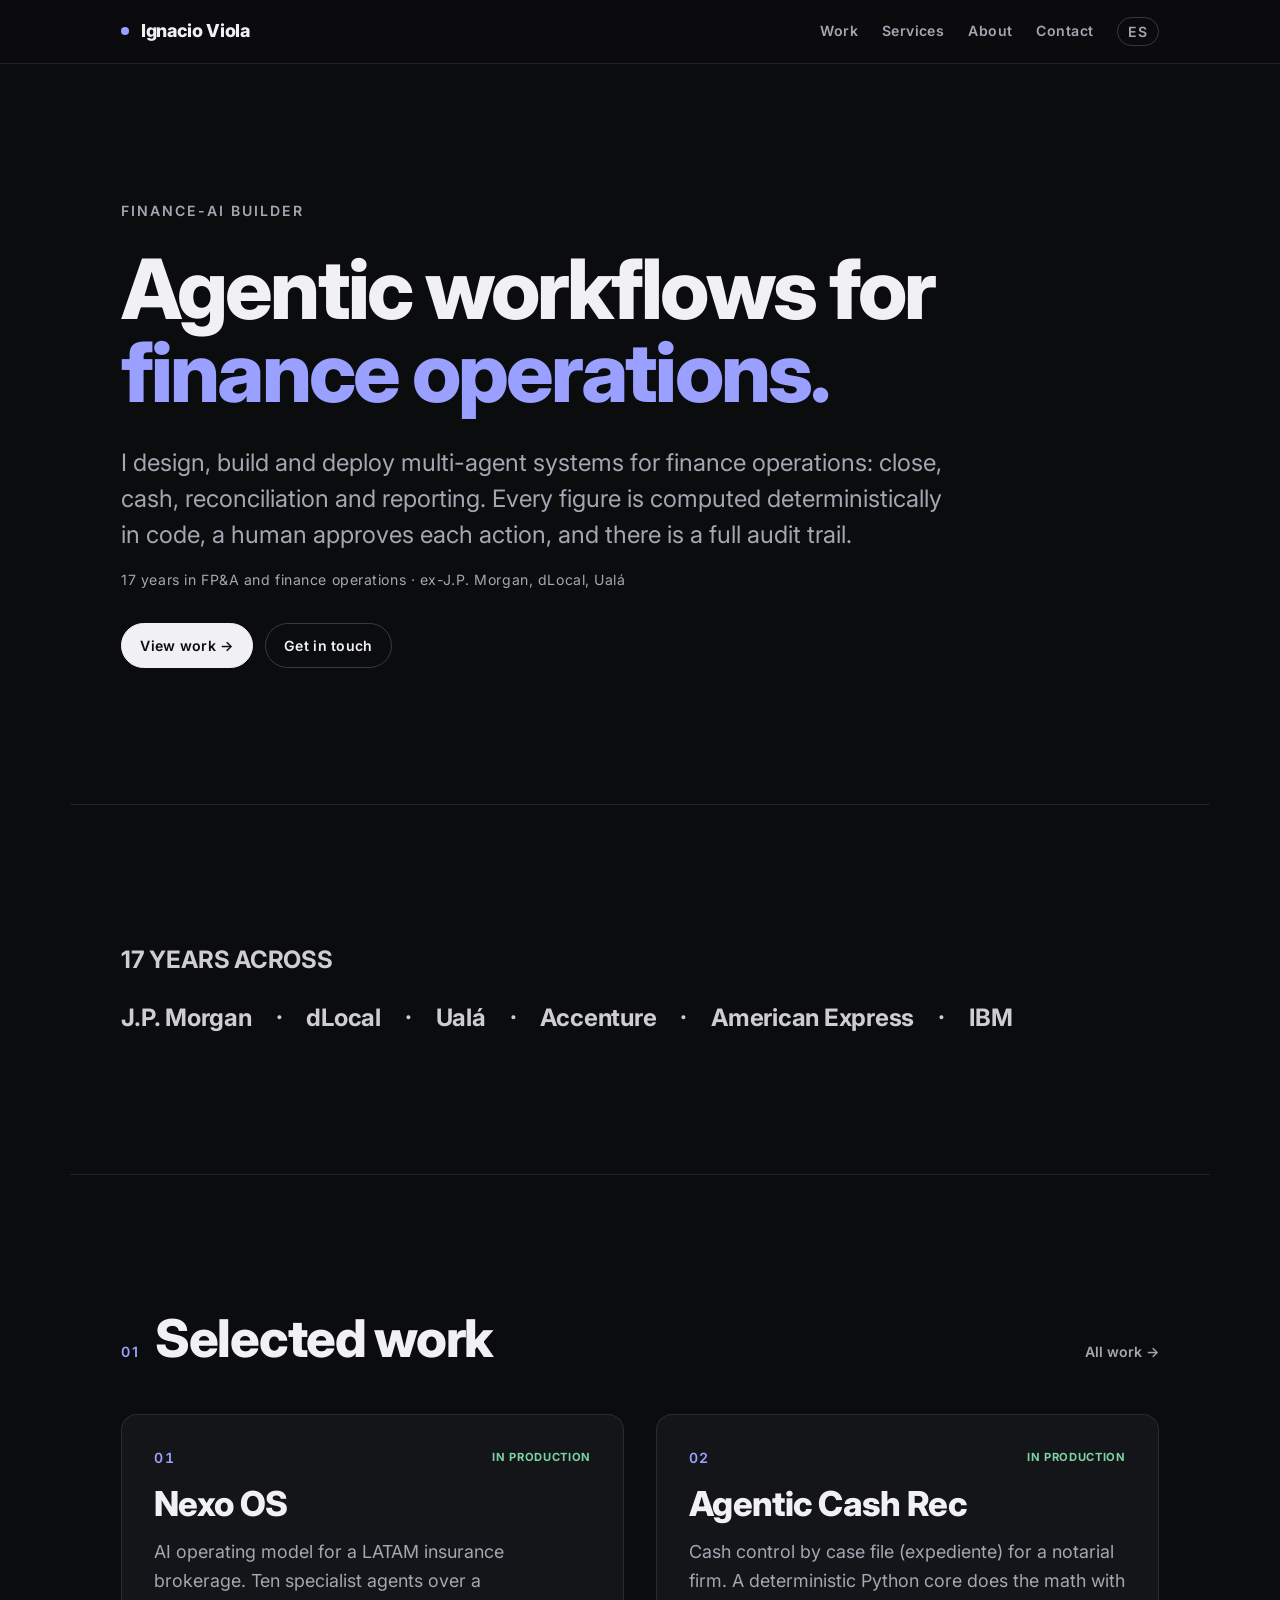
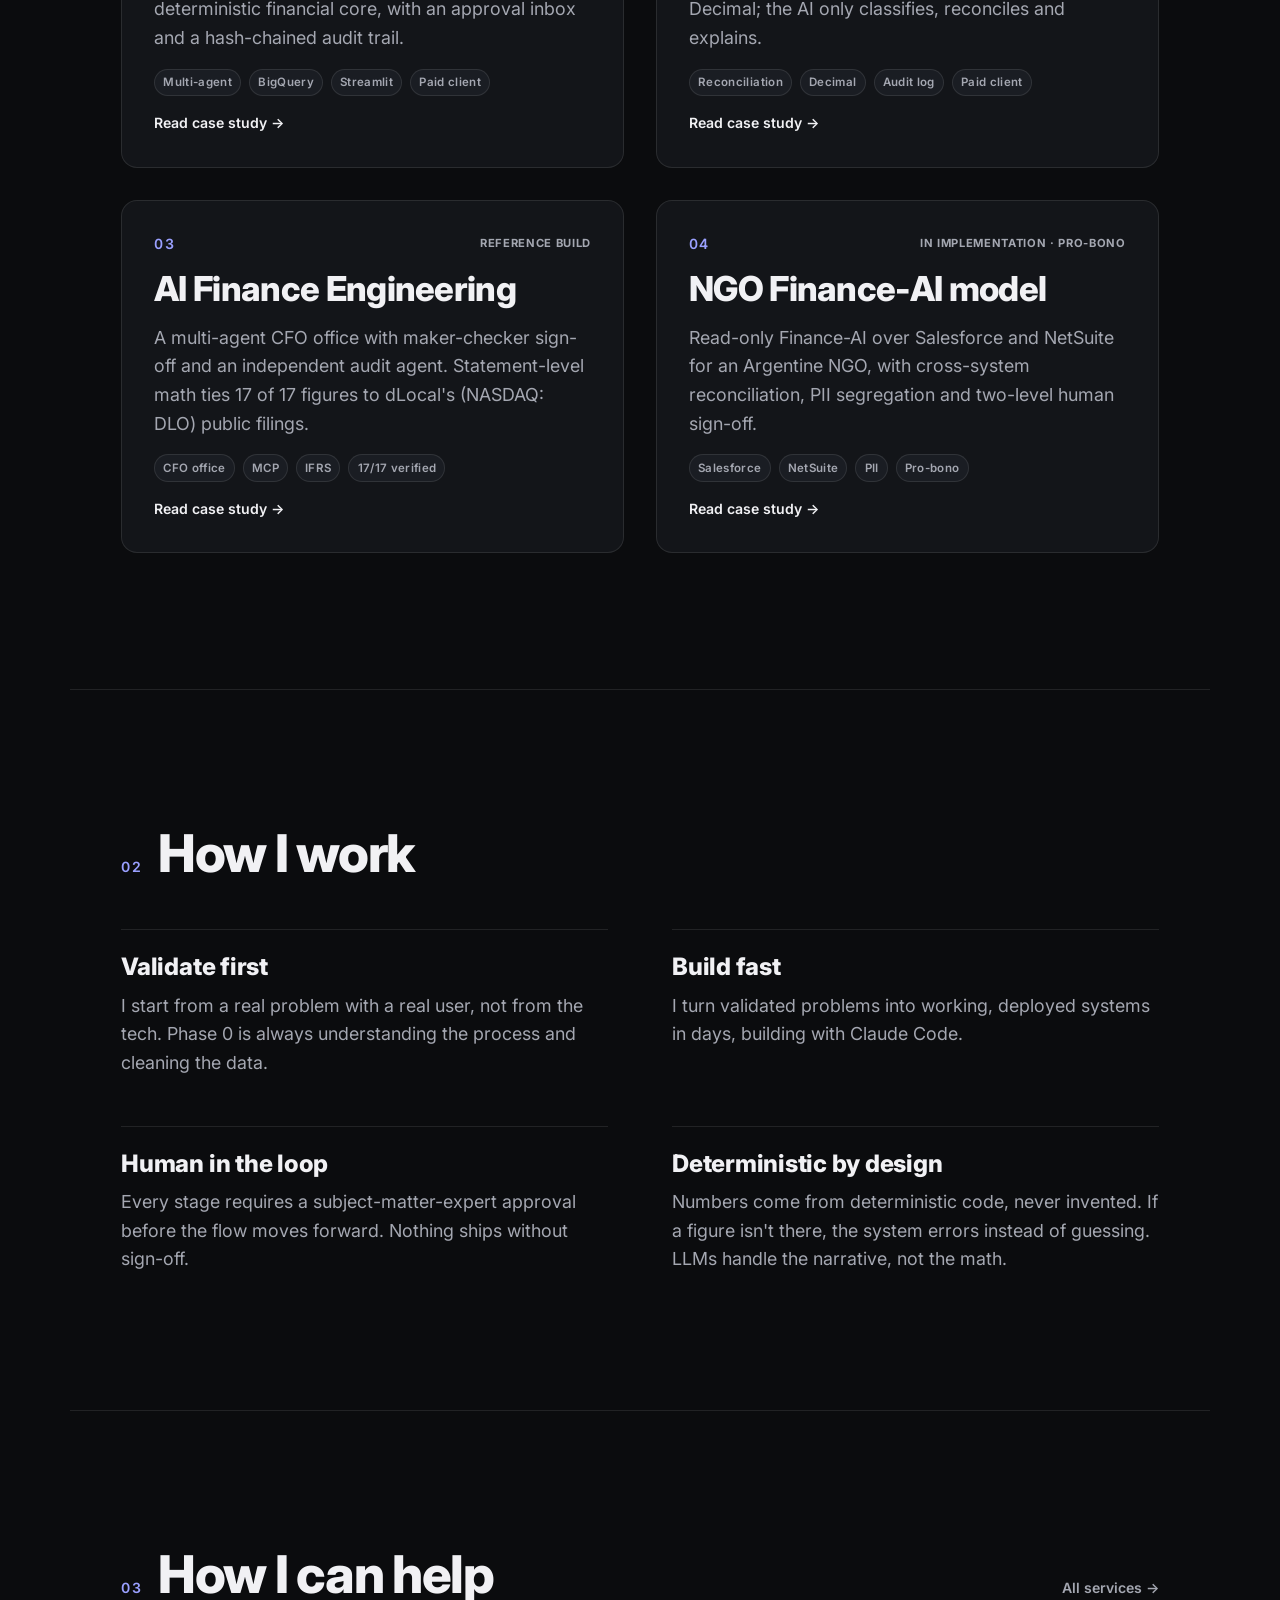
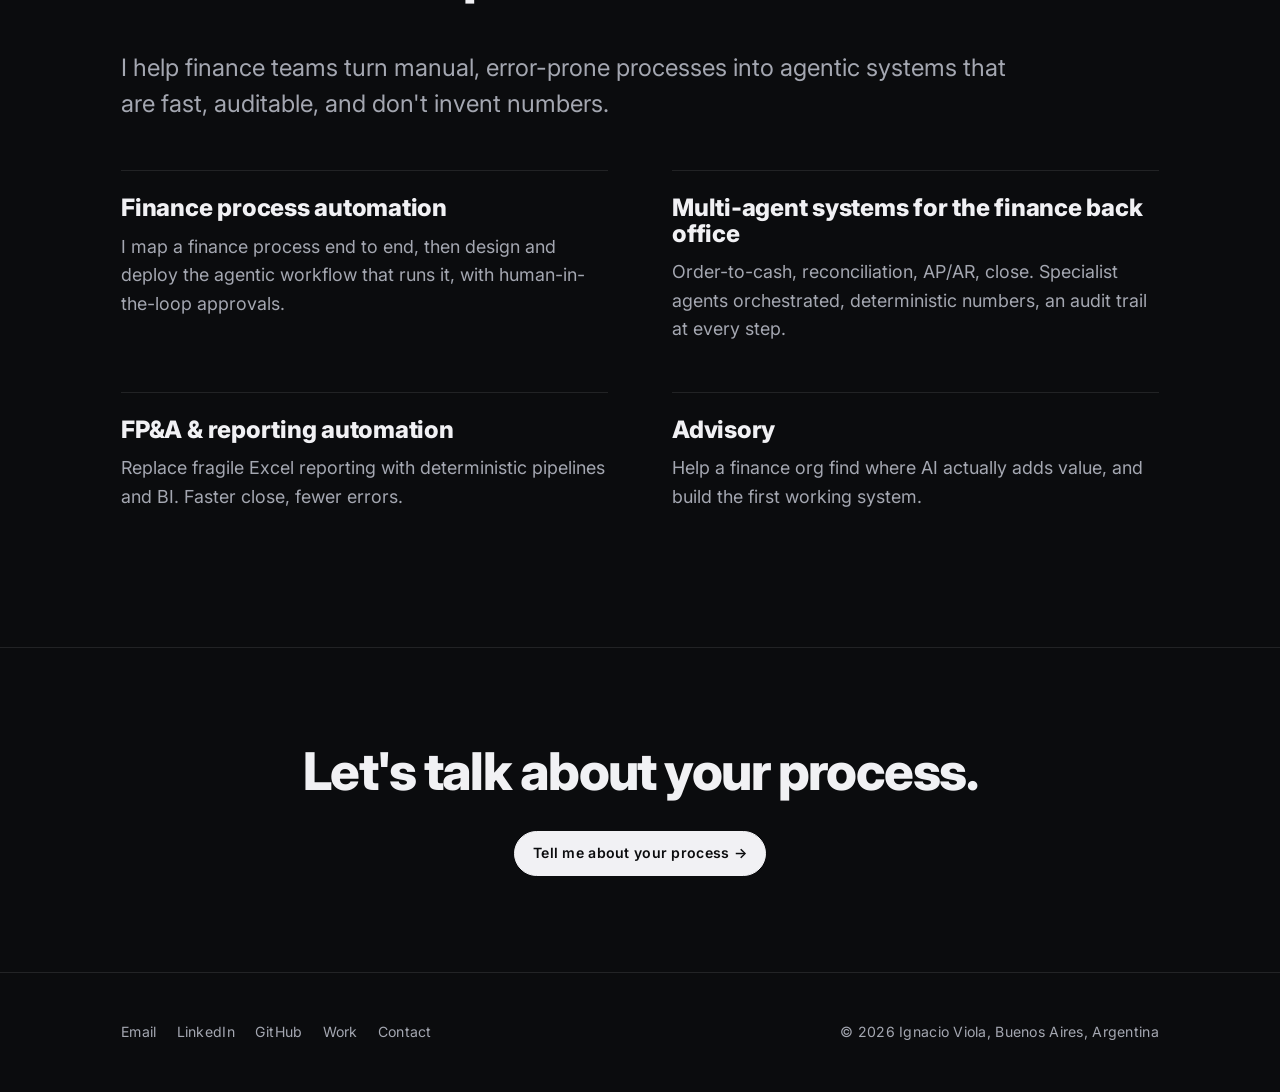
<file: index.html>
<!DOCTYPE html>
<html lang="en">
<head>
<meta charset="UTF-8">
<meta name="viewport" content="width=device-width, initial-scale=1.0">
<title>Ignacio Viola, Finance-AI Builder</title>
<meta name="description" content="Ignacio Viola designs, builds and deploys multi-agent systems for finance operations, close, cash, reconciliation, reporting, with deterministic numbers, human approval on every action, and a full audit trail. 17 years in FP&A and finance ops. ex-J.P. Morgan, dLocal, Ualá.">
<meta name="robots" content="index, follow">
<meta name="theme-color" content="#0b0c0e">
<script>document.documentElement.classList.add('js');</script>
<!-- Live at https://ignacioviola.com -->
<link rel="canonical" href="https://ignacioviola.com/">
<link rel="icon" type="image/svg+xml" href="favicon.svg">
<link rel="apple-touch-icon" href="imgs/apple-touch-icon.png">

<meta property="og:type" content="website">
<meta property="og:site_name" content="Ignacio Viola">
<meta property="og:title" content="Ignacio Viola, Finance-AI Builder">
<meta property="og:description" content="Multi-agent systems for finance operations. Deterministic numbers, human-in-the-loop, full audit trail. ex-J.P. Morgan, dLocal, Ualá.">
<meta property="og:url" content="https://ignacioviola.com/">
<!-- TODO: add real 1200x630 share image at imgs/og.jpg -->
<meta property="og:image" content="https://ignacioviola.com/imgs/og.jpg">
<meta property="og:image:width" content="1200">
<meta property="og:image:height" content="630">
<meta name="twitter:card" content="summary_large_image">
<meta name="twitter:title" content="Ignacio Viola, Finance-AI Builder">
<meta name="twitter:description" content="Multi-agent systems for finance operations. Deterministic numbers, human-in-the-loop, full audit trail.">
<meta name="twitter:image" content="https://ignacioviola.com/imgs/og.jpg">

<link rel="preconnect" href="https://fonts.googleapis.com">
<link rel="preconnect" href="https://fonts.gstatic.com" crossorigin>
<link href="https://fonts.googleapis.com/css2?family=Inter:wght@400;600;800&display=swap" rel="stylesheet">
<link rel="stylesheet" href="styles.css">
<script src="site.js" defer></script>

<script type="application/ld+json">
{
  "@context": "https://schema.org",
  "@type": "Person",
  "name": "Ignacio Viola",
  "jobTitle": "Finance-AI Builder",
  "description": "Designs, builds and deploys multi-agent systems for finance operations with deterministic numbers, human-in-the-loop approval and full audit trails. 17 years in FP&A and finance operations.",
  "address": { "@type": "PostalAddress", "addressLocality": "Buenos Aires", "addressCountry": "AR" },
  "email": "mailto:ignacioviola1984@gmail.com",
  "url": "https://ignacioviola.com/",
  "sameAs": [
    "https://www.linkedin.com/in/ignacioviola",
    "https://github.com/ignacioviola1984-spec"
  ]
}
</script>
</head>

<body class="lang-en" id="top">
<a class="skip-link" href="#main"><span class="en">Skip to content</span><span class="es">Saltar al contenido</span></a>

<header class="site-header">
  <div class="header-inner">
    <a class="brand" href="index.html"><span class="dot" aria-hidden="true"></span>Ignacio Viola</a>
    <div class="header-right">
      <nav class="nav" id="nav" aria-label="Primary">
        <a href="work.html"><span class="en">Work</span><span class="es">Trabajo</span></a>
        <a href="services.html"><span class="en">Services</span><span class="es">Servicios</span></a>
        <a href="about.html"><span class="en">About</span><span class="es">Sobre mí</span></a>
        <a href="contact.html"><span class="en">Contact</span><span class="es">Contacto</span></a>
      </nav>
      <button class="lang-toggle" id="langBtn" type="button" onclick="toggleLang()">ES</button>
      <button class="nav-toggle" id="navToggle" type="button" aria-expanded="false" aria-controls="nav" onclick="toggleNav()" aria-label="Menu">
        <svg viewBox="0 0 24 24" fill="none" stroke="currentColor" stroke-width="2" stroke-linecap="round"><path d="M3 6h18M3 12h18M3 18h18"/></svg>
      </button>
    </div>
  </div>
</header>

<main id="main">

  <!-- HERO -->
  <section class="hero wrap" aria-labelledby="hero-title" data-reveal>
    <p class="label">Finance-AI Builder</p>
    <h1 class="display" id="hero-title">
      <span class="en">Agentic workflows for <span class="accent">finance operations.</span></span>
      <span class="es">Flujos de trabajo agénticos para <span class="accent">operaciones financieras.</span></span>
    </h1>
    <p class="hero-sub">
      <span class="en">I design, build and deploy multi-agent systems for finance operations: close, cash, reconciliation and reporting. Every figure is computed deterministically in code, a human approves each action, and there is a full audit trail.</span>
      <span class="es">Diseño, construyo y despliego sistemas multiagente para operaciones financieras: cierre, caja, conciliación y reporting. Cada cifra se calcula de forma determinista en código, un humano aprueba cada acción y hay trazabilidad completa.</span>
    </p>
    <p class="hero-meta">
      <span class="en">17 years in FP&amp;A and finance operations · ex-J.P.&nbsp;Morgan, dLocal, Ualá</span>
      <span class="es">17 años en FP&amp;A y operaciones financieras · ex-J.P.&nbsp;Morgan, dLocal, Ualá</span>
    </p>
    <div class="hero-ctas">
      <a class="btn btn--solid" href="work.html"><span class="en">View work →</span><span class="es">Ver trabajo →</span></a>
      <a class="btn" href="contact.html"><span class="en">Get in touch</span><span class="es">Hablemos</span></a>
    </div>
  </section>

  <!-- PROOF -->
  <section class="section wrap" aria-label="Experience" data-reveal>
    <div class="proof">
      <span class="label"><span class="en">17 years across</span><span class="es">17 años en</span></span>
      <span>J.P. Morgan</span><span class="sep">·</span>
      <span>dLocal</span><span class="sep">·</span>
      <span>Ualá</span><span class="sep">·</span>
      <span>Accenture</span><span class="sep">·</span>
      <span>American Express</span><span class="sep">·</span>
      <span>IBM</span>
    </div>
  </section>

  <!-- SELECTED WORK -->
  <section class="section wrap" id="work" aria-labelledby="work-title" data-reveal>
    <div class="section-head">
      <span class="idx">01</span>
      <h2 class="section-title" id="work-title"><span class="en">Selected work</span><span class="es">Trabajo selecto</span></h2>
      <a class="section-link" href="work.html"><span class="en">All work →</span><span class="es">Todo el trabajo →</span></a>
    </div>

    <div class="work-grid">

      <a class="card" href="nexo-os.html">
        <div class="card-top">
          <span class="card-num">01</span>
          <span class="card-status is-live"><span class="en">In production</span><span class="es">En producción</span></span>
        </div>
        <h3>Nexo OS</h3>
        <p>
          <span class="en">AI operating model for a LATAM insurance brokerage. Ten specialist agents over a deterministic financial core, with an approval inbox and a hash-chained audit trail.</span>
          <span class="es">Modelo operativo de IA para un broker de seguros de LATAM. Diez agentes especialistas sobre un núcleo financiero determinista, con bandeja de aprobación y auditoría hash-encadenada.</span>
        </p>
        <div class="tags"><span class="tag">Multi-agent</span><span class="tag">BigQuery</span><span class="tag">Streamlit</span><span class="tag">Paid client</span></div>
        <span class="card-go"><span class="en">Read case study →</span><span class="es">Ver caso →</span></span>
      </a>

      <a class="card" href="agentic-cash-rec.html">
        <div class="card-top">
          <span class="card-num">02</span>
          <span class="card-status is-live"><span class="en">In production</span><span class="es">En producción</span></span>
        </div>
        <h3><span class="en">Agentic Cash Rec</span><span class="es">Conciliación de caja agéntica</span></h3>
        <p>
          <span class="en">Cash control by case file (expediente) for a notarial firm. A deterministic Python core does the math with Decimal; the AI only classifies, reconciles and explains.</span>
          <span class="es">Control de caja por expediente para un negocio notarial. Un núcleo en Python determinista hace la matemática con Decimal; la IA solo clasifica, concilia y explica.</span>
        </p>
        <div class="tags"><span class="tag">Reconciliation</span><span class="tag">Decimal</span><span class="tag">Audit log</span><span class="tag">Paid client</span></div>
        <span class="card-go"><span class="en">Read case study →</span><span class="es">Ver caso →</span></span>
      </a>

      <a class="card" href="ai-finance-engineering.html">
        <div class="card-top">
          <span class="card-num">03</span>
          <span class="card-status"><span class="en">Reference build</span><span class="es">Build de referencia</span></span>
        </div>
        <h3>AI Finance Engineering</h3>
        <p>
          <span class="en">A multi-agent CFO office with maker-checker sign-off and an independent audit agent. Statement-level math ties 17 of 17 figures to dLocal's (NASDAQ: DLO) public filings.</span>
          <span class="es">Una oficina del CFO multiagente con sign-off maker-checker y un agente de auditoría independiente. La matemática a nivel de estados ata 17 de 17 cifras a los reportes públicos de dLocal (NASDAQ: DLO).</span>
        </p>
        <div class="tags"><span class="tag">CFO office</span><span class="tag">MCP</span><span class="tag">IFRS</span><span class="tag">17/17 verified</span></div>
        <span class="card-go"><span class="en">Read case study →</span><span class="es">Ver caso →</span></span>
      </a>

      <a class="card" href="ngo-foundation.html">
        <div class="card-top">
          <span class="card-num">04</span>
          <span class="card-status"><span class="en">In implementation · pro-bono</span><span class="es">En implementación · pro-bono</span></span>
        </div>
        <h3><span class="en">NGO Finance-AI model</span><span class="es">Modelo Finance-AI para ONG</span></h3>
        <p>
          <span class="en">Read-only Finance-AI over Salesforce and NetSuite for an Argentine NGO, with cross-system reconciliation, PII segregation and two-level human sign-off.</span>
          <span class="es">Finance-AI read-only sobre Salesforce y NetSuite para una ONG argentina, con conciliación cross-system, segregación de PII y sign-off humano de dos niveles.</span>
        </p>
        <div class="tags"><span class="tag">Salesforce</span><span class="tag">NetSuite</span><span class="tag">PII</span><span class="tag">Pro-bono</span></div>
        <span class="card-go"><span class="en">Read case study →</span><span class="es">Ver caso →</span></span>
      </a>

    </div>
  </section>

  <!-- METHOD -->
  <section class="section wrap" id="method" aria-labelledby="method-title" data-reveal>
    <div class="section-head">
      <span class="idx">02</span>
      <h2 class="section-title" id="method-title"><span class="en">How I work</span><span class="es">Cómo trabajo</span></h2>
    </div>
    <div class="grid-2">
      <article class="principle">
        <h3><span class="en">Validate first</span><span class="es">Validar primero</span></h3>
        <p><span class="en">I start from a real problem with a real user, not from the tech. Phase&nbsp;0 is always understanding the process and cleaning the data.</span><span class="es">Empiezo por un problema real con un usuario real, no por la tecnología. La Fase&nbsp;0 siempre es entender el proceso y limpiar los datos.</span></p>
      </article>
      <article class="principle">
        <h3><span class="en">Build fast</span><span class="es">Construir rápido</span></h3>
        <p><span class="en">I turn validated problems into working, deployed systems in days, building with Claude Code.</span><span class="es">Convierto problemas validados en sistemas funcionando y desplegados en días, construyendo con Claude Code.</span></p>
      </article>
      <article class="principle">
        <h3><span class="en">Human in the loop</span><span class="es">Humano en el loop</span></h3>
        <p><span class="en">Every stage requires a subject-matter-expert approval before the flow moves forward. Nothing ships without sign-off.</span><span class="es">Cada etapa requiere la aprobación de un experto antes de que el flujo avance. Nada se publica sin firma.</span></p>
      </article>
      <article class="principle">
        <h3><span class="en">Deterministic by design</span><span class="es">Determinista por diseño</span></h3>
        <p><span class="en">Numbers come from deterministic code, never invented. If a figure isn't there, the system errors instead of guessing. LLMs handle the narrative, not the math.</span><span class="es">Los números salen de código determinista, nunca inventados. Si un dato no está, el sistema da error en vez de adivinar. Los LLM manejan la narrativa, no la matemática.</span></p>
      </article>
    </div>
  </section>

  <!-- SERVICES TEASER -->
  <section class="section wrap" id="services" aria-labelledby="services-title" data-reveal>
    <div class="section-head">
      <span class="idx">03</span>
      <h2 class="section-title" id="services-title"><span class="en">How I can help</span><span class="es">Cómo puedo ayudar</span></h2>
      <a class="section-link" href="services.html"><span class="en">All services →</span><span class="es">Todos los servicios →</span></a>
    </div>
    <p class="lead" style="margin-bottom: var(--space-12)">
      <span class="en">I help finance teams turn manual, error-prone processes into agentic systems that are fast, auditable, and don't invent numbers.</span>
      <span class="es">Ayudo a equipos de finanzas a convertir procesos manuales y propensos a errores en sistemas agénticos que son rápidos, auditables y no inventan números.</span>
    </p>
    <div class="grid-2">
      <article class="offer">
        <h3><span class="en">Finance process automation</span><span class="es">Automatización de procesos financieros</span></h3>
        <p><span class="en">I map a finance process end to end, then design and deploy the agentic workflow that runs it, with human-in-the-loop approvals.</span><span class="es">Mapeo un proceso financiero de punta a punta, y después diseño y despliego el flujo agéntico que lo ejecuta, con aprobaciones humanas en el loop.</span></p>
      </article>
      <article class="offer">
        <h3><span class="en">Multi-agent systems for the finance back office</span><span class="es">Sistemas multiagente para el back office</span></h3>
        <p><span class="en">Order-to-cash, reconciliation, AP/AR, close. Specialist agents orchestrated, deterministic numbers, an audit trail at every step.</span><span class="es">Order-to-cash, conciliación, AP/AR, cierre. Agentes especialistas orquestados, números deterministas y trazabilidad en cada paso.</span></p>
      </article>
      <article class="offer">
        <h3><span class="en">FP&amp;A &amp; reporting automation</span><span class="es">Automatización de FP&amp;A y reporting</span></h3>
        <p><span class="en">Replace fragile Excel reporting with deterministic pipelines and BI. Faster close, fewer errors.</span><span class="es">Reemplazo el reporting frágil en Excel por pipelines deterministas y BI. Cierre más rápido, menos errores.</span></p>
      </article>
      <article class="offer">
        <h3><span class="en">Advisory</span><span class="es">Asesoría</span></h3>
        <p><span class="en">Help a finance org find where AI actually adds value, and build the first working system.</span><span class="es">Ayudo a un área de finanzas a encontrar dónde la IA realmente agrega valor, y a construir el primer sistema funcionando.</span></p>
      </article>
    </div>
  </section>

  <!-- CTA BAND -->
  <section class="cta-band" data-reveal>
    <div class="wrap">
      <h2><span class="en">Let's talk about your process.</span><span class="es">Hablemos de tu proceso.</span></h2>
      <a class="btn btn--solid" href="mailto:ignacioviola1984@gmail.com?subject=My%20process"><span class="en">Tell me about your process →</span><span class="es">Contame sobre tu proceso →</span></a>
    </div>
  </section>

</main>

<footer class="site-footer">
  <div class="footer-inner">
    <nav class="footer-nav" aria-label="Footer">
      <a href="mailto:ignacioviola1984@gmail.com">Email</a>
      <a href="https://www.linkedin.com/in/ignacioviola" target="_blank" rel="noopener">LinkedIn</a>
      <a href="https://github.com/ignacioviola1984-spec" target="_blank" rel="noopener">GitHub</a>
      <a href="work.html"><span class="en">Work</span><span class="es">Trabajo</span></a>
      <a href="contact.html"><span class="en">Contact</span><span class="es">Contacto</span></a>
    </nav>
    <div class="footer-meta">© 2026 Ignacio Viola, Buenos Aires, Argentina</div>
  </div>
</footer>

</body>
</html>
</file>
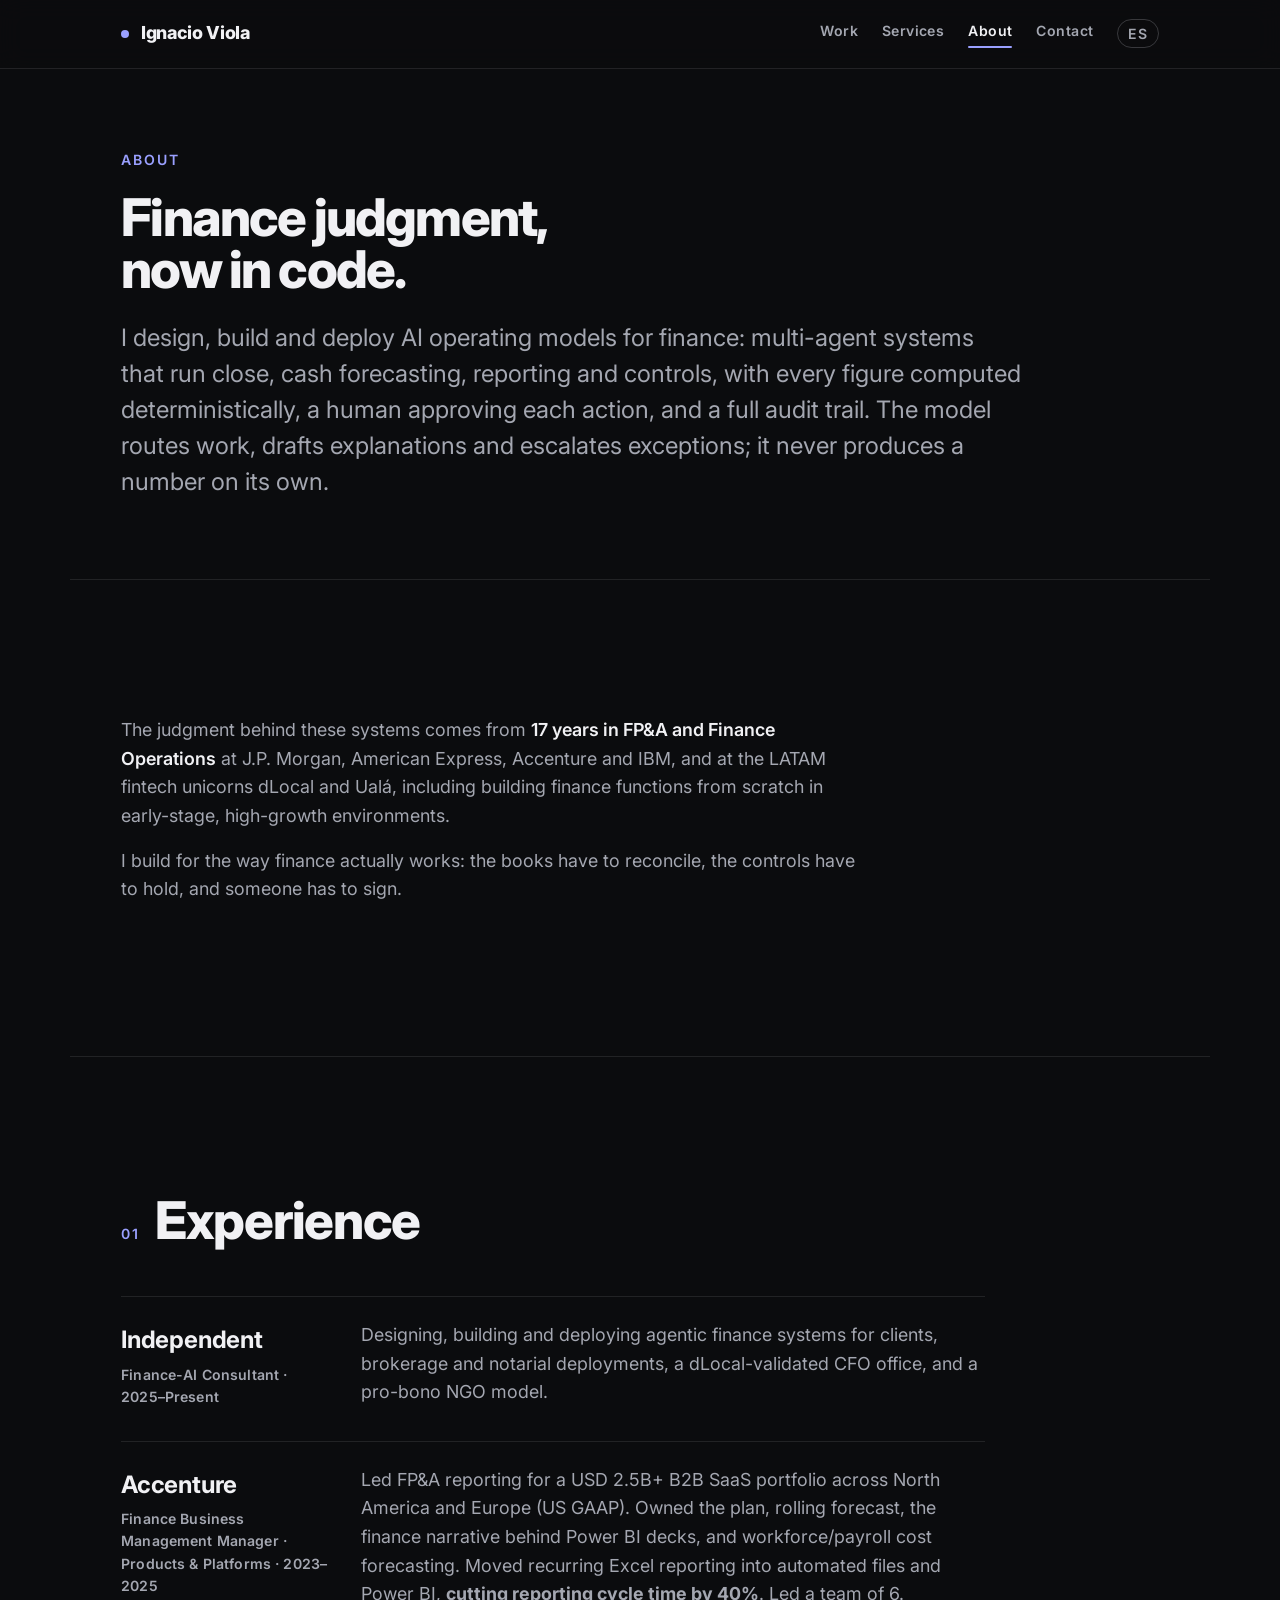
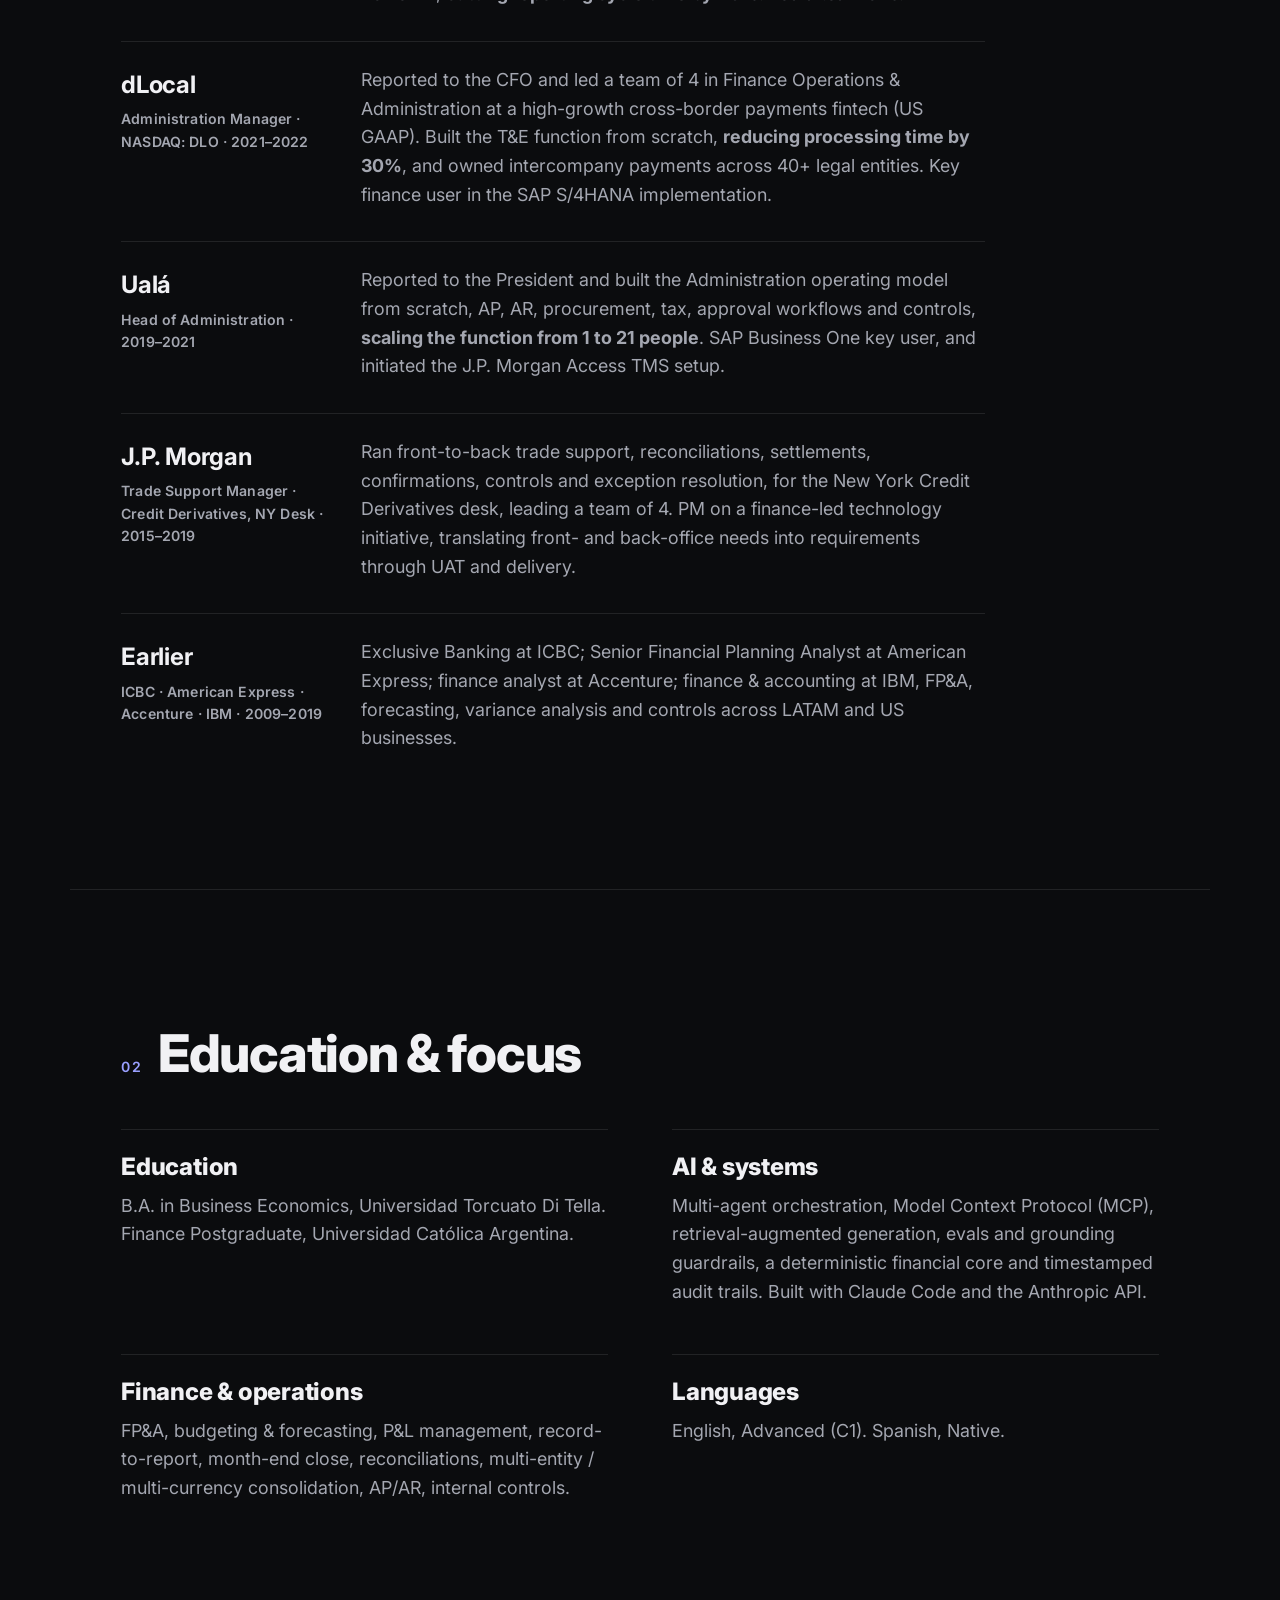
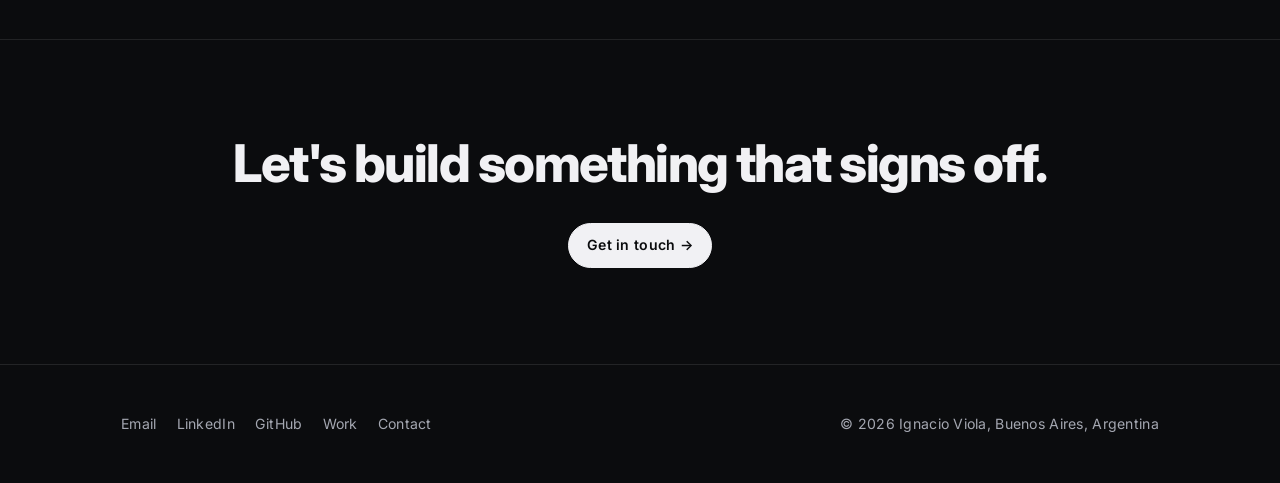
<file: about.html>
<!DOCTYPE html>
<html lang="en">
<head>
<meta charset="UTF-8">
<meta name="viewport" content="width=device-width, initial-scale=1.0">
<title>About, Ignacio Viola · Finance-AI Builder</title>
<meta name="description" content="17 years in FP&A and finance operations at J.P. Morgan, American Express, Accenture and IBM, and at LATAM fintech unicorns dLocal and Ualá, including building finance functions from scratch. Now an independent Finance-AI builder.">
<meta name="robots" content="index, follow">
<meta name="theme-color" content="#0b0c0e">
<script>document.documentElement.classList.add('js');</script>
<link rel="canonical" href="https://ignacioviola.com/about.html">
<link rel="icon" type="image/svg+xml" href="favicon.svg">
<link rel="apple-touch-icon" href="imgs/apple-touch-icon.png">
<meta property="og:type" content="profile">
<meta property="og:site_name" content="Ignacio Viola">
<meta property="og:title" content="About, Ignacio Viola · Finance-AI Builder">
<meta property="og:description" content="17 years in FP&A and finance operations across J.P. Morgan, dLocal, Ualá, Accenture, American Express and IBM.">
<meta property="og:url" content="https://ignacioviola.com/about.html">
<meta property="og:image" content="https://ignacioviola.com/imgs/og.jpg">
<meta name="twitter:card" content="summary_large_image">
<link rel="preconnect" href="https://fonts.googleapis.com">
<link rel="preconnect" href="https://fonts.gstatic.com" crossorigin>
<link href="https://fonts.googleapis.com/css2?family=Inter:wght@400;600;800&display=swap" rel="stylesheet">
<link rel="stylesheet" href="styles.css">
<script src="site.js" defer></script>
</head>

<body class="lang-en" id="top">
<a class="skip-link" href="#main"><span class="en">Skip to content</span><span class="es">Saltar al contenido</span></a>

<header class="site-header">
  <div class="header-inner">
    <a class="brand" href="index.html"><span class="dot" aria-hidden="true"></span>Ignacio Viola</a>
    <div class="header-right">
      <nav class="nav" id="nav" aria-label="Primary">
        <a href="work.html"><span class="en">Work</span><span class="es">Trabajo</span></a>
        <a href="services.html"><span class="en">Services</span><span class="es">Servicios</span></a>
        <a href="about.html" aria-current="page"><span class="en">About</span><span class="es">Sobre mí</span></a>
        <a href="contact.html"><span class="en">Contact</span><span class="es">Contacto</span></a>
      </nav>
      <button class="lang-toggle" id="langBtn" type="button" onclick="toggleLang()">ES</button>
      <button class="nav-toggle" id="navToggle" type="button" aria-expanded="false" aria-controls="nav" onclick="toggleNav()" aria-label="Menu">
        <svg viewBox="0 0 24 24" fill="none" stroke="currentColor" stroke-width="2" stroke-linecap="round"><path d="M3 6h18M3 12h18M3 18h18"/></svg>
      </button>
    </div>
  </div>
</header>

<main id="main">
  <section class="case-hero wrap" data-reveal>
    <p class="label label--accent"><span class="en">About</span><span class="es">Sobre mí</span></p>
    <h1 class="display"><span class="en">Finance judgment,<br>now in code.</span><span class="es">Criterio financiero,<br>ahora en código.</span></h1>
    <p class="lead"><span class="en">I design, build and deploy AI operating models for finance: multi-agent systems that run close, cash forecasting, reporting and controls, with every figure computed deterministically, a human approving each action, and a full audit trail. The model routes work, drafts explanations and escalates exceptions; it never produces a number on its own.</span><span class="es">Diseño, construyo y despliego modelos operativos de IA para finanzas: sistemas multiagente que corren cierre, forecast de caja, reporting y controles, con cada cifra calculada de forma determinista, un humano aprobando cada acción y trazabilidad completa. El modelo rutea trabajo, redacta explicaciones y escala excepciones; nunca produce un número por su cuenta.</span></p>
  </section>

  <section class="section wrap" data-reveal>
    <div class="prose">
      <p><span class="en">The judgment behind these systems comes from <strong>17 years in FP&amp;A and Finance Operations</strong> at J.P. Morgan, American Express, Accenture and IBM, and at the LATAM fintech unicorns dLocal and Ualá, including building finance functions from scratch in early-stage, high-growth environments.</span><span class="es">El criterio detrás de estos sistemas viene de <strong>17 años en FP&amp;A y Operaciones Financieras</strong> en J.P. Morgan, American Express, Accenture e IBM, y en los unicornios fintech de LATAM dLocal y Ualá, incluyendo construir áreas de finanzas desde cero en entornos de etapa temprana y alto crecimiento.</span></p>
      <p><span class="en">I build for the way finance actually works: the books have to reconcile, the controls have to hold, and someone has to sign.</span><span class="es">Construyo para cómo funcionan las finanzas de verdad: los libros tienen que conciliar, los controles tienen que sostenerse, y alguien tiene que firmar.</span></p>
    </div>
  </section>

  <section class="section wrap" aria-labelledby="exp" data-reveal>
    <div class="section-head"><span class="idx">01</span><h2 class="section-title" id="exp"><span class="en">Experience</span><span class="es">Experiencia</span></h2></div>
    <div class="timeline">
      <div class="role">
        <div class="org"><span class="en">Independent</span><span class="es">Independiente</span><span class="seat"><span class="en">Finance-AI Consultant · 2025–Present</span><span class="es">Consultor Finance-AI · 2025–Presente</span></span></div>
        <p><span class="en">Designing, building and deploying agentic finance systems for clients, brokerage and notarial deployments, a dLocal-validated CFO office, and a pro-bono NGO model.</span><span class="es">Diseño, construcción y despliegue de sistemas financieros agénticos para clientes, despliegues en broker y notarial, una oficina del CFO validada contra dLocal, y un modelo pro-bono para una ONG.</span></p>
      </div>
      <div class="role">
        <div class="org">Accenture<span class="seat"><span class="en">Finance Business Management Manager · Products &amp; Platforms · 2023–2025</span><span class="es">Finance Business Management Manager · Products &amp; Platforms · 2023–2025</span></span></div>
        <p><span class="en">Led FP&amp;A reporting for a USD 2.5B+ B2B SaaS portfolio across North America and Europe (US GAAP). Owned the plan, rolling forecast, the finance narrative behind Power BI decks, and workforce/payroll cost forecasting. Moved recurring Excel reporting into automated files and Power BI, <strong>cutting reporting cycle time by 40%</strong>. Led a team of 6.</span><span class="es">Lideré el reporting de FP&amp;A de un portfolio SaaS B2B de USD 2.5B+ en Norteamérica y Europa (US GAAP). Dueño del plan, el forecast rolling, la narrativa financiera detrás de los decks de Power BI y el forecast de costos de nómina. Migré el reporting recurrente de Excel a archivos automatizados y Power BI, <strong>reduciendo el ciclo de reporting en 40%</strong>. Lideré un equipo de 6.</span></p>
      </div>
      <div class="role">
        <div class="org">dLocal<span class="seat"><span class="en">Administration Manager · NASDAQ: DLO · 2021–2022</span><span class="es">Administration Manager · NASDAQ: DLO · 2021–2022</span></span></div>
        <p><span class="en">Reported to the CFO and led a team of 4 in Finance Operations &amp; Administration at a high-growth cross-border payments fintech (US GAAP). Built the T&amp;E function from scratch, <strong>reducing processing time by 30%</strong>, and owned intercompany payments across 40+ legal entities. Key finance user in the SAP S/4HANA implementation.</span><span class="es">Reporté al CFO y lideré un equipo de 4 en Operaciones Financieras y Administración en una fintech de pagos cross-border de alto crecimiento (US GAAP). Construí la función de T&amp;E desde cero, <strong>reduciendo el tiempo de procesamiento en 30%</strong>, y manejé pagos intercompany entre más de 40 entidades legales. Usuario clave de finanzas en la implementación de SAP S/4HANA.</span></p>
      </div>
      <div class="role">
        <div class="org">Ualá<span class="seat"><span class="en">Head of Administration · 2019–2021</span><span class="es">Head of Administration · 2019–2021</span></span></div>
        <p><span class="en">Reported to the President and built the Administration operating model from scratch, AP, AR, procurement, tax, approval workflows and controls, <strong>scaling the function from 1 to 21 people</strong>. SAP Business One key user, and initiated the J.P. Morgan Access TMS setup.</span><span class="es">Reporté al Presidente y construí el modelo operativo de Administración desde cero, AP, AR, compras, impuestos, workflows de aprobación y controles, <strong>escalando la función de 1 a 21 personas</strong>. Usuario clave de SAP Business One, e inicié el setup del TMS J.P. Morgan Access.</span></p>
      </div>
      <div class="role">
        <div class="org">J.P. Morgan<span class="seat"><span class="en">Trade Support Manager · Credit Derivatives, NY Desk · 2015–2019</span><span class="es">Trade Support Manager · Credit Derivatives, NY Desk · 2015–2019</span></span></div>
        <p><span class="en">Ran front-to-back trade support, reconciliations, settlements, confirmations, controls and exception resolution, for the New York Credit Derivatives desk, leading a team of 4. PM on a finance-led technology initiative, translating front- and back-office needs into requirements through UAT and delivery.</span><span class="es">Manejé el trade support front-to-back, conciliaciones, settlements, confirmaciones, controles y resolución de excepciones, para el desk de Credit Derivatives de Nueva York, liderando un equipo de 4. PM en una iniciativa de tecnología liderada por finanzas, traduciendo necesidades de front y back office en requerimientos, hasta UAT y entrega.</span></p>
      </div>
      <div class="role">
        <div class="org"><span class="en">Earlier</span><span class="es">Antes</span><span class="seat"><span class="en">ICBC · American Express · Accenture · IBM · 2009–2019</span><span class="es">ICBC · American Express · Accenture · IBM · 2009–2019</span></span></div>
        <p><span class="en">Exclusive Banking at ICBC; Senior Financial Planning Analyst at American Express; finance analyst at Accenture; finance &amp; accounting at IBM, FP&amp;A, forecasting, variance analysis and controls across LATAM and US businesses.</span><span class="es">Exclusive Banking en ICBC; Senior Financial Planning Analyst en American Express; analista de finanzas en Accenture; finanzas y contabilidad en IBM, FP&amp;A, forecasting, análisis de variaciones y controles en negocios de LATAM y EE.UU.</span></p>
      </div>
    </div>
  </section>

  <section class="section wrap" aria-labelledby="cred" data-reveal>
    <div class="section-head"><span class="idx">02</span><h2 class="section-title" id="cred"><span class="en">Education &amp; focus</span><span class="es">Formación y foco</span></h2></div>
    <div class="grid-2">
      <article class="principle">
        <h3><span class="en">Education</span><span class="es">Educación</span></h3>
        <p><span class="en">B.A. in Business Economics, Universidad Torcuato Di Tella. Finance Postgraduate, Universidad Católica Argentina.</span><span class="es">Lic. en Economía Empresarial, Universidad Torcuato Di Tella. Posgrado en Finanzas, Universidad Católica Argentina.</span></p>
      </article>
      <article class="principle">
        <h3><span class="en">AI &amp; systems</span><span class="es">IA y sistemas</span></h3>
        <p><span class="en">Multi-agent orchestration, Model Context Protocol (MCP), retrieval-augmented generation, evals and grounding guardrails, a deterministic financial core and timestamped audit trails. Built with Claude Code and the Anthropic API.</span><span class="es">Orquestación multiagente, Model Context Protocol (MCP), RAG, evals y guardrails de grounding, un núcleo financiero determinista y auditoría con timestamps. Construido con Claude Code y la Anthropic API.</span></p>
      </article>
      <article class="principle">
        <h3><span class="en">Finance &amp; operations</span><span class="es">Finanzas y operaciones</span></h3>
        <p><span class="en">FP&amp;A, budgeting &amp; forecasting, P&amp;L management, record-to-report, month-end close, reconciliations, multi-entity / multi-currency consolidation, AP/AR, internal controls.</span><span class="es">FP&amp;A, presupuesto y forecast, gestión de P&amp;L, record-to-report, cierre de mes, conciliaciones, consolidación multi-entidad / multi-moneda, AP/AR, controles internos.</span></p>
      </article>
      <article class="principle">
        <h3><span class="en">Languages</span><span class="es">Idiomas</span></h3>
        <p><span class="en">English, Advanced (C1). Spanish, Native.</span><span class="es">Inglés, Avanzado (C1). Español, Nativo.</span></p>
      </article>
    </div>
  </section>

  <section class="cta-band" data-reveal>
    <div class="wrap">
      <h2><span class="en">Let's build something that signs off.</span><span class="es">Construyamos algo que se pueda firmar.</span></h2>
      <a class="btn btn--solid" href="contact.html"><span class="en">Get in touch →</span><span class="es">Hablemos →</span></a>
    </div>
  </section>
</main>

<footer class="site-footer">
  <div class="footer-inner">
    <nav class="footer-nav" aria-label="Footer">
      <a href="mailto:ignacioviola1984@gmail.com">Email</a>
      <a href="https://www.linkedin.com/in/ignacioviola" target="_blank" rel="noopener">LinkedIn</a>
      <a href="https://github.com/ignacioviola1984-spec" target="_blank" rel="noopener">GitHub</a>
      <a href="work.html"><span class="en">Work</span><span class="es">Trabajo</span></a>
      <a href="contact.html"><span class="en">Contact</span><span class="es">Contacto</span></a>
    </nav>
    <div class="footer-meta">© 2026 Ignacio Viola, Buenos Aires, Argentina</div>
  </div>
</footer>

</body>
</html>
</file>
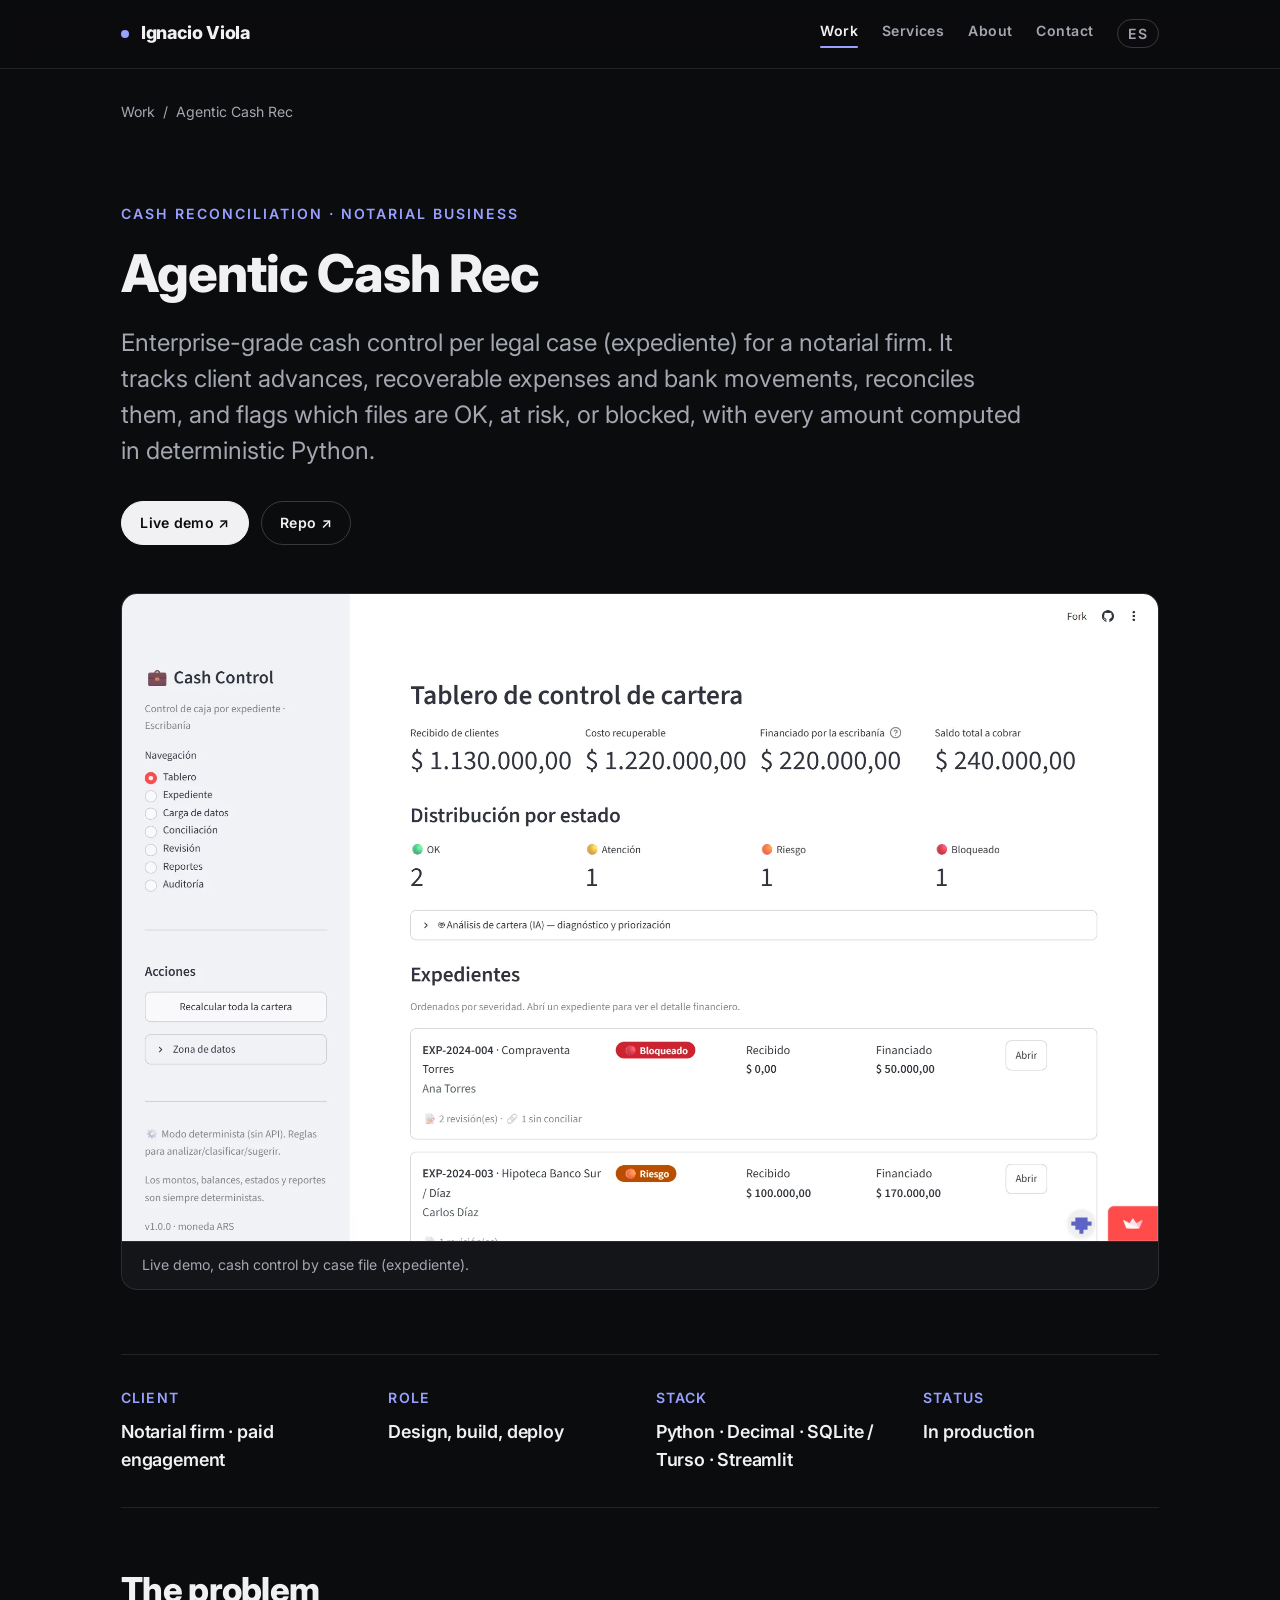
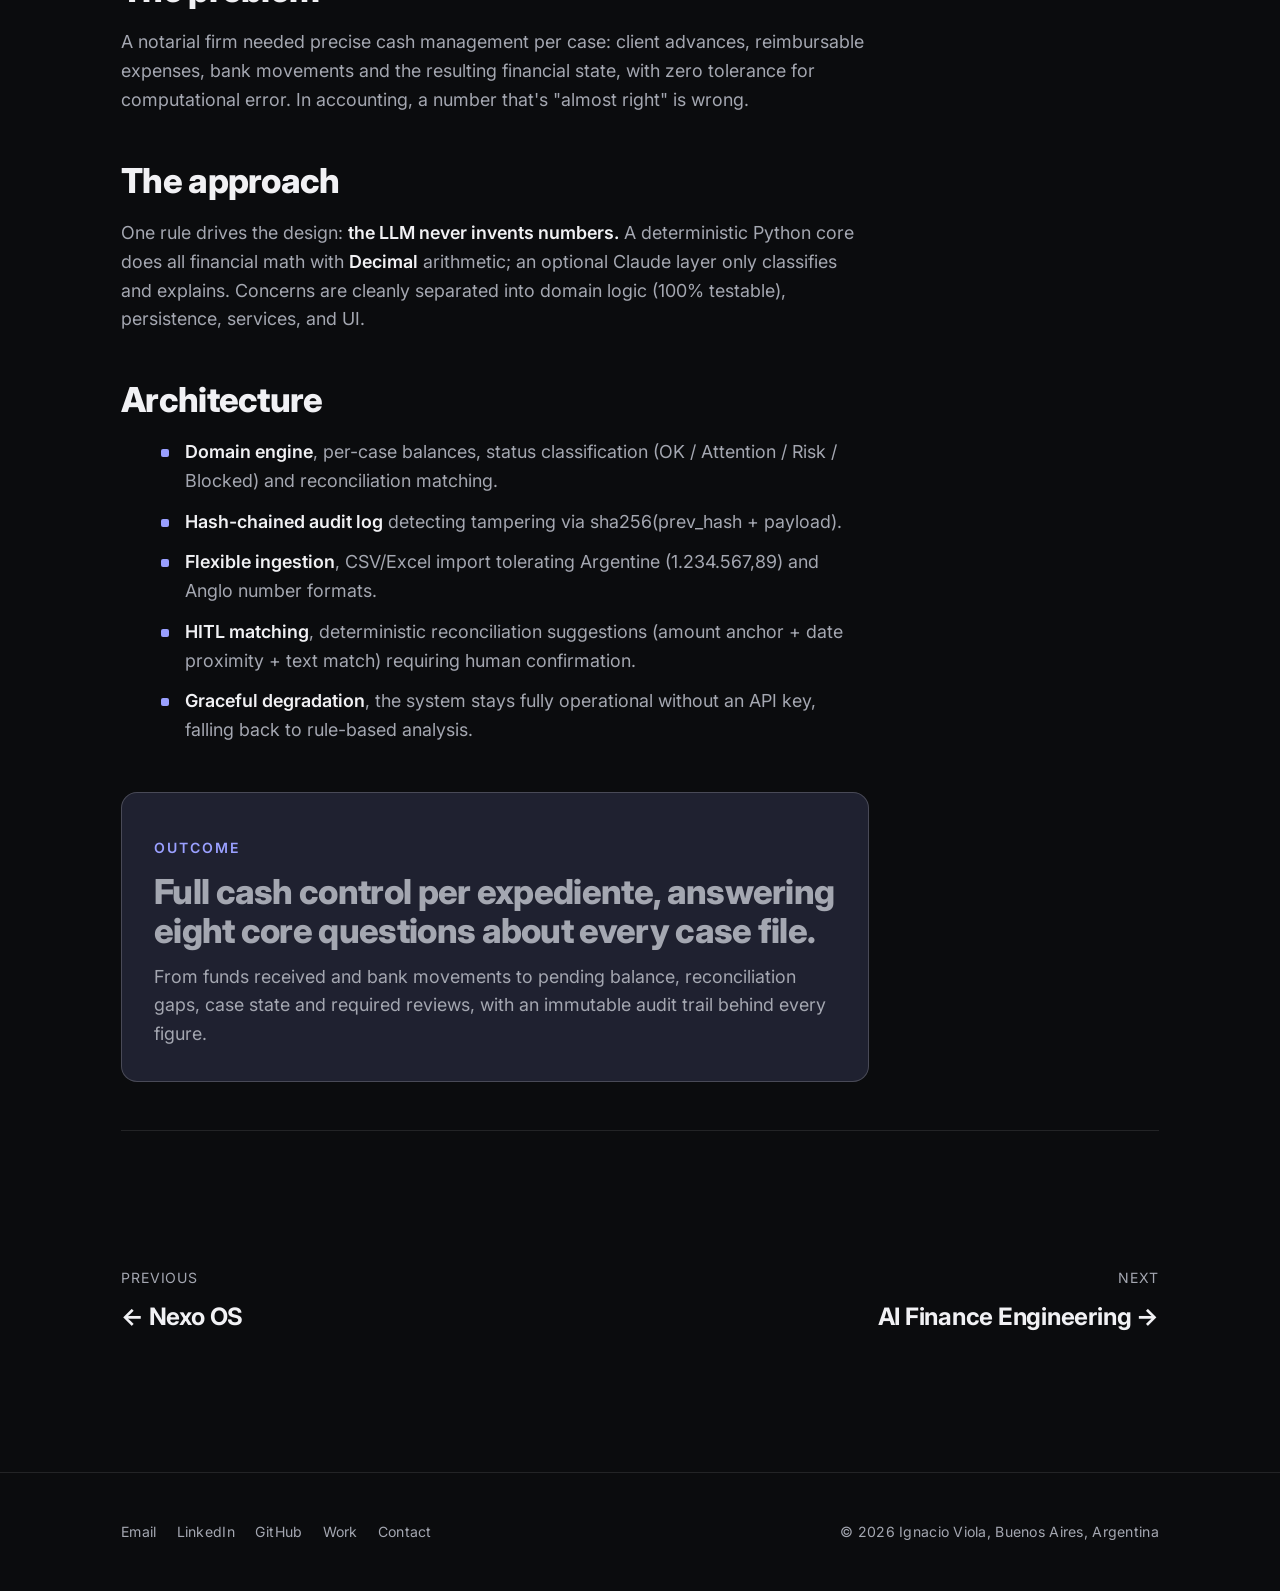
<file: agentic-cash-rec.html>
<!DOCTYPE html>
<html lang="en">
<head>
<meta charset="UTF-8">
<meta name="viewport" content="width=device-width, initial-scale=1.0">
<title>Agentic Cash Rec, cash control by case file · Ignacio Viola</title>
<meta name="description" content="Agentic Cash Rec: cash control by case file (expediente) for a notarial firm. A deterministic Python core does the math with Decimal; the AI only classifies, reconciles and explains.">
<meta name="robots" content="index, follow">
<meta name="theme-color" content="#0b0c0e">
<script>document.documentElement.classList.add('js');</script>
<link rel="canonical" href="https://ignacioviola.com/agentic-cash-rec.html">
<link rel="icon" type="image/svg+xml" href="favicon.svg">
<link rel="apple-touch-icon" href="imgs/apple-touch-icon.png">
<meta property="og:type" content="article">
<meta property="og:site_name" content="Ignacio Viola">
<meta property="og:title" content="Agentic Cash Rec, cash control by case file">
<meta property="og:description" content="Deterministic Python core with Decimal; the AI only classifies, reconciles and explains. Paid client engagement.">
<meta property="og:url" content="https://ignacioviola.com/agentic-cash-rec.html">
<meta property="og:image" content="https://ignacioviola.com/imgs/og.jpg">
<meta name="twitter:card" content="summary_large_image">
<link rel="preconnect" href="https://fonts.googleapis.com">
<link rel="preconnect" href="https://fonts.gstatic.com" crossorigin>
<link href="https://fonts.googleapis.com/css2?family=Inter:wght@400;600;800&display=swap" rel="stylesheet">
<link rel="stylesheet" href="styles.css">
<script src="site.js" defer></script>
</head>

<body class="lang-en" id="top">
<a class="skip-link" href="#main"><span class="en">Skip to content</span><span class="es">Saltar al contenido</span></a>

<header class="site-header">
  <div class="header-inner">
    <a class="brand" href="index.html"><span class="dot" aria-hidden="true"></span>Ignacio Viola</a>
    <div class="header-right">
      <nav class="nav" id="nav" aria-label="Primary">
        <a href="work.html" aria-current="page"><span class="en">Work</span><span class="es">Trabajo</span></a>
        <a href="services.html"><span class="en">Services</span><span class="es">Servicios</span></a>
        <a href="about.html"><span class="en">About</span><span class="es">Sobre mí</span></a>
        <a href="contact.html"><span class="en">Contact</span><span class="es">Contacto</span></a>
      </nav>
      <button class="lang-toggle" id="langBtn" type="button" onclick="toggleLang()">ES</button>
      <button class="nav-toggle" id="navToggle" type="button" aria-expanded="false" aria-controls="nav" onclick="toggleNav()" aria-label="Menu">
        <svg viewBox="0 0 24 24" fill="none" stroke="currentColor" stroke-width="2" stroke-linecap="round"><path d="M3 6h18M3 12h18M3 18h18"/></svg>
      </button>
    </div>
  </div>
</header>

<main id="main">
  <div class="wrap breadcrumb">
    <a href="work.html"><span class="en">Work</span><span class="es">Trabajo</span></a><span class="sep">/</span><span><span class="en">Agentic Cash Rec</span><span class="es">Conciliación de caja agéntica</span></span>
  </div>

  <article>
    <header class="case-hero wrap" data-reveal>
      <p class="label label--accent"><span class="en">Cash reconciliation · Notarial business</span><span class="es">Conciliación de caja · Negocio notarial</span></p>
      <h1><span class="en">Agentic Cash Rec</span><span class="es">Conciliación de caja agéntica</span></h1>
      <p class="lead">
        <span class="en">Enterprise-grade cash control per legal case (expediente) for a notarial firm. It tracks client advances, recoverable expenses and bank movements, reconciles them, and flags which files are OK, at risk, or blocked, with every amount computed in deterministic Python.</span>
        <span class="es">Control de caja de nivel enterprise por expediente para un negocio notarial. Sigue anticipos de clientes, gastos recuperables y movimientos bancarios, los concilia y marca qué expedientes están OK, en riesgo o bloqueados, con cada monto calculado en Python determinista.</span>
      </p>
      <div class="case-actions">
        <a class="btn btn--solid" href="https://cash-control-expediente.streamlit.app/" target="_blank" rel="noopener"><span class="en">Live demo ↗</span><span class="es">Demo en vivo ↗</span></a>
        <a class="btn" href="https://github.com/ignacioviola1984-spec/Agentic-Cash-Rec-for-Notarial-Business" target="_blank" rel="noopener">Repo ↗</a>
      </div>
    </header>

    <div class="wrap">
      <figure class="case-figure" data-reveal>
        <img src="imgs/demo-cashrec.webp" width="2049" height="1281" loading="lazy" decoding="async" alt="Cash Control dashboard: per-case balances and OK / Attention / Risk / Blocked status across case files.">
        <figcaption><span class="en">Live demo, cash control by case file (expediente).</span><span class="es">Demo en vivo, control de caja por expediente.</span></figcaption>
      </figure>
      <dl class="case-meta" data-reveal>
        <div><dt><span class="en">Client</span><span class="es">Cliente</span></dt><dd><span class="en">Notarial firm · paid engagement</span><span class="es">Negocio notarial · cliente pago</span></dd></div>
        <div><dt><span class="en">Role</span><span class="es">Rol</span></dt><dd><span class="en">Design, build, deploy</span><span class="es">Diseño, build, deploy</span></dd></div>
        <div><dt>Stack</dt><dd>Python · Decimal · SQLite / Turso · Streamlit</dd></div>
        <div><dt><span class="en">Status</span><span class="es">Estado</span></dt><dd><span class="en">In production</span><span class="es">En producción</span></dd></div>
      </dl>

      <section class="prose" data-reveal>
        <h2><span class="en">The problem</span><span class="es">El problema</span></h2>
        <p><span class="en">A notarial firm needed precise cash management per case: client advances, reimbursable expenses, bank movements and the resulting financial state, with zero tolerance for computational error. In accounting, a number that's "almost right" is wrong.</span><span class="es">Un negocio notarial necesitaba gestión de caja precisa por expediente: anticipos de clientes, gastos reembolsables, movimientos bancarios y el estado financiero resultante, con cero tolerancia al error de cálculo. En contabilidad, un número "casi bien" está mal.</span></p>
      </section>

      <section class="prose" data-reveal>
        <h2><span class="en">The approach</span><span class="es">El enfoque</span></h2>
        <p><span class="en">One rule drives the design: <strong>the LLM never invents numbers.</strong> A deterministic Python core does all financial math with <strong>Decimal</strong> arithmetic; an optional Claude layer only classifies and explains. Concerns are cleanly separated into domain logic (100% testable), persistence, services, and UI.</span><span class="es">Una regla guía el diseño: <strong>el LLM nunca inventa números.</strong> Un núcleo en Python determinista hace toda la matemática financiera con aritmética <strong>Decimal</strong>; una capa opcional de Claude solo clasifica y explica. Las responsabilidades están separadas: lógica de dominio (100% testeable), persistencia, servicios y UI.</span></p>
      </section>

      <section class="prose" data-reveal>
        <h2><span class="en">Architecture</span><span class="es">Arquitectura</span></h2>
        <ul>
          <li><span class="en"><strong>Domain engine</strong>, per-case balances, status classification (OK / Attention / Risk / Blocked) and reconciliation matching.</span><span class="es"><strong>Motor de dominio</strong>, saldos por expediente, clasificación de estado (OK / Atención / Riesgo / Bloqueado) y matching de conciliación.</span></li>
          <li><span class="en"><strong>Hash-chained audit log</strong> detecting tampering via sha256(prev_hash + payload).</span><span class="es"><strong>Auditoría hash-encadenada</strong> que detecta manipulación con sha256(prev_hash + payload).</span></li>
          <li><span class="en"><strong>Flexible ingestion</strong>, CSV/Excel import tolerating Argentine (1.234.567,89) and Anglo number formats.</span><span class="es"><strong>Ingesta flexible</strong>, import CSV/Excel que tolera formatos numéricos argentinos (1.234.567,89) y anglosajones.</span></li>
          <li><span class="en"><strong>HITL matching</strong>, deterministic reconciliation suggestions (amount anchor + date proximity + text match) requiring human confirmation.</span><span class="es"><strong>Matching HITL</strong>, sugerencias de conciliación deterministas (ancla de monto + proximidad de fecha + match de texto) que requieren confirmación humana.</span></li>
          <li><span class="en"><strong>Graceful degradation</strong>, the system stays fully operational without an API key, falling back to rule-based analysis.</span><span class="es"><strong>Degradación elegante</strong>, el sistema queda totalmente operativo sin API key, con análisis basado en reglas.</span></li>
        </ul>
      </section>

      <div class="callout" data-reveal>
        <p class="label"><span class="en">Outcome</span><span class="es">Resultado</span></p>
        <p class="big"><span class="en">Full cash control per expediente, answering eight core questions about every case file.</span><span class="es">Control total de caja por expediente, respondiendo ocho preguntas clave de cada caso.</span></p>
        <p><span class="en">From funds received and bank movements to pending balance, reconciliation gaps, case state and required reviews, with an immutable audit trail behind every figure.</span><span class="es">Desde fondos recibidos y movimientos bancarios hasta saldo pendiente, brechas de conciliación, estado del caso y revisiones requeridas, con una auditoría inmutable detrás de cada cifra.</span></p>
      </div>

      <nav class="pager section" aria-label="More work">
        <a href="nexo-os.html"><span class="pager-dir"><span class="en">Previous</span><span class="es">Anterior</span></span><span class="pager-title">← Nexo OS</span></a>
        <a class="next" href="ai-finance-engineering.html"><span class="pager-dir"><span class="en">Next</span><span class="es">Siguiente</span></span><span class="pager-title">AI Finance Engineering →</span></a>
      </nav>
    </div>
  </article>
</main>

<footer class="site-footer">
  <div class="footer-inner">
    <nav class="footer-nav" aria-label="Footer">
      <a href="mailto:ignacioviola1984@gmail.com">Email</a>
      <a href="https://www.linkedin.com/in/ignacioviola" target="_blank" rel="noopener">LinkedIn</a>
      <a href="https://github.com/ignacioviola1984-spec" target="_blank" rel="noopener">GitHub</a>
      <a href="work.html"><span class="en">Work</span><span class="es">Trabajo</span></a>
      <a href="contact.html"><span class="en">Contact</span><span class="es">Contacto</span></a>
    </nav>
    <div class="footer-meta">© 2026 Ignacio Viola, Buenos Aires, Argentina</div>
  </div>
</footer>

</body>
</html>
</file>
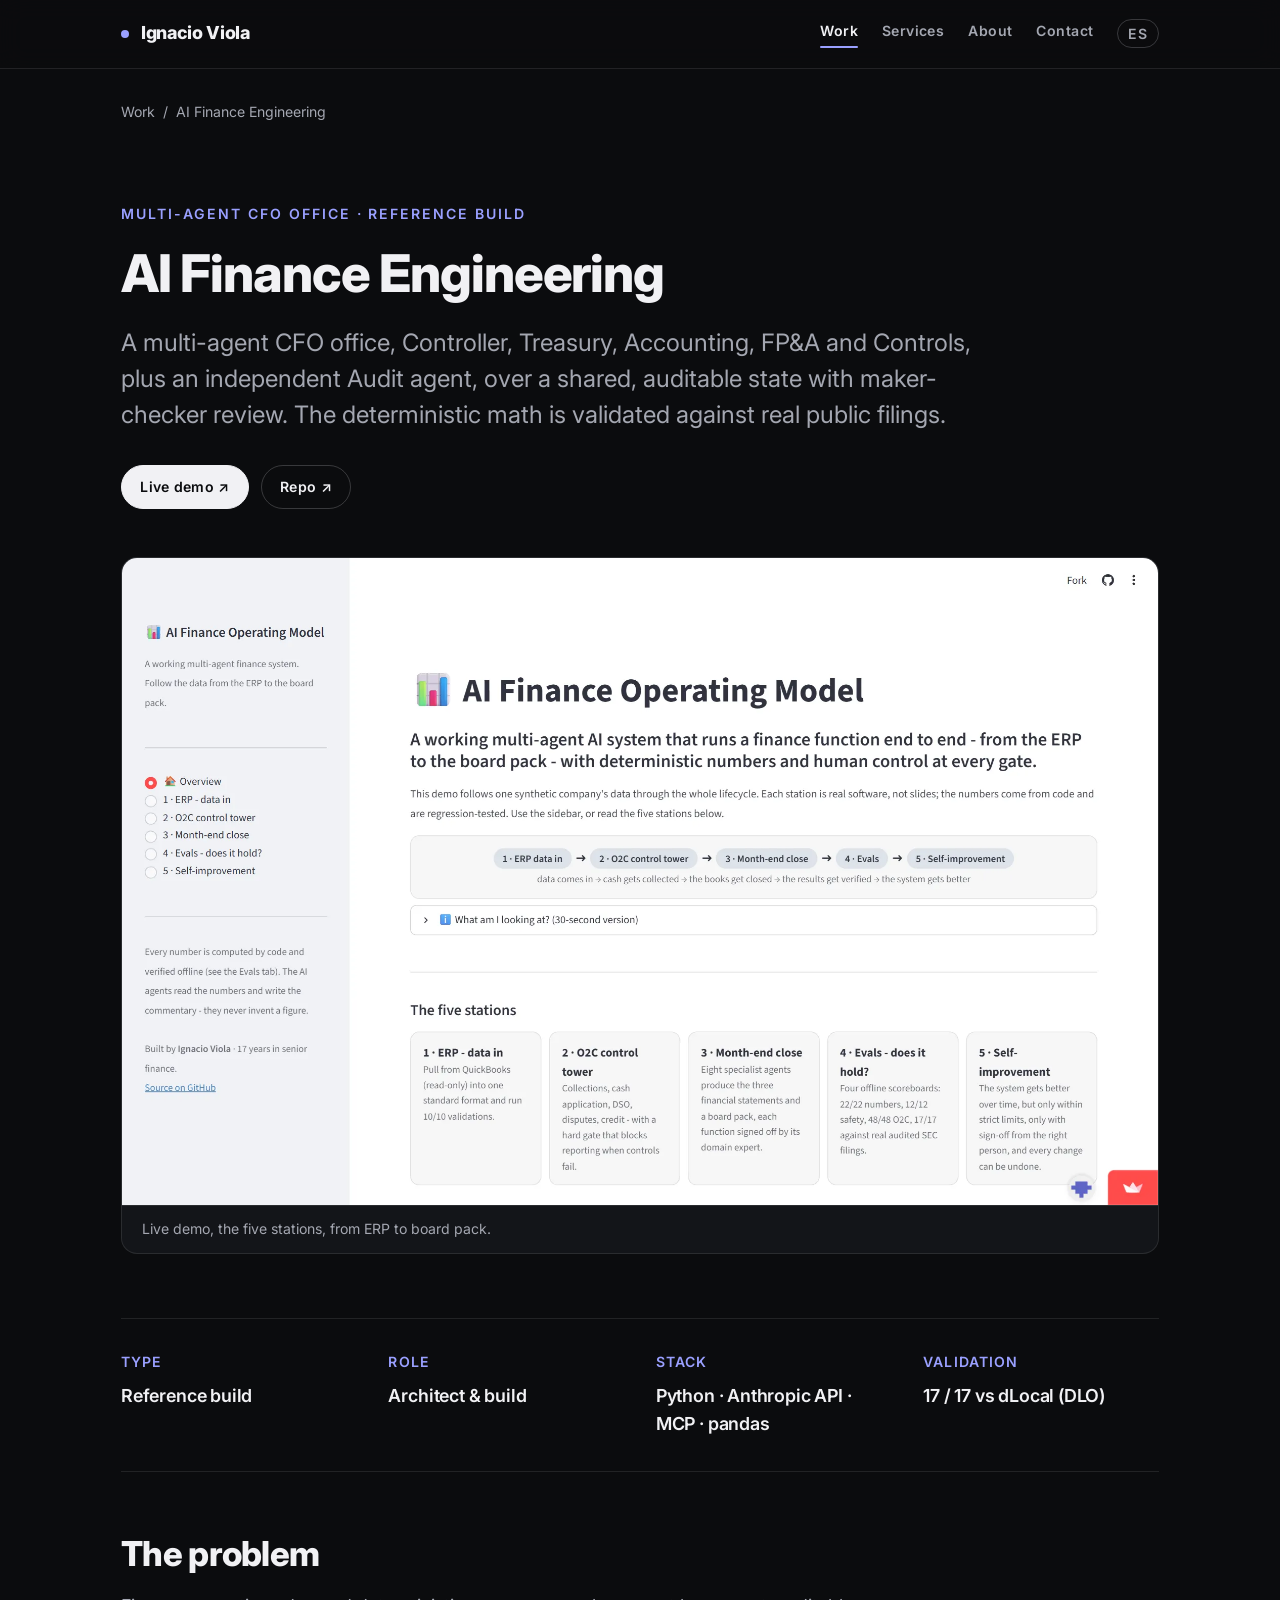
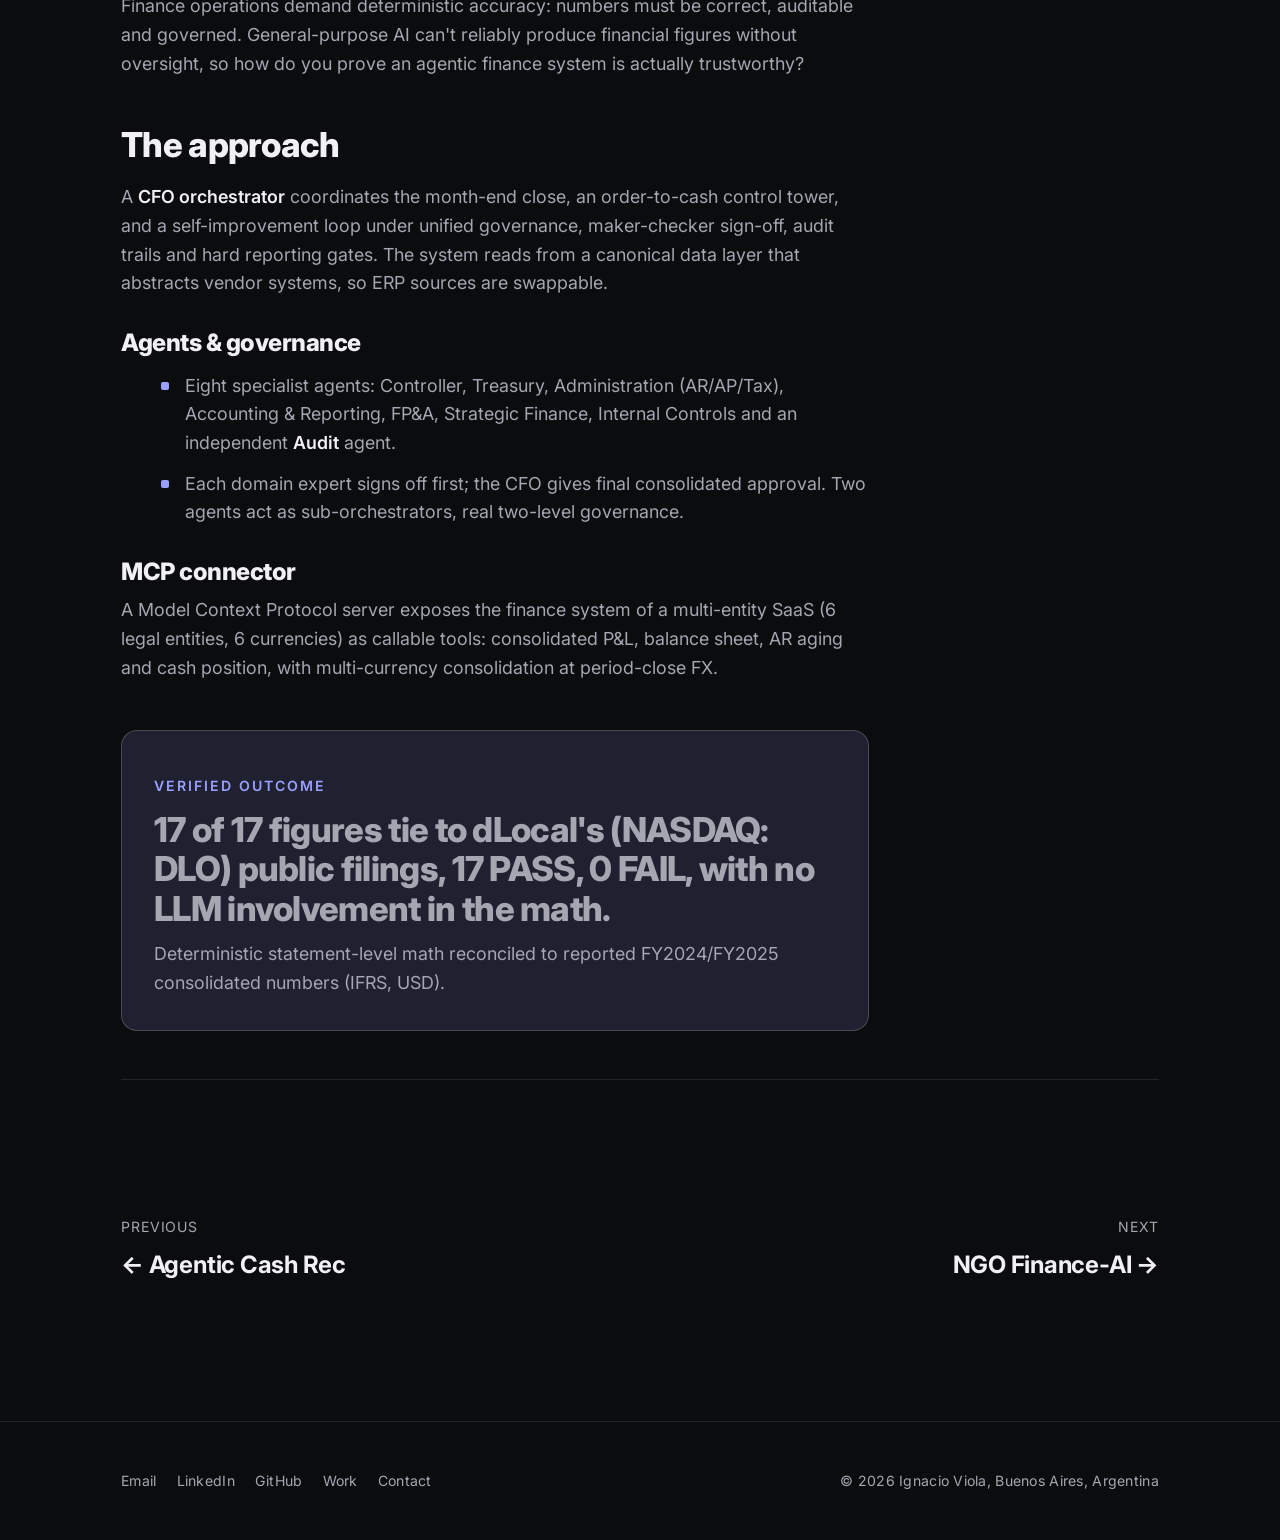
<file: ai-finance-engineering.html>
<!DOCTYPE html>
<html lang="en">
<head>
<meta charset="UTF-8">
<meta name="viewport" content="width=device-width, initial-scale=1.0">
<title>AI Finance Engineering, multi-agent CFO office · Ignacio Viola</title>
<meta name="description" content="AI Finance Engineering: a multi-agent CFO office with maker-checker sign-off and an independent audit agent. Deterministic statement-level math ties 17 of 17 figures to dLocal's (NASDAQ: DLO) public filings.">
<meta name="robots" content="index, follow">
<meta name="theme-color" content="#0b0c0e">
<script>document.documentElement.classList.add('js');</script>
<link rel="canonical" href="https://ignacioviola.com/ai-finance-engineering.html">
<link rel="icon" type="image/svg+xml" href="favicon.svg">
<link rel="apple-touch-icon" href="imgs/apple-touch-icon.png">
<meta property="og:type" content="article">
<meta property="og:site_name" content="Ignacio Viola">
<meta property="og:title" content="AI Finance Engineering, multi-agent CFO office">
<meta property="og:description" content="Maker-checker sign-off, independent audit agent, MCP connector. 17 of 17 figures tie to dLocal's public filings.">
<meta property="og:url" content="https://ignacioviola.com/ai-finance-engineering.html">
<meta property="og:image" content="https://ignacioviola.com/imgs/og.jpg">
<meta name="twitter:card" content="summary_large_image">
<link rel="preconnect" href="https://fonts.googleapis.com">
<link rel="preconnect" href="https://fonts.gstatic.com" crossorigin>
<link href="https://fonts.googleapis.com/css2?family=Inter:wght@400;600;800&display=swap" rel="stylesheet">
<link rel="stylesheet" href="styles.css">
<script src="site.js" defer></script>
</head>

<body class="lang-en" id="top">
<a class="skip-link" href="#main"><span class="en">Skip to content</span><span class="es">Saltar al contenido</span></a>

<header class="site-header">
  <div class="header-inner">
    <a class="brand" href="index.html"><span class="dot" aria-hidden="true"></span>Ignacio Viola</a>
    <div class="header-right">
      <nav class="nav" id="nav" aria-label="Primary">
        <a href="work.html" aria-current="page"><span class="en">Work</span><span class="es">Trabajo</span></a>
        <a href="services.html"><span class="en">Services</span><span class="es">Servicios</span></a>
        <a href="about.html"><span class="en">About</span><span class="es">Sobre mí</span></a>
        <a href="contact.html"><span class="en">Contact</span><span class="es">Contacto</span></a>
      </nav>
      <button class="lang-toggle" id="langBtn" type="button" onclick="toggleLang()">ES</button>
      <button class="nav-toggle" id="navToggle" type="button" aria-expanded="false" aria-controls="nav" onclick="toggleNav()" aria-label="Menu">
        <svg viewBox="0 0 24 24" fill="none" stroke="currentColor" stroke-width="2" stroke-linecap="round"><path d="M3 6h18M3 12h18M3 18h18"/></svg>
      </button>
    </div>
  </div>
</header>

<main id="main">
  <div class="wrap breadcrumb">
    <a href="work.html"><span class="en">Work</span><span class="es">Trabajo</span></a><span class="sep">/</span><span>AI Finance Engineering</span>
  </div>

  <article>
    <header class="case-hero wrap" data-reveal>
      <p class="label label--accent"><span class="en">Multi-agent CFO office · Reference build</span><span class="es">Oficina del CFO multiagente · Build de referencia</span></p>
      <h1>AI Finance Engineering</h1>
      <p class="lead">
        <span class="en">A multi-agent CFO office, Controller, Treasury, Accounting, FP&amp;A and Controls, plus an independent Audit agent, over a shared, auditable state with maker-checker review. The deterministic math is validated against real public filings.</span>
        <span class="es">Una oficina del CFO multiagente, Controller, Treasury, Contabilidad, FP&amp;A y Controles, más un agente de Auditoría independiente, sobre un estado compartido y auditable con revisión maker-checker. La matemática determinista se valida contra reportes públicos reales.</span>
      </p>
      <div class="case-actions">
        <a class="btn btn--solid" href="https://ignacio-viola-finance-agentic-workflow.streamlit.app/" target="_blank" rel="noopener"><span class="en">Live demo ↗</span><span class="es">Demo en vivo ↗</span></a>
        <a class="btn" href="https://github.com/ignacioviola1984-spec/ai-finance-engineering" target="_blank" rel="noopener">Repo ↗</a>
      </div>
    </header>

    <div class="wrap">
      <figure class="case-figure" data-reveal>
        <img src="imgs/demo-aifin.webp" width="2049" height="1281" loading="lazy" decoding="async" alt="AI Finance Operating Model demo: five stations from ERP to board pack, with offline scoreboards including 17/17 vs audited filings.">
        <figcaption><span class="en">Live demo, the five stations, from ERP to board pack.</span><span class="es">Demo en vivo, las cinco estaciones, del ERP al board pack.</span></figcaption>
      </figure>
      <dl class="case-meta" data-reveal>
        <div><dt><span class="en">Type</span><span class="es">Tipo</span></dt><dd><span class="en">Reference build</span><span class="es">Build de referencia</span></dd></div>
        <div><dt><span class="en">Role</span><span class="es">Rol</span></dt><dd><span class="en">Architect &amp; build</span><span class="es">Arquitectura y build</span></dd></div>
        <div><dt>Stack</dt><dd>Python · Anthropic API · MCP · pandas</dd></div>
        <div><dt><span class="en">Validation</span><span class="es">Validación</span></dt><dd>17 / 17 vs dLocal (DLO)</dd></div>
      </dl>

      <section class="prose" data-reveal>
        <h2><span class="en">The problem</span><span class="es">El problema</span></h2>
        <p><span class="en">Finance operations demand deterministic accuracy: numbers must be correct, auditable and governed. General-purpose AI can't reliably produce financial figures without oversight, so how do you prove an agentic finance system is actually trustworthy?</span><span class="es">Las operaciones financieras exigen precisión determinista: los números deben ser correctos, auditables y gobernados. La IA de propósito general no puede producir cifras financieras confiables sin supervisión, entonces, ¿cómo se demuestra que un sistema financiero agéntico es realmente confiable?</span></p>
      </section>

      <section class="prose" data-reveal>
        <h2><span class="en">The approach</span><span class="es">El enfoque</span></h2>
        <p><span class="en">A <strong>CFO orchestrator</strong> coordinates the month-end close, an order-to-cash control tower, and a self-improvement loop under unified governance, maker-checker sign-off, audit trails and hard reporting gates. The system reads from a canonical data layer that abstracts vendor systems, so ERP sources are swappable.</span><span class="es">Un <strong>orquestador CFO</strong> coordina el cierre de mes, una torre de control order-to-cash y un loop de auto-mejora bajo gobernanza unificada, sign-off maker-checker, auditoría y compuertas duras de reporting. El sistema lee de una capa de datos canónica que abstrae los sistemas vendor, así las fuentes ERP son intercambiables.</span></p>
        <h3><span class="en">Agents &amp; governance</span><span class="es">Agentes y gobernanza</span></h3>
        <ul>
          <li><span class="en">Eight specialist agents: Controller, Treasury, Administration (AR/AP/Tax), Accounting &amp; Reporting, FP&amp;A, Strategic Finance, Internal Controls and an independent <strong>Audit</strong> agent.</span><span class="es">Ocho agentes especialistas: Controller, Treasury, Administración (AR/AP/Impuestos), Contabilidad y Reporting, FP&amp;A, Finanzas Estratégicas, Controles Internos y un agente de <strong>Auditoría</strong> independiente.</span></li>
          <li><span class="en">Each domain expert signs off first; the CFO gives final consolidated approval. Two agents act as sub-orchestrators, real two-level governance.</span><span class="es">Cada experto de dominio firma primero; el CFO da la aprobación consolidada final. Dos agentes actúan como sub-orquestadores, gobernanza real de dos niveles.</span></li>
        </ul>
        <h3><span class="en">MCP connector</span><span class="es">Conector MCP</span></h3>
        <p><span class="en">A Model Context Protocol server exposes the finance system of a multi-entity SaaS (6 legal entities, 6 currencies) as callable tools: consolidated P&amp;L, balance sheet, AR aging and cash position, with multi-currency consolidation at period-close FX.</span><span class="es">Un servidor Model Context Protocol expone el sistema financiero de un SaaS multi-entidad (6 entidades legales, 6 monedas) como herramientas invocables: P&amp;L consolidado, balance, AR aging y posición de caja, con consolidación multi-moneda al FX de cierre.</span></p>
      </section>

      <div class="callout" data-reveal>
        <p class="label"><span class="en">Verified outcome</span><span class="es">Resultado verificado</span></p>
        <p class="big"><span class="en">17 of 17 figures tie to dLocal's (NASDAQ: DLO) public filings, 17 PASS, 0 FAIL, with no LLM involvement in the math.</span><span class="es">17 de 17 cifras atan a los reportes públicos de dLocal (NASDAQ: DLO), 17 PASS, 0 FAIL, sin intervención del LLM en la matemática.</span></p>
        <p><span class="en">Deterministic statement-level math reconciled to reported FY2024/FY2025 consolidated numbers (IFRS, USD).</span><span class="es">Matemática determinista a nivel de estados conciliada con los números consolidados reportados FY2024/FY2025 (IFRS, USD).</span></p>
      </div>

      <nav class="pager section" aria-label="More work">
        <a href="agentic-cash-rec.html"><span class="pager-dir"><span class="en">Previous</span><span class="es">Anterior</span></span><span class="pager-title">← <span class="en">Agentic Cash Rec</span><span class="es">Conciliación de caja</span></span></a>
        <a class="next" href="ngo-foundation.html"><span class="pager-dir"><span class="en">Next</span><span class="es">Siguiente</span></span><span class="pager-title"><span class="en">NGO Finance-AI →</span><span class="es">Finance-AI ONG →</span></span></a>
      </nav>
    </div>
  </article>
</main>

<footer class="site-footer">
  <div class="footer-inner">
    <nav class="footer-nav" aria-label="Footer">
      <a href="mailto:ignacioviola1984@gmail.com">Email</a>
      <a href="https://www.linkedin.com/in/ignacioviola" target="_blank" rel="noopener">LinkedIn</a>
      <a href="https://github.com/ignacioviola1984-spec" target="_blank" rel="noopener">GitHub</a>
      <a href="work.html"><span class="en">Work</span><span class="es">Trabajo</span></a>
      <a href="contact.html"><span class="en">Contact</span><span class="es">Contacto</span></a>
    </nav>
    <div class="footer-meta">© 2026 Ignacio Viola, Buenos Aires, Argentina</div>
  </div>
</footer>

</body>
</html>
</file>
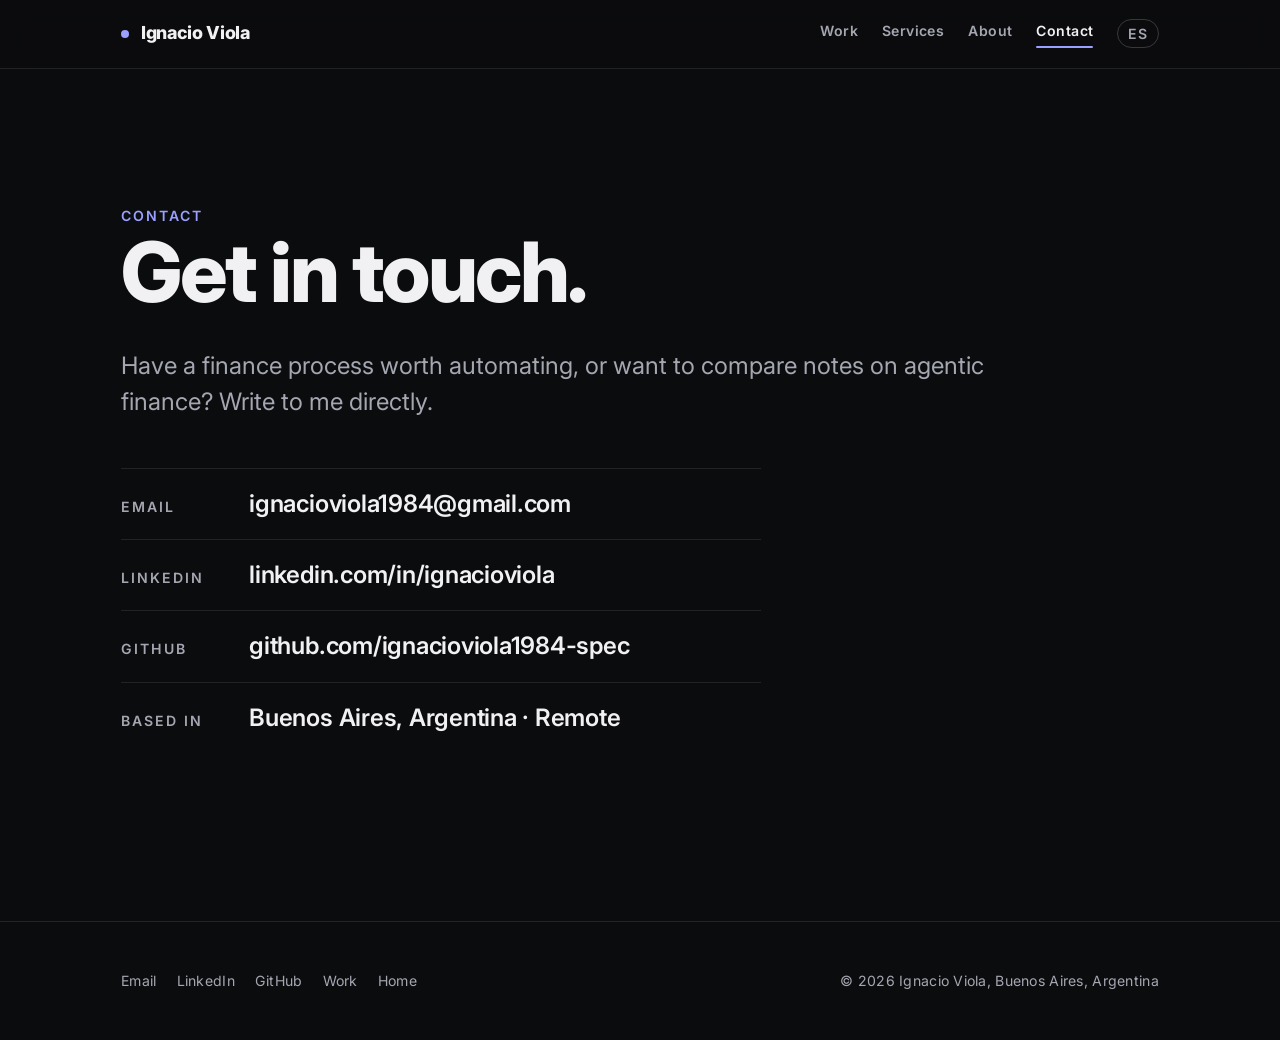
<file: contact.html>
<!DOCTYPE html>
<html lang="en">
<head>
<meta charset="UTF-8">
<meta name="viewport" content="width=device-width, initial-scale=1.0">
<title>Contact, Ignacio Viola · Finance-AI Builder</title>
<meta name="description" content="Get in touch with Ignacio Viola, Finance-AI builder. Email, LinkedIn and GitHub. Buenos Aires, Argentina. Remote.">
<meta name="robots" content="index, follow">
<meta name="theme-color" content="#0b0c0e">
<script>document.documentElement.classList.add('js');</script>
<link rel="canonical" href="https://ignacioviola.com/contact.html">
<link rel="icon" type="image/svg+xml" href="favicon.svg">
<link rel="apple-touch-icon" href="imgs/apple-touch-icon.png">
<meta property="og:type" content="website">
<meta property="og:site_name" content="Ignacio Viola">
<meta property="og:title" content="Contact, Ignacio Viola">
<meta property="og:description" content="Email, LinkedIn and GitHub. Buenos Aires, Argentina. Remote.">
<meta property="og:url" content="https://ignacioviola.com/contact.html">
<meta property="og:image" content="https://ignacioviola.com/imgs/og.jpg">
<meta name="twitter:card" content="summary_large_image">
<link rel="preconnect" href="https://fonts.googleapis.com">
<link rel="preconnect" href="https://fonts.gstatic.com" crossorigin>
<link href="https://fonts.googleapis.com/css2?family=Inter:wght@400;600;800&display=swap" rel="stylesheet">
<link rel="stylesheet" href="styles.css">
<script src="site.js" defer></script>
</head>

<body class="lang-en" id="top">
<a class="skip-link" href="#main"><span class="en">Skip to content</span><span class="es">Saltar al contenido</span></a>

<header class="site-header">
  <div class="header-inner">
    <a class="brand" href="index.html"><span class="dot" aria-hidden="true"></span>Ignacio Viola</a>
    <div class="header-right">
      <nav class="nav" id="nav" aria-label="Primary">
        <a href="work.html"><span class="en">Work</span><span class="es">Trabajo</span></a>
        <a href="services.html"><span class="en">Services</span><span class="es">Servicios</span></a>
        <a href="about.html"><span class="en">About</span><span class="es">Sobre mí</span></a>
        <a href="contact.html" aria-current="page"><span class="en">Contact</span><span class="es">Contacto</span></a>
      </nav>
      <button class="lang-toggle" id="langBtn" type="button" onclick="toggleLang()">ES</button>
      <button class="nav-toggle" id="navToggle" type="button" aria-expanded="false" aria-controls="nav" onclick="toggleNav()" aria-label="Menu">
        <svg viewBox="0 0 24 24" fill="none" stroke="currentColor" stroke-width="2" stroke-linecap="round"><path d="M3 6h18M3 12h18M3 18h18"/></svg>
      </button>
    </div>
  </div>
</header>

<main id="main">
  <section class="section section--flush contact wrap" data-reveal style="padding-top: var(--section-y)">
    <p class="label label--accent"><span class="en">Contact</span><span class="es">Contacto</span></p>
    <h1><span class="en">Get in touch.</span><span class="es">Hablemos.</span></h1>
    <p class="lead" style="margin-bottom: var(--space-12)"><span class="en">Have a finance process worth automating, or want to compare notes on agentic finance? Write to me directly.</span><span class="es">¿Tenés un proceso financiero que valga la pena automatizar, o querés intercambiar ideas sobre finanzas agénticas? Escribime directo.</span></p>

    <div class="contact-links">
      <div class="contact-row">
        <span class="label">Email</span>
        <a href="mailto:ignacioviola1984@gmail.com">ignacioviola1984@gmail.com</a>
      </div>
      <div class="contact-row">
        <span class="label">LinkedIn</span>
        <a href="https://www.linkedin.com/in/ignacioviola" target="_blank" rel="noopener">linkedin.com/in/ignacioviola</a>
      </div>
      <div class="contact-row">
        <span class="label">GitHub</span>
        <a href="https://github.com/ignacioviola1984-spec" target="_blank" rel="noopener">github.com/ignacioviola1984-spec</a>
      </div>
      <div class="contact-row">
        <span class="label"><span class="en">Based in</span><span class="es">Ubicación</span></span>
        <a href="#" aria-disabled="true" style="cursor:default"><span class="en">Buenos Aires, Argentina · Remote</span><span class="es">Buenos Aires, Argentina · Remoto</span></a>
      </div>
    </div>
  </section>
</main>

<footer class="site-footer">
  <div class="footer-inner">
    <nav class="footer-nav" aria-label="Footer">
      <a href="mailto:ignacioviola1984@gmail.com">Email</a>
      <a href="https://www.linkedin.com/in/ignacioviola" target="_blank" rel="noopener">LinkedIn</a>
      <a href="https://github.com/ignacioviola1984-spec" target="_blank" rel="noopener">GitHub</a>
      <a href="work.html"><span class="en">Work</span><span class="es">Trabajo</span></a>
      <a href="index.html">Home</a>
    </nav>
    <div class="footer-meta">© 2026 Ignacio Viola, Buenos Aires, Argentina</div>
  </div>
</footer>

</body>
</html>
</file>
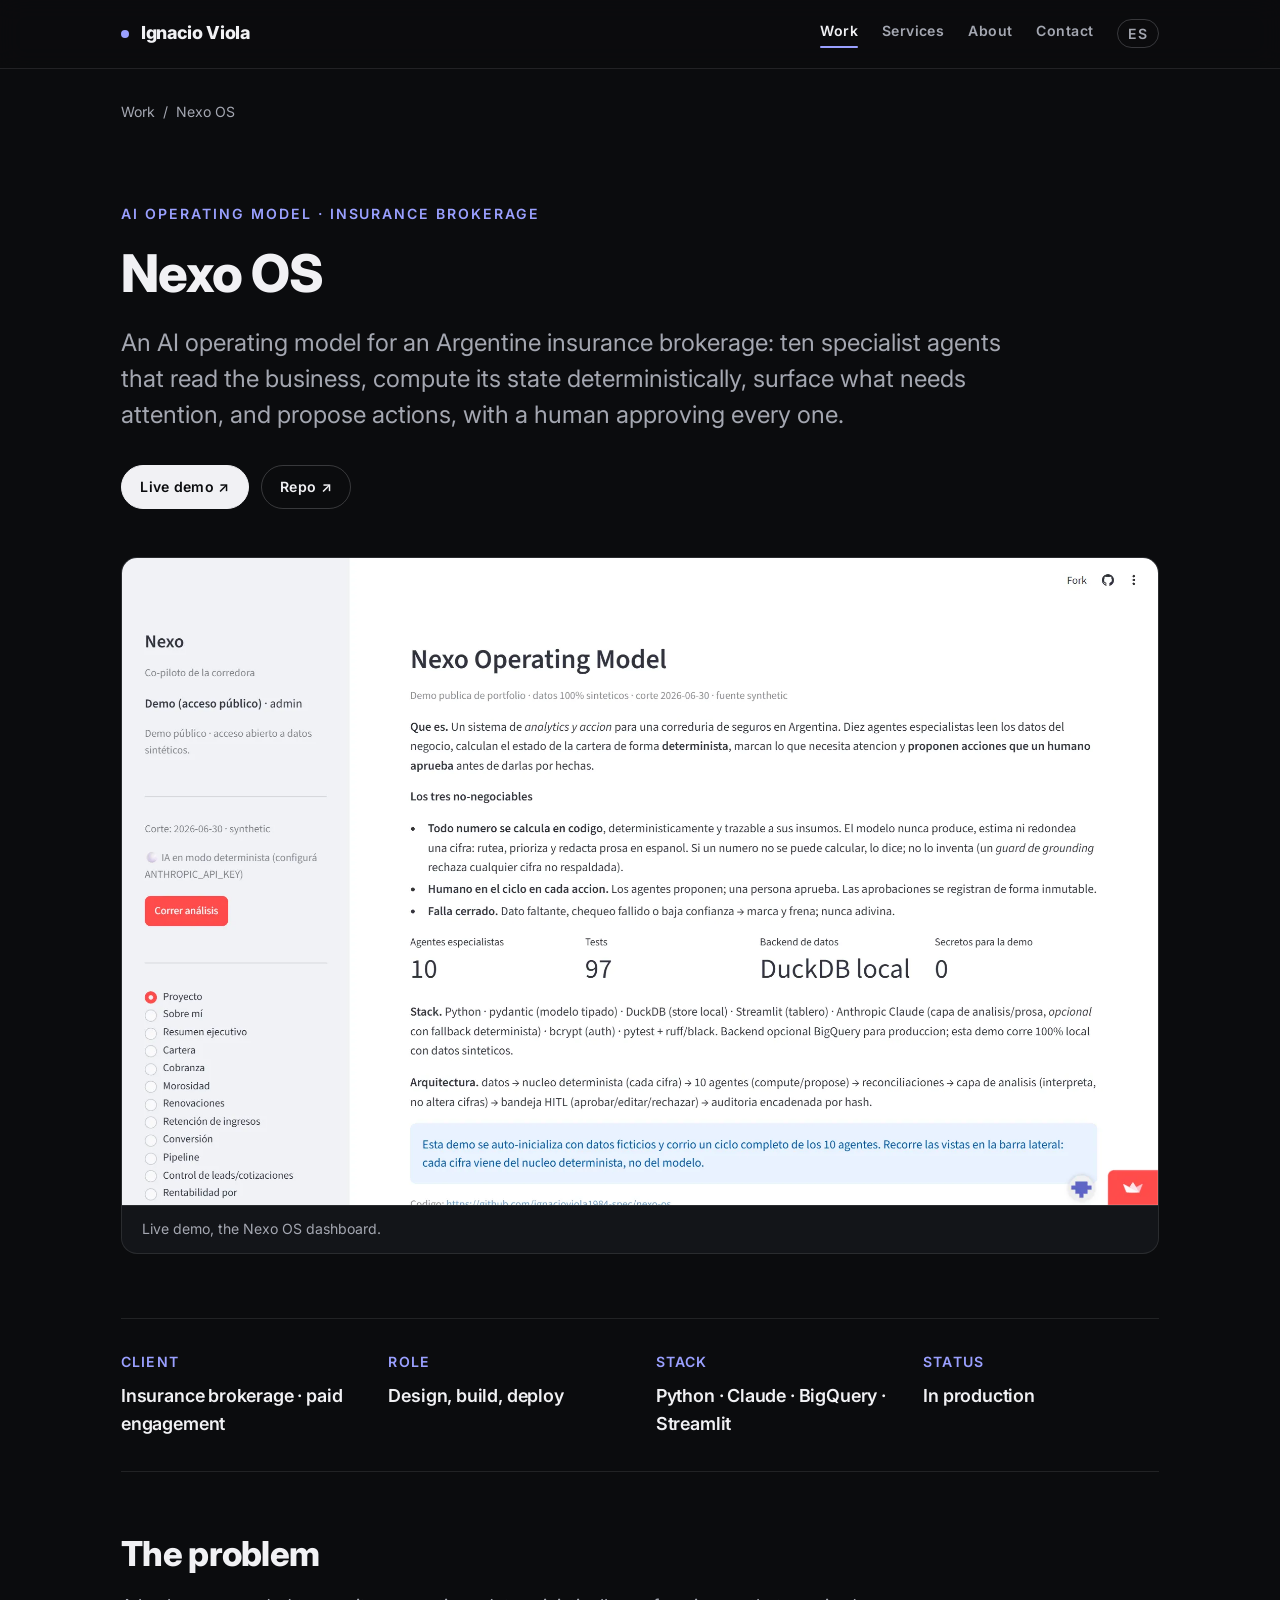
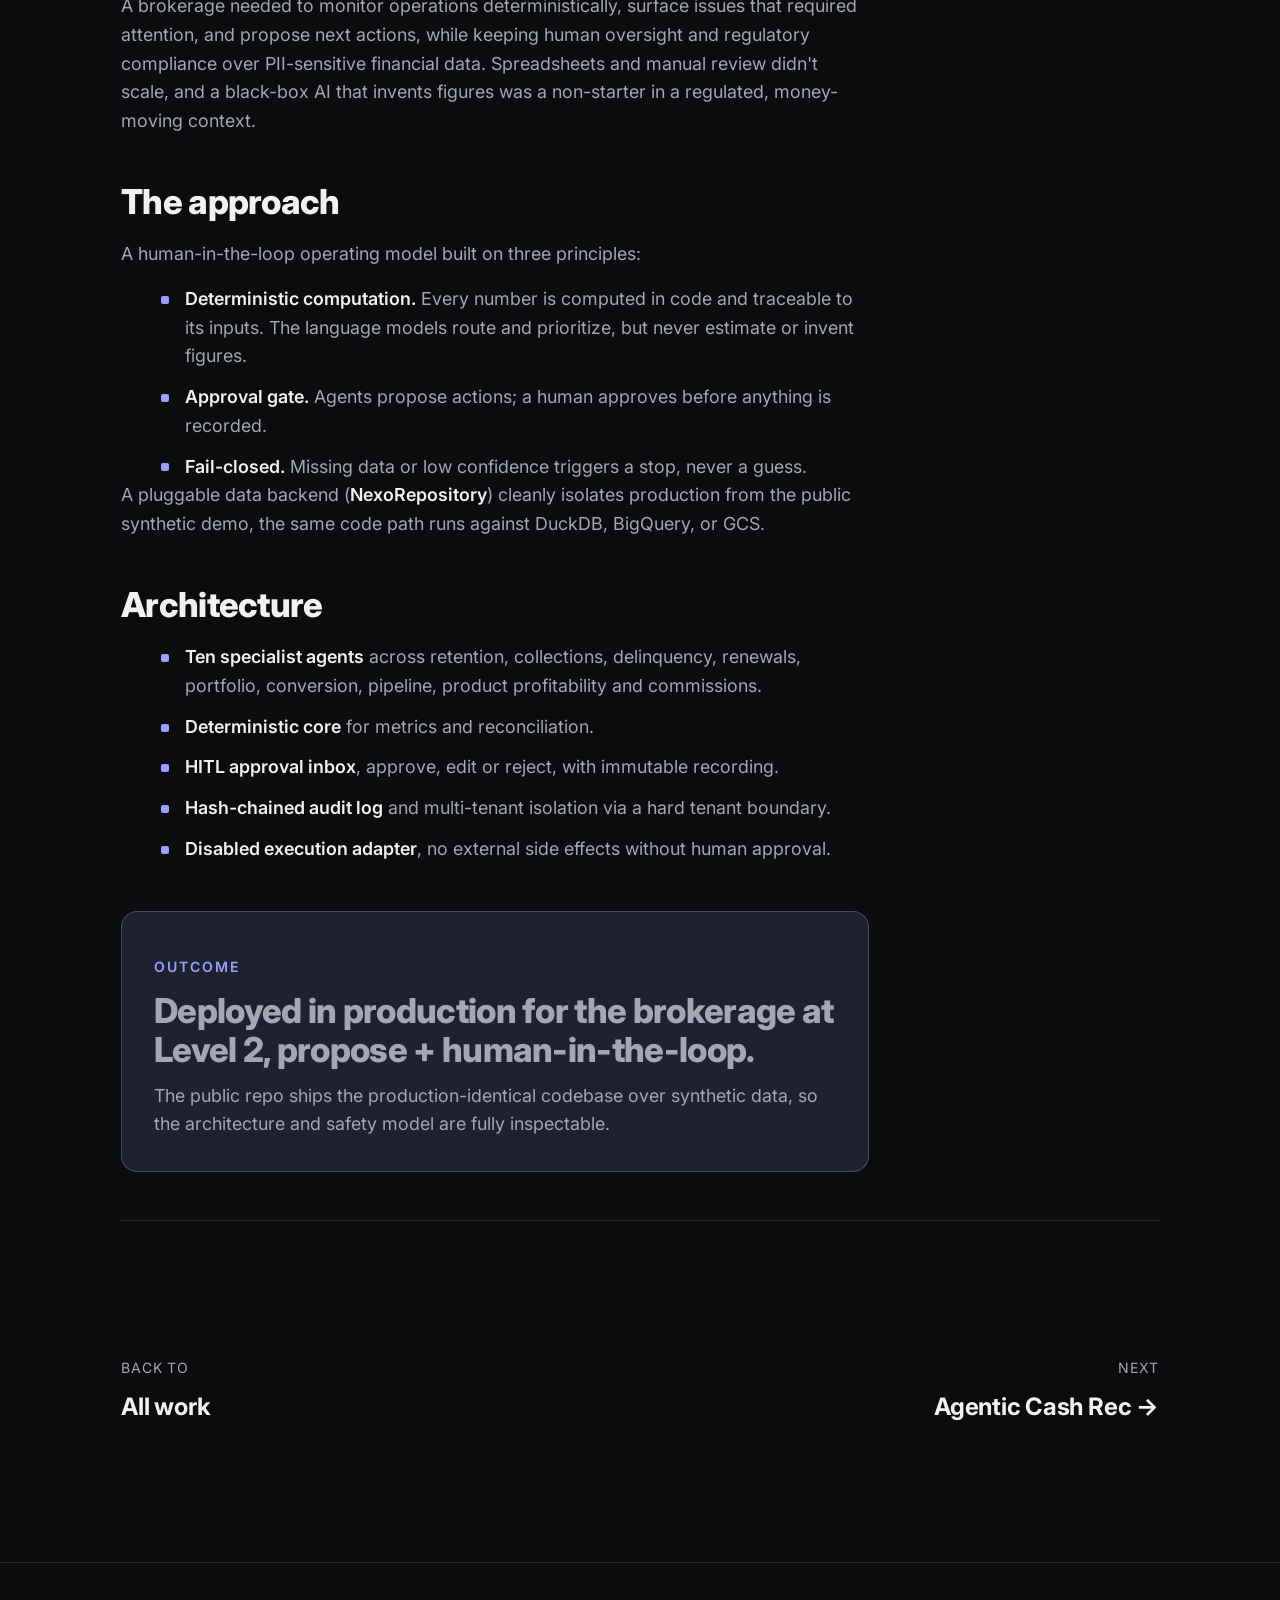
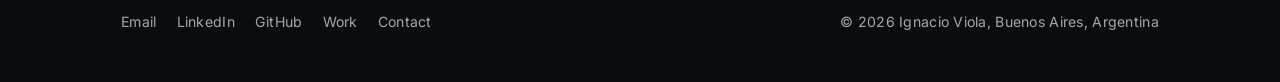
<file: nexo-os.html>
<!DOCTYPE html>
<html lang="en">
<head>
<meta charset="UTF-8">
<meta name="viewport" content="width=device-width, initial-scale=1.0">
<title>Nexo OS, AI operating model for an insurance brokerage · Ignacio Viola</title>
<meta name="description" content="Nexo OS: an AI operating model for a LATAM insurance brokerage. Ten specialist agents over a deterministic financial core, with an approval inbox and a hash-chained audit trail. In production.">
<meta name="robots" content="index, follow">
<meta name="theme-color" content="#0b0c0e">
<script>document.documentElement.classList.add('js');</script>
<link rel="canonical" href="https://ignacioviola.com/nexo-os.html">
<link rel="icon" type="image/svg+xml" href="favicon.svg">
<link rel="apple-touch-icon" href="imgs/apple-touch-icon.png">
<meta property="og:type" content="article">
<meta property="og:site_name" content="Ignacio Viola">
<meta property="og:title" content="Nexo OS, AI operating model for an insurance brokerage">
<meta property="og:description" content="Ten specialist agents over a deterministic financial core, with an approval inbox and a hash-chained audit trail. In production.">
<meta property="og:url" content="https://ignacioviola.com/nexo-os.html">
<meta property="og:image" content="https://ignacioviola.com/imgs/og.jpg">
<meta name="twitter:card" content="summary_large_image">
<link rel="preconnect" href="https://fonts.googleapis.com">
<link rel="preconnect" href="https://fonts.gstatic.com" crossorigin>
<link href="https://fonts.googleapis.com/css2?family=Inter:wght@400;600;800&display=swap" rel="stylesheet">
<link rel="stylesheet" href="styles.css">
<script src="site.js" defer></script>
</head>

<body class="lang-en" id="top">
<a class="skip-link" href="#main"><span class="en">Skip to content</span><span class="es">Saltar al contenido</span></a>

<header class="site-header">
  <div class="header-inner">
    <a class="brand" href="index.html"><span class="dot" aria-hidden="true"></span>Ignacio Viola</a>
    <div class="header-right">
      <nav class="nav" id="nav" aria-label="Primary">
        <a href="work.html" aria-current="page"><span class="en">Work</span><span class="es">Trabajo</span></a>
        <a href="services.html"><span class="en">Services</span><span class="es">Servicios</span></a>
        <a href="about.html"><span class="en">About</span><span class="es">Sobre mí</span></a>
        <a href="contact.html"><span class="en">Contact</span><span class="es">Contacto</span></a>
      </nav>
      <button class="lang-toggle" id="langBtn" type="button" onclick="toggleLang()">ES</button>
      <button class="nav-toggle" id="navToggle" type="button" aria-expanded="false" aria-controls="nav" onclick="toggleNav()" aria-label="Menu">
        <svg viewBox="0 0 24 24" fill="none" stroke="currentColor" stroke-width="2" stroke-linecap="round"><path d="M3 6h18M3 12h18M3 18h18"/></svg>
      </button>
    </div>
  </div>
</header>

<main id="main">
  <div class="wrap breadcrumb">
    <a href="work.html"><span class="en">Work</span><span class="es">Trabajo</span></a><span class="sep">/</span><span>Nexo OS</span>
  </div>

  <article>
    <header class="case-hero wrap" data-reveal>
      <p class="label label--accent"><span class="en">AI operating model · Insurance brokerage</span><span class="es">Modelo operativo de IA · Broker de seguros</span></p>
      <h1>Nexo OS</h1>
      <p class="lead">
        <span class="en">An AI operating model for an Argentine insurance brokerage: ten specialist agents that read the business, compute its state deterministically, surface what needs attention, and propose actions, with a human approving every one.</span>
        <span class="es">Un modelo operativo de IA para un broker de seguros argentino: diez agentes especialistas que leen el negocio, calculan su estado de forma determinista, muestran qué necesita atención y proponen acciones, con un humano aprobando cada una.</span>
      </p>
      <div class="case-actions">
        <a class="btn btn--solid" href="https://nexo-os-demo.streamlit.app/" target="_blank" rel="noopener"><span class="en">Live demo ↗</span><span class="es">Demo en vivo ↗</span></a>
        <a class="btn" href="https://github.com/ignacioviola1984-spec/nexo-os/blob/main/README.md" target="_blank" rel="noopener">Repo ↗</a>
      </div>
    </header>

    <div class="wrap">
      <figure class="case-figure" data-reveal>
        <img src="imgs/demo-nexo.webp" width="2049" height="1281" loading="lazy" decoding="async" alt="Nexo OS dashboard: ten specialist agents, deterministic core and a human-in-the-loop approval inbox.">
        <figcaption><span class="en">Live demo, the Nexo OS dashboard.</span><span class="es">Demo en vivo, el tablero de Nexo OS.</span></figcaption>
      </figure>
      <dl class="case-meta" data-reveal>
        <div><dt><span class="en">Client</span><span class="es">Cliente</span></dt><dd><span class="en">Insurance brokerage · paid engagement</span><span class="es">Broker de seguros · cliente pago</span></dd></div>
        <div><dt><span class="en">Role</span><span class="es">Rol</span></dt><dd><span class="en">Design, build, deploy</span><span class="es">Diseño, build, deploy</span></dd></div>
        <div><dt>Stack</dt><dd>Python · Claude · BigQuery · Streamlit</dd></div>
        <div><dt><span class="en">Status</span><span class="es">Estado</span></dt><dd><span class="en">In production</span><span class="es">En producción</span></dd></div>
      </dl>

      <section class="prose" data-reveal>
        <h2><span class="en">The problem</span><span class="es">El problema</span></h2>
        <p><span class="en">A brokerage needed to monitor operations deterministically, surface issues that required attention, and propose next actions, while keeping human oversight and regulatory compliance over PII-sensitive financial data. Spreadsheets and manual review didn't scale, and a black-box AI that invents figures was a non-starter in a regulated, money-moving context.</span><span class="es">Un broker necesitaba monitorear las operaciones de forma determinista, detectar lo que requería atención y proponer próximas acciones, manteniendo supervisión humana y cumplimiento regulatorio sobre datos financieros con PII. Las planillas y la revisión manual no escalaban, y una IA caja-negra que inventa cifras no era opción en un contexto regulado y con dinero en juego.</span></p>
      </section>

      <section class="prose" data-reveal>
        <h2><span class="en">The approach</span><span class="es">El enfoque</span></h2>
        <p><span class="en">A human-in-the-loop operating model built on three principles:</span><span class="es">Un modelo operativo human-in-the-loop sobre tres principios:</span></p>
        <ul>
          <li><span class="en"><strong>Deterministic computation.</strong> Every number is computed in code and traceable to its inputs. The language models route and prioritize, but never estimate or invent figures.</span><span class="es"><strong>Cómputo determinista.</strong> Cada número se calcula en código y es trazable a sus inputs. Los modelos rutean y priorizan, pero nunca estiman ni inventan cifras.</span></li>
          <li><span class="en"><strong>Approval gate.</strong> Agents propose actions; a human approves before anything is recorded.</span><span class="es"><strong>Compuerta de aprobación.</strong> Los agentes proponen acciones; un humano aprueba antes de registrar nada.</span></li>
          <li><span class="en"><strong>Fail-closed.</strong> Missing data or low confidence triggers a stop, never a guess.</span><span class="es"><strong>Fail-closed.</strong> Datos faltantes o baja confianza activan un freno, nunca una suposición.</span></li>
        </ul>
        <p><span class="en">A pluggable data backend (<strong>NexoRepository</strong>) cleanly isolates production from the public synthetic demo, the same code path runs against DuckDB, BigQuery, or GCS.</span><span class="es">Un backend de datos enchufable (<strong>NexoRepository</strong>) aísla producción del demo sintético público, el mismo código corre contra DuckDB, BigQuery o GCS.</span></p>
      </section>

      <section class="prose" data-reveal>
        <h2><span class="en">Architecture</span><span class="es">Arquitectura</span></h2>
        <ul>
          <li><span class="en"><strong>Ten specialist agents</strong> across retention, collections, delinquency, renewals, portfolio, conversion, pipeline, product profitability and commissions.</span><span class="es"><strong>Diez agentes especialistas</strong> en retención, cobranzas, mora, renovaciones, cartera, conversión, pipeline, rentabilidad de producto y comisiones.</span></li>
          <li><span class="en"><strong>Deterministic core</strong> for metrics and reconciliation.</span><span class="es"><strong>Núcleo determinista</strong> para métricas y conciliación.</span></li>
          <li><span class="en"><strong>HITL approval inbox</strong>, approve, edit or reject, with immutable recording.</span><span class="es"><strong>Bandeja de aprobación HITL</strong>, aprobar, editar o rechazar, con registro inmutable.</span></li>
          <li><span class="en"><strong>Hash-chained audit log</strong> and multi-tenant isolation via a hard tenant boundary.</span><span class="es"><strong>Auditoría hash-encadenada</strong> y aislamiento multi-tenant con frontera dura por cliente.</span></li>
          <li><span class="en"><strong>Disabled execution adapter</strong>, no external side effects without human approval.</span><span class="es"><strong>Adaptador de ejecución deshabilitado</strong>, sin efectos externos sin aprobación humana.</span></li>
        </ul>
      </section>

      <div class="callout" data-reveal>
        <p class="label"><span class="en">Outcome</span><span class="es">Resultado</span></p>
        <p class="big"><span class="en">Deployed in production for the brokerage at Level 2, propose + human-in-the-loop.</span><span class="es">Desplegado en producción para el broker en Nivel 2, proponer + human-in-the-loop.</span></p>
        <p><span class="en">The public repo ships the production-identical codebase over synthetic data, so the architecture and safety model are fully inspectable.</span><span class="es">El repo público incluye el código idéntico al de producción sobre datos sintéticos, así la arquitectura y el modelo de seguridad son completamente inspeccionables.</span></p>
      </div>

      <nav class="pager section" aria-label="More work">
        <a href="work.html"><span class="pager-dir"><span class="en">Back to</span><span class="es">Volver a</span></span><span class="pager-title"><span class="en">All work</span><span class="es">Todo el trabajo</span></span></a>
        <a class="next" href="agentic-cash-rec.html"><span class="pager-dir"><span class="en">Next</span><span class="es">Siguiente</span></span><span class="pager-title">Agentic Cash Rec →</span></a>
      </nav>
    </div>
  </article>
</main>

<footer class="site-footer">
  <div class="footer-inner">
    <nav class="footer-nav" aria-label="Footer">
      <a href="mailto:ignacioviola1984@gmail.com">Email</a>
      <a href="https://www.linkedin.com/in/ignacioviola" target="_blank" rel="noopener">LinkedIn</a>
      <a href="https://github.com/ignacioviola1984-spec" target="_blank" rel="noopener">GitHub</a>
      <a href="work.html"><span class="en">Work</span><span class="es">Trabajo</span></a>
      <a href="contact.html"><span class="en">Contact</span><span class="es">Contacto</span></a>
    </nav>
    <div class="footer-meta">© 2026 Ignacio Viola, Buenos Aires, Argentina</div>
  </div>
</footer>

</body>
</html>
</file>
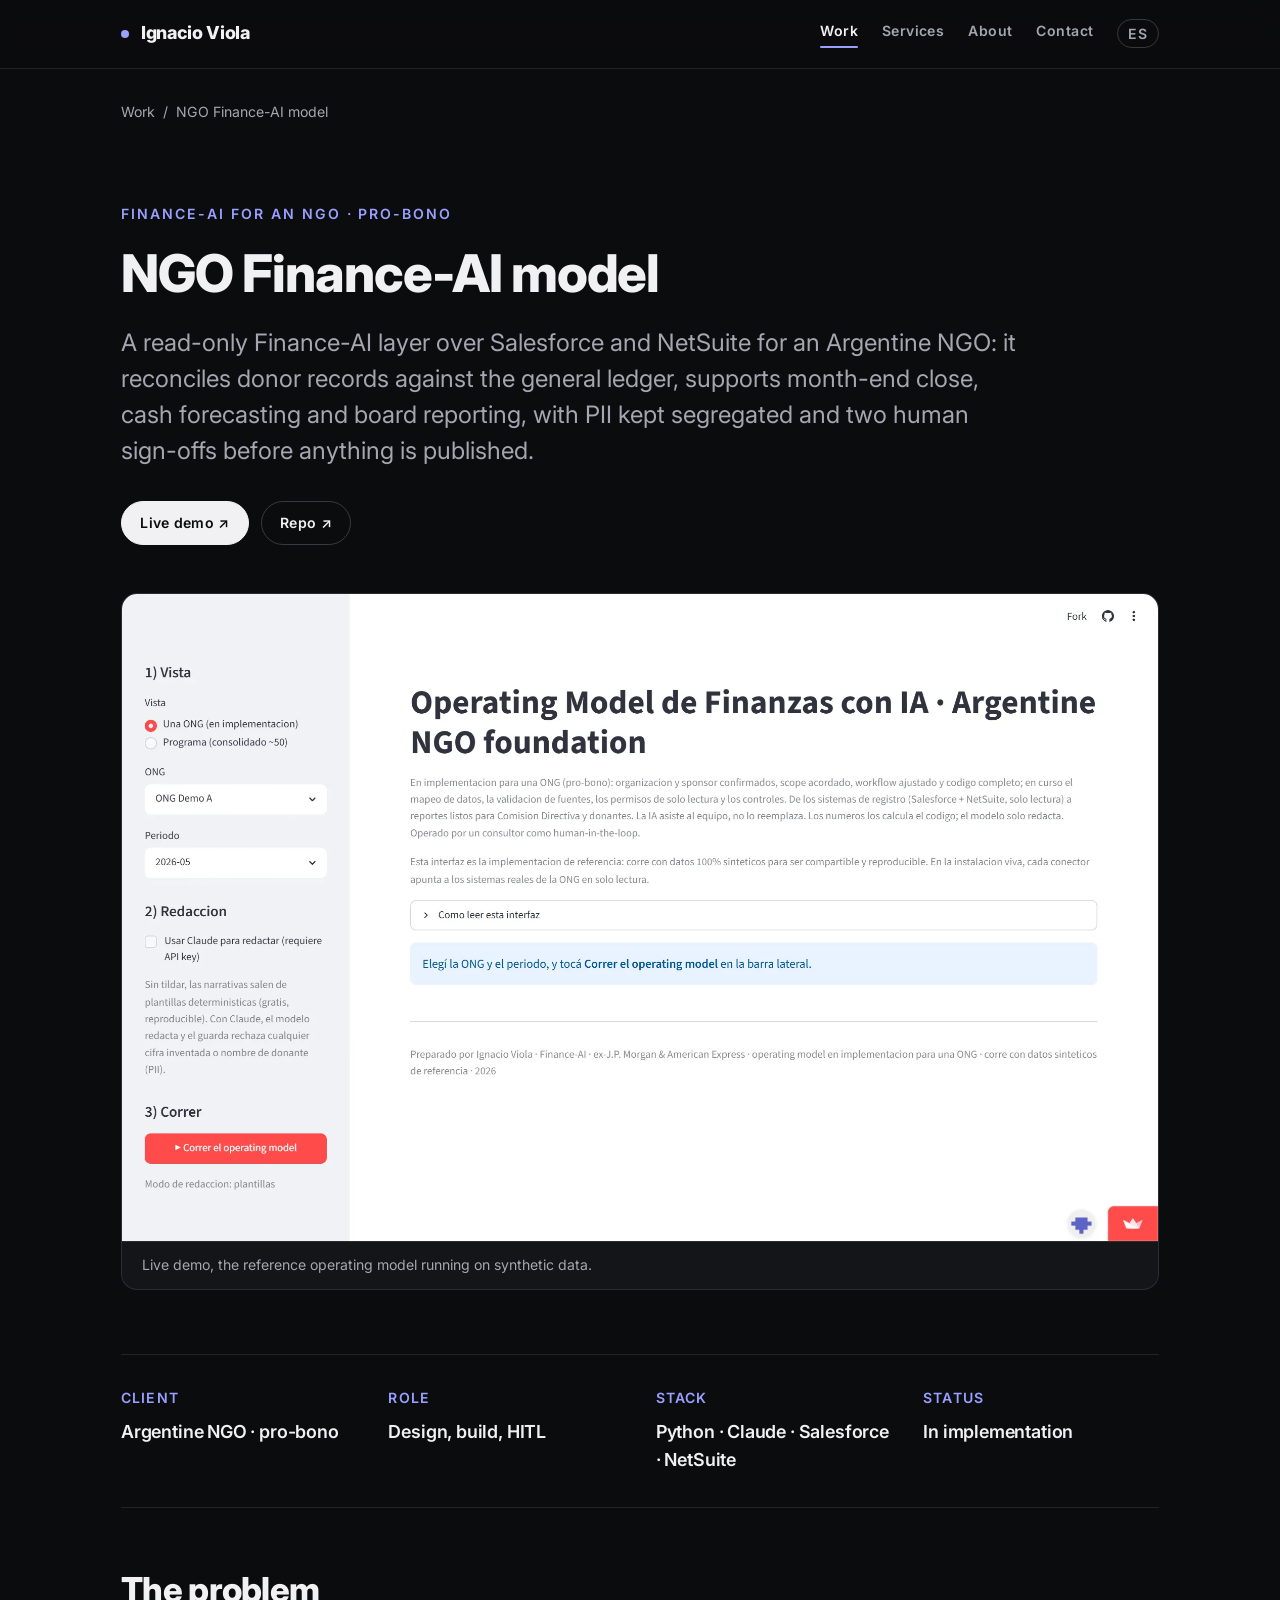
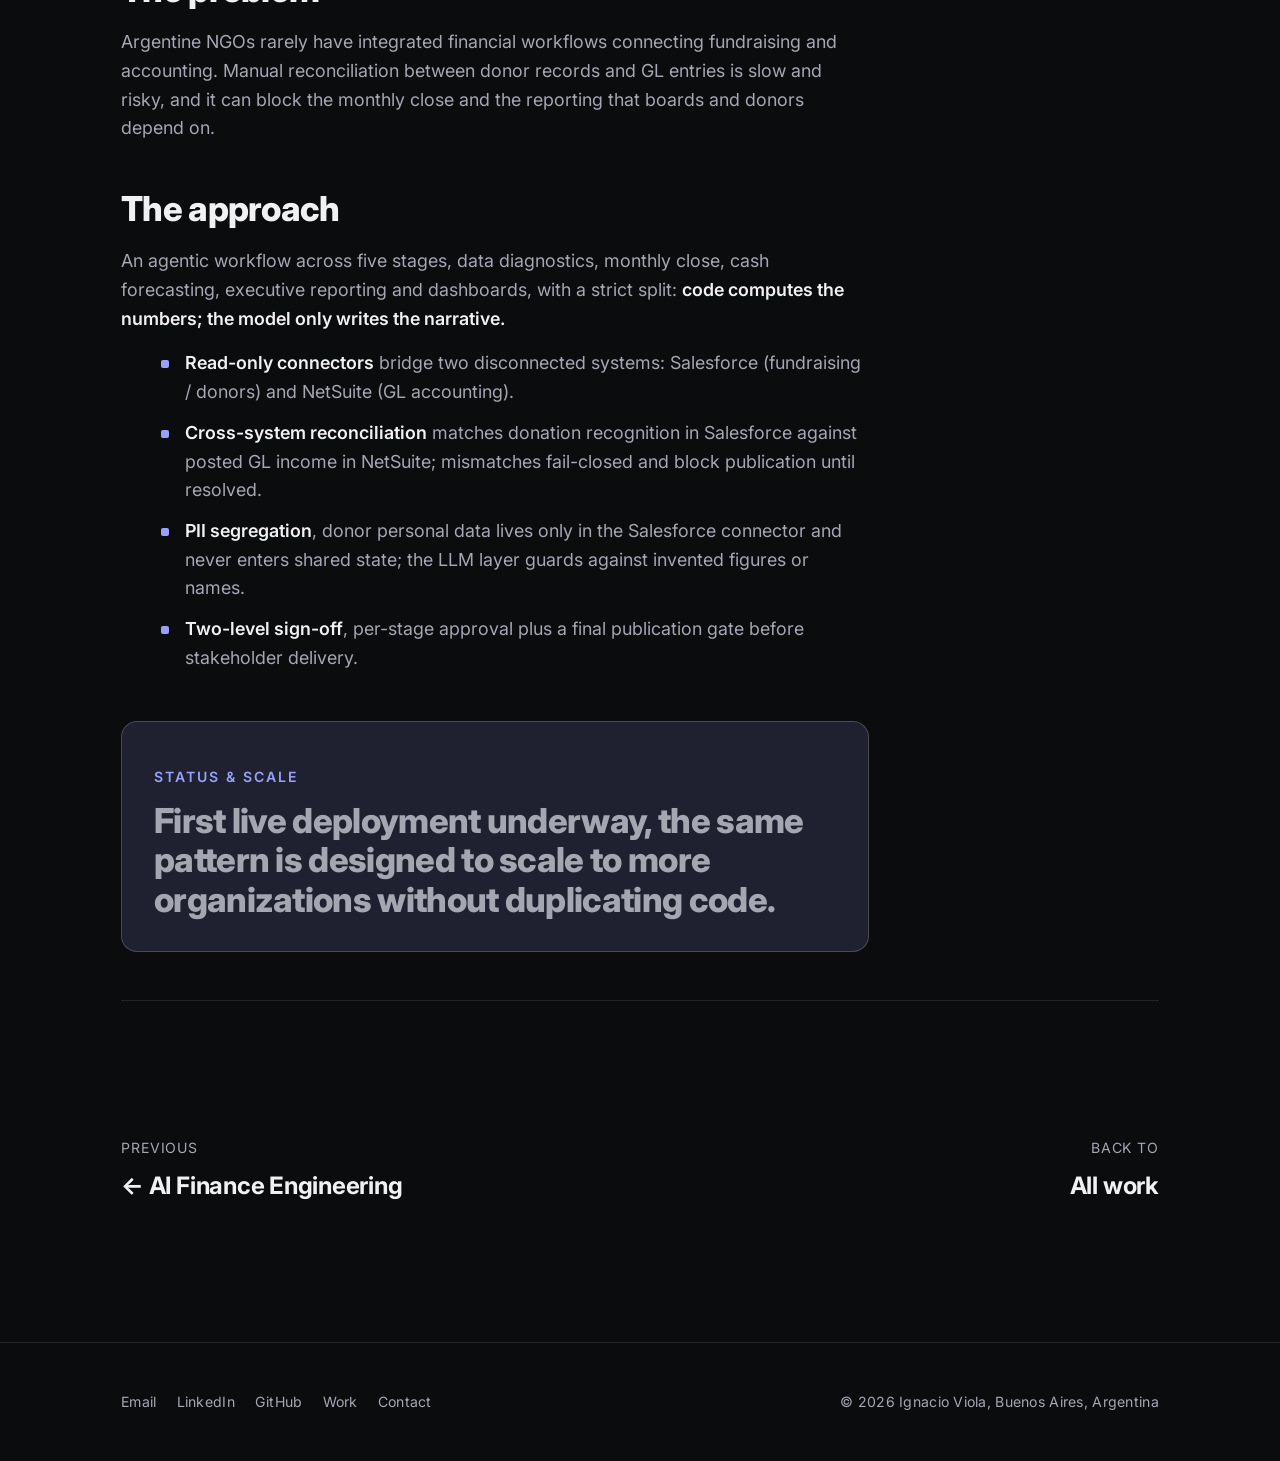
<file: ngo-foundation.html>
<!DOCTYPE html>
<html lang="en">
<head>
<meta charset="UTF-8">
<meta name="viewport" content="width=device-width, initial-scale=1.0">
<title>NGO Finance-AI model, Salesforce + NetSuite · Ignacio Viola</title>
<meta name="description" content="A pro-bono Finance-AI model for an Argentine NGO: a read-only layer over Salesforce and NetSuite with cross-system reconciliation, PII segregation and two-level human sign-off.">
<meta name="robots" content="index, follow">
<meta name="theme-color" content="#0b0c0e">
<script>document.documentElement.classList.add('js');</script>
<link rel="canonical" href="https://ignacioviola.com/ngo-foundation.html">
<link rel="icon" type="image/svg+xml" href="favicon.svg">
<link rel="apple-touch-icon" href="imgs/apple-touch-icon.png">
<meta property="og:type" content="article">
<meta property="og:site_name" content="Ignacio Viola">
<meta property="og:title" content="NGO Finance-AI model, Salesforce + NetSuite">
<meta property="og:description" content="Read-only Finance-AI over Salesforce and NetSuite with cross-system reconciliation, PII segregation and two-level sign-off. Pro-bono.">
<meta property="og:url" content="https://ignacioviola.com/ngo-foundation.html">
<meta property="og:image" content="https://ignacioviola.com/imgs/og.jpg">
<meta name="twitter:card" content="summary_large_image">
<link rel="preconnect" href="https://fonts.googleapis.com">
<link rel="preconnect" href="https://fonts.gstatic.com" crossorigin>
<link href="https://fonts.googleapis.com/css2?family=Inter:wght@400;600;800&display=swap" rel="stylesheet">
<link rel="stylesheet" href="styles.css">
<script src="site.js" defer></script>
</head>

<body class="lang-en" id="top">
<a class="skip-link" href="#main"><span class="en">Skip to content</span><span class="es">Saltar al contenido</span></a>

<header class="site-header">
  <div class="header-inner">
    <a class="brand" href="index.html"><span class="dot" aria-hidden="true"></span>Ignacio Viola</a>
    <div class="header-right">
      <nav class="nav" id="nav" aria-label="Primary">
        <a href="work.html" aria-current="page"><span class="en">Work</span><span class="es">Trabajo</span></a>
        <a href="services.html"><span class="en">Services</span><span class="es">Servicios</span></a>
        <a href="about.html"><span class="en">About</span><span class="es">Sobre mí</span></a>
        <a href="contact.html"><span class="en">Contact</span><span class="es">Contacto</span></a>
      </nav>
      <button class="lang-toggle" id="langBtn" type="button" onclick="toggleLang()">ES</button>
      <button class="nav-toggle" id="navToggle" type="button" aria-expanded="false" aria-controls="nav" onclick="toggleNav()" aria-label="Menu">
        <svg viewBox="0 0 24 24" fill="none" stroke="currentColor" stroke-width="2" stroke-linecap="round"><path d="M3 6h18M3 12h18M3 18h18"/></svg>
      </button>
    </div>
  </div>
</header>

<main id="main">
  <div class="wrap breadcrumb">
    <a href="work.html"><span class="en">Work</span><span class="es">Trabajo</span></a><span class="sep">/</span><span><span class="en">NGO Finance-AI model</span><span class="es">Modelo Finance-AI para ONG</span></span>
  </div>

  <article>
    <header class="case-hero wrap" data-reveal>
      <p class="label label--accent"><span class="en">Finance-AI for an NGO · Pro-bono</span><span class="es">Finance-AI para una ONG · Pro-bono</span></p>
      <h1><span class="en">NGO Finance-AI model</span><span class="es">Modelo Finance-AI para ONG</span></h1>
      <p class="lead">
        <span class="en">A read-only Finance-AI layer over Salesforce and NetSuite for an Argentine NGO: it reconciles donor records against the general ledger, supports month-end close, cash forecasting and board reporting, with PII kept segregated and two human sign-offs before anything is published.</span>
        <span class="es">Una capa Finance-AI read-only sobre Salesforce y NetSuite para una ONG argentina: concilia registros de donantes contra el libro mayor, soporta cierre de mes, forecast de caja y reporting al board, con la PII segregada y dos firmas humanas antes de publicar nada.</span>
      </p>
      <div class="case-actions">
        <a class="btn btn--solid" href="https://argentine-ngo-foundation.streamlit.app/" target="_blank" rel="noopener"><span class="en">Live demo ↗</span><span class="es">Demo en vivo ↗</span></a>
        <a class="btn" href="https://github.com/ignacioviola1984-spec/argentine-ngo-foundation/tree/main" target="_blank" rel="noopener">Repo ↗</a>
      </div>
    </header>

    <div class="wrap">
      <figure class="case-figure" data-reveal>
        <img src="imgs/demo-ngo.webp" width="2049" height="1281" loading="lazy" decoding="async" alt="NGO Finance-AI demo: a reference operating model over Salesforce and NetSuite with read-only connectors and human-in-the-loop.">
        <figcaption><span class="en">Live demo, the reference operating model running on synthetic data.</span><span class="es">Demo en vivo, el modelo operativo de referencia corriendo con datos sintéticos.</span></figcaption>
      </figure>
      <dl class="case-meta" data-reveal>
        <div><dt><span class="en">Client</span><span class="es">Cliente</span></dt><dd><span class="en">Argentine NGO · pro-bono</span><span class="es">ONG argentina · pro-bono</span></dd></div>
        <div><dt><span class="en">Role</span><span class="es">Rol</span></dt><dd><span class="en">Design, build, HITL</span><span class="es">Diseño, build, HITL</span></dd></div>
        <div><dt>Stack</dt><dd>Python · Claude · Salesforce · NetSuite</dd></div>
        <div><dt><span class="en">Status</span><span class="es">Estado</span></dt><dd><span class="en">In implementation</span><span class="es">En implementación</span></dd></div>
      </dl>

      <section class="prose" data-reveal>
        <h2><span class="en">The problem</span><span class="es">El problema</span></h2>
        <p><span class="en">Argentine NGOs rarely have integrated financial workflows connecting fundraising and accounting. Manual reconciliation between donor records and GL entries is slow and risky, and it can block the monthly close and the reporting that boards and donors depend on.</span><span class="es">Las ONG argentinas rara vez tienen flujos financieros integrados entre recaudación y contabilidad. La conciliación manual entre registros de donantes y asientos del mayor es lenta y riesgosa, y puede bloquear el cierre mensual y el reporting del que dependen el board y los donantes.</span></p>
      </section>

      <section class="prose" data-reveal>
        <h2><span class="en">The approach</span><span class="es">El enfoque</span></h2>
        <p><span class="en">An agentic workflow across five stages, data diagnostics, monthly close, cash forecasting, executive reporting and dashboards, with a strict split: <strong>code computes the numbers; the model only writes the narrative.</strong></span><span class="es">Un flujo agéntico en cinco etapas, diagnóstico de datos, cierre mensual, forecast de caja, reporting ejecutivo y dashboards, con una división estricta: <strong>el código calcula los números; el modelo solo redacta.</strong></span></p>
        <ul>
          <li><span class="en"><strong>Read-only connectors</strong> bridge two disconnected systems: Salesforce (fundraising / donors) and NetSuite (GL accounting).</span><span class="es"><strong>Conectores read-only</strong> unen dos sistemas desconectados: Salesforce (recaudación / donantes) y NetSuite (contabilidad del mayor).</span></li>
          <li><span class="en"><strong>Cross-system reconciliation</strong> matches donation recognition in Salesforce against posted GL income in NetSuite; mismatches fail-closed and block publication until resolved.</span><span class="es"><strong>Conciliación cross-system</strong> matchea el reconocimiento de donaciones en Salesforce contra el ingreso posteado en NetSuite; las diferencias hacen fail-closed y bloquean la publicación hasta resolverse.</span></li>
          <li><span class="en"><strong>PII segregation</strong>, donor personal data lives only in the Salesforce connector and never enters shared state; the LLM layer guards against invented figures or names.</span><span class="es"><strong>Segregación de PII</strong>, los datos personales de donantes viven solo en el conector de Salesforce y nunca entran al estado compartido; la capa LLM bloquea cifras o nombres inventados.</span></li>
          <li><span class="en"><strong>Two-level sign-off</strong>, per-stage approval plus a final publication gate before stakeholder delivery.</span><span class="es"><strong>Sign-off de dos niveles</strong>, aprobación por etapa más una compuerta final de publicación antes de la entrega.</span></li>
        </ul>
      </section>

      <div class="callout" data-reveal>
        <p class="label"><span class="en">Status &amp; scale</span><span class="es">Estado y escala</span></p>
        <p class="big"><span class="en">First live deployment underway, the same pattern is designed to scale to more organizations without duplicating code.</span><span class="es">Primer despliegue en marcha, el mismo patrón está diseñado para escalar a más organizaciones sin duplicar código.</span></p>
      </div>

      <nav class="pager section" aria-label="More work">
        <a href="ai-finance-engineering.html"><span class="pager-dir"><span class="en">Previous</span><span class="es">Anterior</span></span><span class="pager-title">← AI Finance Engineering</span></a>
        <a class="next" href="work.html"><span class="pager-dir"><span class="en">Back to</span><span class="es">Volver a</span></span><span class="pager-title"><span class="en">All work</span><span class="es">Todo el trabajo</span></span></a>
      </nav>
    </div>
  </article>
</main>

<footer class="site-footer">
  <div class="footer-inner">
    <nav class="footer-nav" aria-label="Footer">
      <a href="mailto:ignacioviola1984@gmail.com">Email</a>
      <a href="https://www.linkedin.com/in/ignacioviola" target="_blank" rel="noopener">LinkedIn</a>
      <a href="https://github.com/ignacioviola1984-spec" target="_blank" rel="noopener">GitHub</a>
      <a href="work.html"><span class="en">Work</span><span class="es">Trabajo</span></a>
      <a href="contact.html"><span class="en">Contact</span><span class="es">Contacto</span></a>
    </nav>
    <div class="footer-meta">© 2026 Ignacio Viola, Buenos Aires, Argentina</div>
  </div>
</footer>

</body>
</html>
</file>
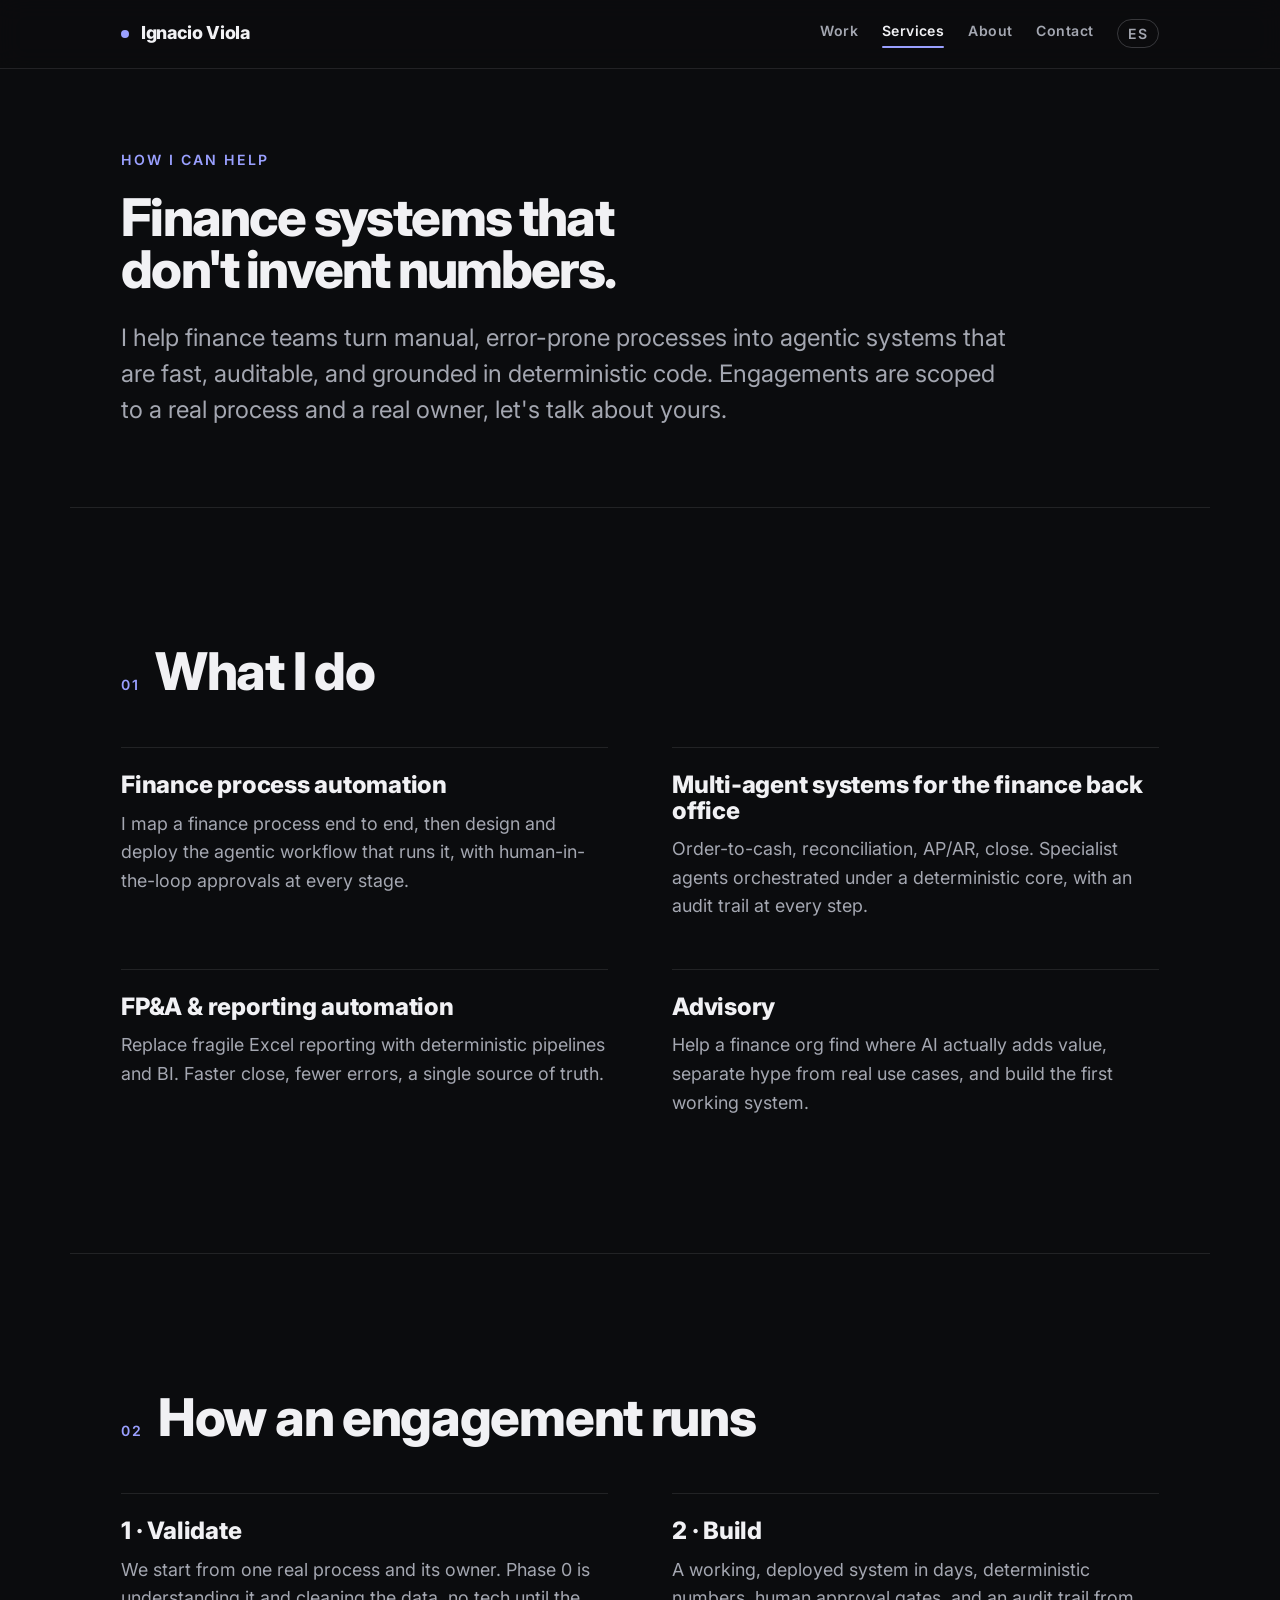
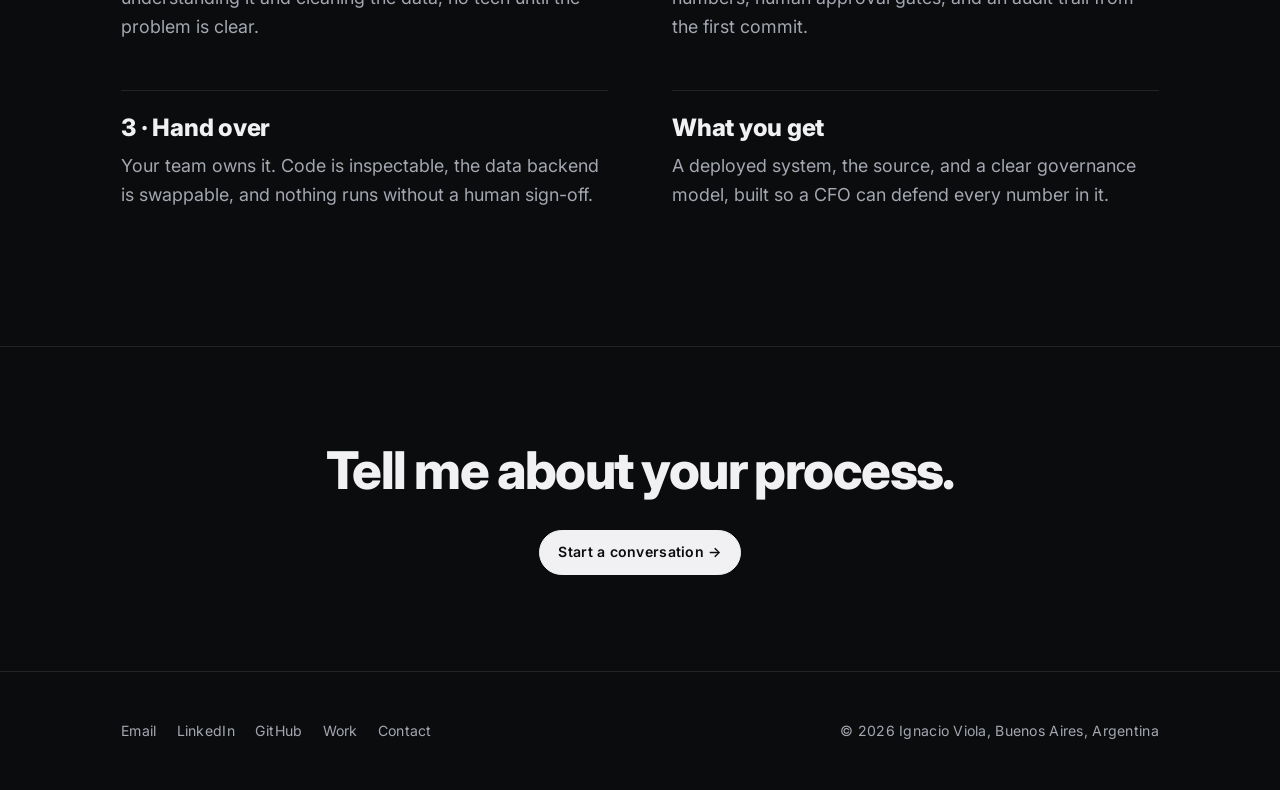
<file: services.html>
<!DOCTYPE html>
<html lang="en">
<head>
<meta charset="UTF-8">
<meta name="viewport" content="width=device-width, initial-scale=1.0">
<title>Services, Finance-AI builder · Ignacio Viola</title>
<meta name="description" content="How Ignacio Viola helps finance teams: finance process automation, multi-agent systems for the back office, FP&A and reporting automation, and advisory. Deterministic, auditable, human-in-the-loop.">
<meta name="robots" content="index, follow">
<meta name="theme-color" content="#0b0c0e">
<script>document.documentElement.classList.add('js');</script>
<link rel="canonical" href="https://ignacioviola.com/services.html">
<link rel="icon" type="image/svg+xml" href="favicon.svg">
<link rel="apple-touch-icon" href="imgs/apple-touch-icon.png">
<meta property="og:type" content="website">
<meta property="og:site_name" content="Ignacio Viola">
<meta property="og:title" content="Services, Finance-AI builder · Ignacio Viola">
<meta property="og:description" content="Finance process automation, multi-agent back-office systems, FP&A automation, advisory. Deterministic, auditable, human-in-the-loop.">
<meta property="og:url" content="https://ignacioviola.com/services.html">
<meta property="og:image" content="https://ignacioviola.com/imgs/og.jpg">
<meta name="twitter:card" content="summary_large_image">
<link rel="preconnect" href="https://fonts.googleapis.com">
<link rel="preconnect" href="https://fonts.gstatic.com" crossorigin>
<link href="https://fonts.googleapis.com/css2?family=Inter:wght@400;600;800&display=swap" rel="stylesheet">
<link rel="stylesheet" href="styles.css">
<script src="site.js" defer></script>
</head>

<body class="lang-en" id="top">
<a class="skip-link" href="#main"><span class="en">Skip to content</span><span class="es">Saltar al contenido</span></a>

<header class="site-header">
  <div class="header-inner">
    <a class="brand" href="index.html"><span class="dot" aria-hidden="true"></span>Ignacio Viola</a>
    <div class="header-right">
      <nav class="nav" id="nav" aria-label="Primary">
        <a href="work.html"><span class="en">Work</span><span class="es">Trabajo</span></a>
        <a href="services.html" aria-current="page"><span class="en">Services</span><span class="es">Servicios</span></a>
        <a href="about.html"><span class="en">About</span><span class="es">Sobre mí</span></a>
        <a href="contact.html"><span class="en">Contact</span><span class="es">Contacto</span></a>
      </nav>
      <button class="lang-toggle" id="langBtn" type="button" onclick="toggleLang()">ES</button>
      <button class="nav-toggle" id="navToggle" type="button" aria-expanded="false" aria-controls="nav" onclick="toggleNav()" aria-label="Menu">
        <svg viewBox="0 0 24 24" fill="none" stroke="currentColor" stroke-width="2" stroke-linecap="round"><path d="M3 6h18M3 12h18M3 18h18"/></svg>
      </button>
    </div>
  </div>
</header>

<main id="main">
  <section class="case-hero wrap" data-reveal>
    <p class="label label--accent"><span class="en">How I can help</span><span class="es">Cómo puedo ayudar</span></p>
    <h1 class="display"><span class="en">Finance systems that<br>don't invent numbers.</span><span class="es">Sistemas de finanzas que<br>no inventan números.</span></h1>
    <p class="lead"><span class="en">I help finance teams turn manual, error-prone processes into agentic systems that are fast, auditable, and grounded in deterministic code. Engagements are scoped to a real process and a real owner, let's talk about yours.</span><span class="es">Ayudo a equipos de finanzas a convertir procesos manuales y propensos a errores en sistemas agénticos que son rápidos, auditables y anclados en código determinista. Los trabajos se definen sobre un proceso real y un dueño real, hablemos del tuyo.</span></p>
  </section>

  <section class="section wrap" aria-labelledby="offerings" data-reveal>
    <div class="section-head"><span class="idx">01</span><h2 class="section-title" id="offerings"><span class="en">What I do</span><span class="es">Qué hago</span></h2></div>
    <div class="grid-2">
      <article class="offer">
        <h3><span class="en">Finance process automation</span><span class="es">Automatización de procesos financieros</span></h3>
        <p><span class="en">I map a finance process end to end, then design and deploy the agentic workflow that runs it, with human-in-the-loop approvals at every stage.</span><span class="es">Mapeo un proceso financiero de punta a punta, y después diseño y despliego el flujo agéntico que lo ejecuta, con aprobaciones humanas en cada etapa.</span></p>
      </article>
      <article class="offer">
        <h3><span class="en">Multi-agent systems for the finance back office</span><span class="es">Sistemas multiagente para el back office</span></h3>
        <p><span class="en">Order-to-cash, reconciliation, AP/AR, close. Specialist agents orchestrated under a deterministic core, with an audit trail at every step.</span><span class="es">Order-to-cash, conciliación, AP/AR, cierre. Agentes especialistas orquestados sobre un núcleo determinista, con trazabilidad en cada paso.</span></p>
      </article>
      <article class="offer">
        <h3><span class="en">FP&amp;A &amp; reporting automation</span><span class="es">Automatización de FP&amp;A y reporting</span></h3>
        <p><span class="en">Replace fragile Excel reporting with deterministic pipelines and BI. Faster close, fewer errors, a single source of truth.</span><span class="es">Reemplazo el reporting frágil en Excel por pipelines deterministas y BI. Cierre más rápido, menos errores, una sola fuente de verdad.</span></p>
      </article>
      <article class="offer">
        <h3><span class="en">Advisory</span><span class="es">Asesoría</span></h3>
        <p><span class="en">Help a finance org find where AI actually adds value, separate hype from real use cases, and build the first working system.</span><span class="es">Ayudo a un área de finanzas a encontrar dónde la IA realmente agrega valor, separar el hype de los casos reales, y construir el primer sistema funcionando.</span></p>
      </article>
    </div>
  </section>

  <section class="section wrap" aria-labelledby="how" data-reveal>
    <div class="section-head"><span class="idx">02</span><h2 class="section-title" id="how"><span class="en">How an engagement runs</span><span class="es">Cómo corre un proyecto</span></h2></div>
    <div class="grid-2">
      <article class="principle">
        <h3><span class="en">1 · Validate</span><span class="es">1 · Validar</span></h3>
        <p><span class="en">We start from one real process and its owner. Phase 0 is understanding it and cleaning the data, no tech until the problem is clear.</span><span class="es">Arrancamos de un proceso real y su dueño. La Fase 0 es entenderlo y limpiar los datos, nada de tecnología hasta que el problema esté claro.</span></p>
      </article>
      <article class="principle">
        <h3><span class="en">2 · Build</span><span class="es">2 · Construir</span></h3>
        <p><span class="en">A working, deployed system in days, deterministic numbers, human approval gates, and an audit trail from the first commit.</span><span class="es">Un sistema funcionando y desplegado en días, números deterministas, compuertas de aprobación humana y trazabilidad desde el primer commit.</span></p>
      </article>
      <article class="principle">
        <h3><span class="en">3 · Hand over</span><span class="es">3 · Entregar</span></h3>
        <p><span class="en">Your team owns it. Code is inspectable, the data backend is swappable, and nothing runs without a human sign-off.</span><span class="es">Tu equipo es dueño. El código es inspeccionable, el backend de datos es intercambiable, y nada corre sin firma humana.</span></p>
      </article>
      <article class="principle">
        <h3><span class="en">What you get</span><span class="es">Qué te llevás</span></h3>
        <p><span class="en">A deployed system, the source, and a clear governance model, built so a CFO can defend every number in it.</span><span class="es">Un sistema desplegado, el código, y un modelo de gobernanza claro, hecho para que un CFO pueda defender cada número.</span></p>
      </article>
    </div>
  </section>

  <section class="cta-band" data-reveal>
    <div class="wrap">
      <h2><span class="en">Tell me about your process.</span><span class="es">Contame sobre tu proceso.</span></h2>
      <a class="btn btn--solid" href="mailto:ignacioviola1984@gmail.com?subject=My%20process"><span class="en">Start a conversation →</span><span class="es">Empecemos a charlar →</span></a>
    </div>
  </section>
</main>

<footer class="site-footer">
  <div class="footer-inner">
    <nav class="footer-nav" aria-label="Footer">
      <a href="mailto:ignacioviola1984@gmail.com">Email</a>
      <a href="https://www.linkedin.com/in/ignacioviola" target="_blank" rel="noopener">LinkedIn</a>
      <a href="https://github.com/ignacioviola1984-spec" target="_blank" rel="noopener">GitHub</a>
      <a href="work.html"><span class="en">Work</span><span class="es">Trabajo</span></a>
      <a href="contact.html"><span class="en">Contact</span><span class="es">Contacto</span></a>
    </nav>
    <div class="footer-meta">© 2026 Ignacio Viola, Buenos Aires, Argentina</div>
  </div>
</footer>

</body>
</html>
</file>
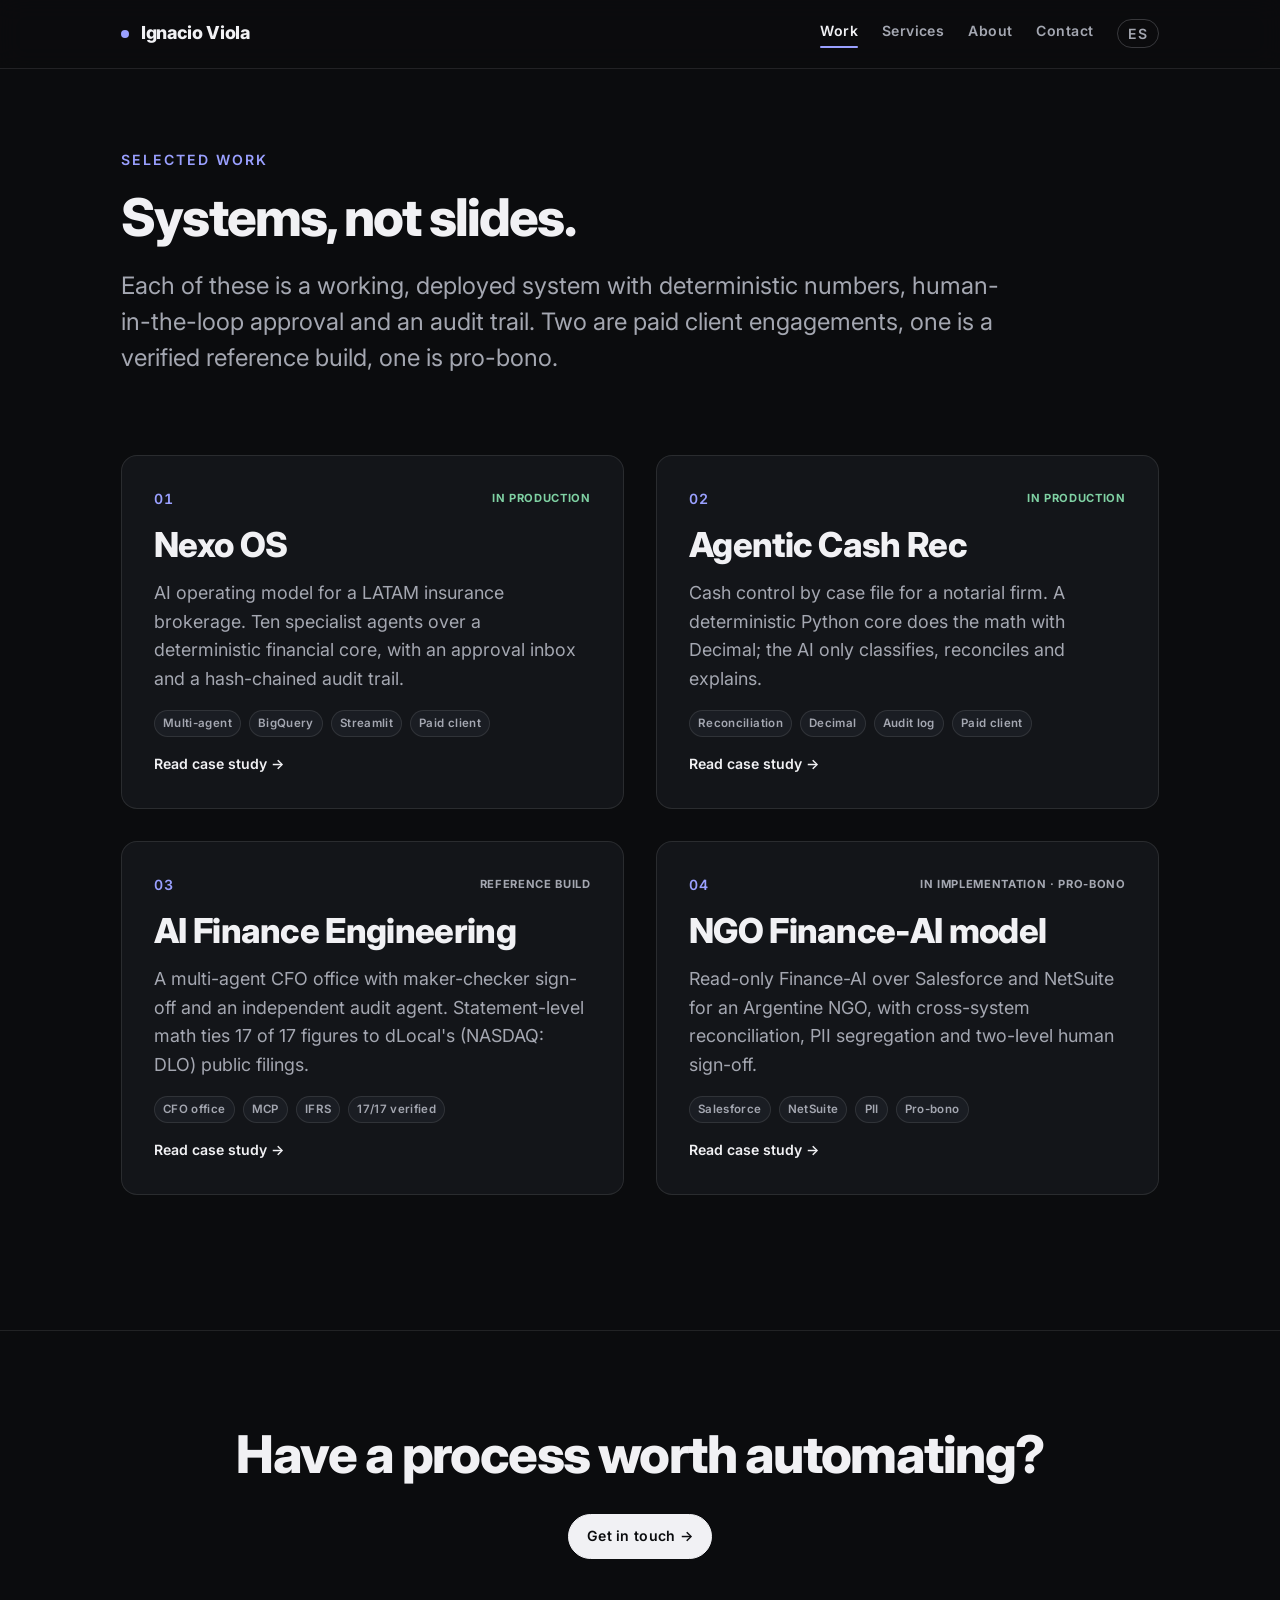
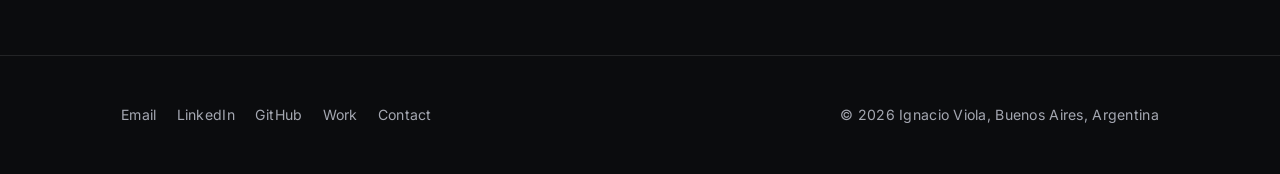
<file: work.html>
<!DOCTYPE html>
<html lang="en">
<head>
<meta charset="UTF-8">
<meta name="viewport" content="width=device-width, initial-scale=1.0">
<title>Work, Finance-AI systems · Ignacio Viola</title>
<meta name="description" content="Selected Finance-AI systems built and deployed by Ignacio Viola: Nexo OS, Agentic Cash Rec, AI Finance Engineering and a pro-bono NGO Finance-AI model. Deterministic numbers, human-in-the-loop, audit trails.">
<meta name="robots" content="index, follow">
<meta name="theme-color" content="#0b0c0e">
<script>document.documentElement.classList.add('js');</script>
<link rel="canonical" href="https://ignacioviola.com/work.html">
<link rel="icon" type="image/svg+xml" href="favicon.svg">
<link rel="apple-touch-icon" href="imgs/apple-touch-icon.png">
<meta property="og:type" content="website">
<meta property="og:site_name" content="Ignacio Viola">
<meta property="og:title" content="Work, Finance-AI systems · Ignacio Viola">
<meta property="og:description" content="Selected Finance-AI systems: Nexo OS, Agentic Cash Rec, AI Finance Engineering, NGO Finance-AI.">
<meta property="og:url" content="https://ignacioviola.com/work.html">
<meta property="og:image" content="https://ignacioviola.com/imgs/og.jpg">
<meta name="twitter:card" content="summary_large_image">
<link rel="preconnect" href="https://fonts.googleapis.com">
<link rel="preconnect" href="https://fonts.gstatic.com" crossorigin>
<link href="https://fonts.googleapis.com/css2?family=Inter:wght@400;600;800&display=swap" rel="stylesheet">
<link rel="stylesheet" href="styles.css">
<script src="site.js" defer></script>
</head>

<body class="lang-en" id="top">
<a class="skip-link" href="#main"><span class="en">Skip to content</span><span class="es">Saltar al contenido</span></a>

<header class="site-header">
  <div class="header-inner">
    <a class="brand" href="index.html"><span class="dot" aria-hidden="true"></span>Ignacio Viola</a>
    <div class="header-right">
      <nav class="nav" id="nav" aria-label="Primary">
        <a href="work.html" aria-current="page"><span class="en">Work</span><span class="es">Trabajo</span></a>
        <a href="services.html"><span class="en">Services</span><span class="es">Servicios</span></a>
        <a href="about.html"><span class="en">About</span><span class="es">Sobre mí</span></a>
        <a href="contact.html"><span class="en">Contact</span><span class="es">Contacto</span></a>
      </nav>
      <button class="lang-toggle" id="langBtn" type="button" onclick="toggleLang()">ES</button>
      <button class="nav-toggle" id="navToggle" type="button" aria-expanded="false" aria-controls="nav" onclick="toggleNav()" aria-label="Menu">
        <svg viewBox="0 0 24 24" fill="none" stroke="currentColor" stroke-width="2" stroke-linecap="round"><path d="M3 6h18M3 12h18M3 18h18"/></svg>
      </button>
    </div>
  </div>
</header>

<main id="main">
  <section class="case-hero wrap" data-reveal>
    <p class="label label--accent"><span class="en">Selected work</span><span class="es">Trabajo selecto</span></p>
    <h1 class="display"><span class="en">Systems, not slides.</span><span class="es">Sistemas, no slides.</span></h1>
    <p class="lead"><span class="en">Each of these is a working, deployed system with deterministic numbers, human-in-the-loop approval and an audit trail. Two are paid client engagements, one is a verified reference build, one is pro-bono.</span><span class="es">Cada uno es un sistema funcionando y desplegado, con números deterministas, aprobación humana en el loop y trazabilidad. Dos son clientes pagos, uno es un build de referencia verificado, uno es pro-bono.</span></p>
  </section>

  <section class="wrap" style="padding-bottom: var(--section-y)">
    <div class="work-grid">

      <a class="card" href="nexo-os.html" data-reveal>
        <div class="card-top"><span class="card-num">01</span><span class="card-status is-live"><span class="en">In production</span><span class="es">En producción</span></span></div>
        <h3>Nexo OS</h3>
        <p><span class="en">AI operating model for a LATAM insurance brokerage. Ten specialist agents over a deterministic financial core, with an approval inbox and a hash-chained audit trail.</span><span class="es">Modelo operativo de IA para un broker de seguros de LATAM. Diez agentes especialistas sobre un núcleo financiero determinista, con bandeja de aprobación y auditoría hash-encadenada.</span></p>
        <div class="tags"><span class="tag">Multi-agent</span><span class="tag">BigQuery</span><span class="tag">Streamlit</span><span class="tag">Paid client</span></div>
        <span class="card-go"><span class="en">Read case study →</span><span class="es">Ver caso →</span></span>
      </a>

      <a class="card" href="agentic-cash-rec.html" data-reveal>
        <div class="card-top"><span class="card-num">02</span><span class="card-status is-live"><span class="en">In production</span><span class="es">En producción</span></span></div>
        <h3><span class="en">Agentic Cash Rec</span><span class="es">Conciliación de caja agéntica</span></h3>
        <p><span class="en">Cash control by case file for a notarial firm. A deterministic Python core does the math with Decimal; the AI only classifies, reconciles and explains.</span><span class="es">Control de caja por expediente para un negocio notarial. Un núcleo en Python determinista hace la matemática con Decimal; la IA solo clasifica, concilia y explica.</span></p>
        <div class="tags"><span class="tag">Reconciliation</span><span class="tag">Decimal</span><span class="tag">Audit log</span><span class="tag">Paid client</span></div>
        <span class="card-go"><span class="en">Read case study →</span><span class="es">Ver caso →</span></span>
      </a>

      <a class="card" href="ai-finance-engineering.html" data-reveal>
        <div class="card-top"><span class="card-num">03</span><span class="card-status"><span class="en">Reference build</span><span class="es">Build de referencia</span></span></div>
        <h3>AI Finance Engineering</h3>
        <p><span class="en">A multi-agent CFO office with maker-checker sign-off and an independent audit agent. Statement-level math ties 17 of 17 figures to dLocal's (NASDAQ: DLO) public filings.</span><span class="es">Una oficina del CFO multiagente con sign-off maker-checker y un agente de auditoría independiente. La matemática a nivel de estados ata 17 de 17 cifras a los reportes públicos de dLocal (NASDAQ: DLO).</span></p>
        <div class="tags"><span class="tag">CFO office</span><span class="tag">MCP</span><span class="tag">IFRS</span><span class="tag">17/17 verified</span></div>
        <span class="card-go"><span class="en">Read case study →</span><span class="es">Ver caso →</span></span>
      </a>

      <a class="card" href="ngo-foundation.html" data-reveal>
        <div class="card-top"><span class="card-num">04</span><span class="card-status"><span class="en">In implementation · pro-bono</span><span class="es">En implementación · pro-bono</span></span></div>
        <h3><span class="en">NGO Finance-AI model</span><span class="es">Modelo Finance-AI para ONG</span></h3>
        <p><span class="en">Read-only Finance-AI over Salesforce and NetSuite for an Argentine NGO, with cross-system reconciliation, PII segregation and two-level human sign-off.</span><span class="es">Finance-AI read-only sobre Salesforce y NetSuite para una ONG argentina, con conciliación cross-system, segregación de PII y sign-off humano de dos niveles.</span></p>
        <div class="tags"><span class="tag">Salesforce</span><span class="tag">NetSuite</span><span class="tag">PII</span><span class="tag">Pro-bono</span></div>
        <span class="card-go"><span class="en">Read case study →</span><span class="es">Ver caso →</span></span>
      </a>

    </div>
  </section>

  <section class="cta-band" data-reveal>
    <div class="wrap">
      <h2><span class="en">Have a process worth automating?</span><span class="es">¿Tenés un proceso que valga la pena automatizar?</span></h2>
      <a class="btn btn--solid" href="contact.html"><span class="en">Get in touch →</span><span class="es">Hablemos →</span></a>
    </div>
  </section>
</main>

<footer class="site-footer">
  <div class="footer-inner">
    <nav class="footer-nav" aria-label="Footer">
      <a href="mailto:ignacioviola1984@gmail.com">Email</a>
      <a href="https://www.linkedin.com/in/ignacioviola" target="_blank" rel="noopener">LinkedIn</a>
      <a href="https://github.com/ignacioviola1984-spec" target="_blank" rel="noopener">GitHub</a>
      <a href="work.html"><span class="en">Work</span><span class="es">Trabajo</span></a>
      <a href="contact.html"><span class="en">Contact</span><span class="es">Contacto</span></a>
    </nav>
    <div class="footer-meta">© 2026 Ignacio Viola, Buenos Aires, Argentina</div>
  </div>
</footer>

</body>
</html>
</file>
<file: styles.css>
/* ============================================================
   IGNACIO VIOLA — PORTFOLIO
   Multi-page, production-grade. Sober dark, one typeface (Inter),
   one accent. Design tokens only — no loose values.
   ============================================================ */

/* ---------- design tokens ---------- */
:root {
  /* color — dark, sober, single accent */
  --bg:          #0b0c0e;
  --surface:     #131519;
  --surface-2:   #1a1d23;
  --ink:         #f1f1f4;
  --ink-muted:   #a4a7b1;   /* >7:1 on --bg, passes AA */
  --line:        rgba(241, 241, 244, 0.10);
  --line-strong: rgba(241, 241, 244, 0.20);
  --accent:      #9aa0ff;   /* soft periwinkle, used sparingly */
  --accent-dim:  rgba(154, 160, 255, 0.14);
  --accent-ink:  #0b0c0e;   /* text on accent fills */
  --ok:          #7fd1a3;

  /* typography — one family, hierarchy by weight + size + tracking */
  --font: "Inter", system-ui, -apple-system, Segoe UI, Roboto, sans-serif;
  --step--1: clamp(0.80rem, 0.77rem + 0.15vw, 0.88rem);
  --step-0:  clamp(1.00rem, 0.96rem + 0.20vw, 1.13rem);
  --step-1:  clamp(1.20rem, 1.10rem + 0.50vw, 1.55rem);
  --step-2:  clamp(1.55rem, 1.35rem + 1.00vw, 2.30rem);
  --step-3:  clamp(2.05rem, 1.65rem + 2.00vw, 3.40rem);
  --step-4:  clamp(2.55rem, 1.55rem + 5.00vw, 5.20rem);

  /* spacing scale (4px base) */
  --space-1: 0.25rem;
  --space-2: 0.5rem;
  --space-3: 0.75rem;
  --space-4: 1rem;
  --space-5: 1.25rem;
  --space-6: 1.5rem;
  --space-8: 2rem;
  --space-10: 2.5rem;
  --space-12: 3rem;
  --space-16: 4rem;
  --space-24: 6rem;
  --section-y: clamp(4rem, 3rem + 8vw, 8.5rem);

  /* layout */
  --max: 1140px;
  --measure: 68ch;
  --gutter: clamp(1.25rem, 0.8rem + 3vw, 3.5rem);

  /* shape + motion */
  --radius: 16px;
  --radius-sm: 10px;
  --ease: cubic-bezier(0.22, 0.61, 0.36, 1);
  --t-fast: 160ms;
  --t: 240ms;
}

/* ---------- reset ---------- */
*, *::before, *::after { box-sizing: border-box; }
* { margin: 0; }

html { scroll-behavior: smooth; -webkit-text-size-adjust: 100%; scroll-padding-top: 5rem; }

body {
  background: var(--bg);
  color: var(--ink);
  font-family: var(--font);
  font-size: var(--step-0);
  line-height: 1.6;
  font-weight: 400;
  -webkit-font-smoothing: antialiased;
  text-rendering: optimizeLegibility;
  overflow-x: hidden;
}

img, svg { display: block; max-width: 100%; }
a { color: inherit; text-decoration: none; }
::selection { background: var(--accent); color: var(--accent-ink); }

/* i18n: default English; body.lang-es flips it */
body.lang-es .en { display: none; }
body.lang-en .es { display: none; }

/* ---------- typography roles ---------- */
.label {
  font-size: var(--step--1);
  font-weight: 600;
  letter-spacing: 0.14em;
  text-transform: uppercase;
  color: var(--ink-muted);
}
.label--accent { color: var(--accent); }

h1, h2, h3 { line-height: 1.06; font-weight: 800; letter-spacing: -0.02em; }

.display { font-size: var(--step-4); line-height: 1.0; letter-spacing: -0.035em; }
.section-title { font-size: var(--step-3); letter-spacing: -0.025em; }

p { max-width: var(--measure); }
.lead { font-size: var(--step-1); color: var(--ink-muted); line-height: 1.5; font-weight: 400; max-width: 60ch; }
.muted { color: var(--ink-muted); }
.accent { color: var(--accent); }

/* ---------- layout primitives ---------- */
.wrap { max-width: var(--max); margin-inline: auto; padding-inline: var(--gutter); }
.section { padding-block: var(--section-y); border-top: 1px solid var(--line); }
.section--flush { border-top: 0; }

.section-head { display: flex; align-items: baseline; gap: var(--space-4); margin-bottom: var(--space-12); }
.section-head .idx { font-size: var(--step--1); font-weight: 600; color: var(--accent); letter-spacing: 0.1em; }
.section-head .section-link { margin-left: auto; font-size: var(--step--1); font-weight: 600; color: var(--ink-muted); }
.section-head .section-link:hover { color: var(--ink); }

/* ---------- skip link (a11y) ---------- */
.skip-link {
  position: absolute; left: -9999px; top: 0; z-index: 100;
  background: var(--ink); color: var(--bg); padding: var(--space-3) var(--space-5);
  border-radius: 0 0 var(--radius-sm) 0; font-weight: 600;
}
.skip-link:focus { left: 0; }

/* ---------- header ---------- */
.site-header {
  position: sticky; top: 0; z-index: 50;
  background: color-mix(in srgb, var(--bg) 82%, transparent);
  backdrop-filter: blur(12px); -webkit-backdrop-filter: blur(12px);
  border-bottom: 1px solid var(--line);
}
.header-inner {
  max-width: var(--max); margin-inline: auto;
  padding: var(--space-4) var(--gutter);
  display: flex; align-items: center; justify-content: space-between; gap: var(--space-4);
}
.brand { font-weight: 800; letter-spacing: -0.02em; font-size: var(--step-0); display: inline-flex; align-items: center; gap: var(--space-3); }
.brand .dot { width: 0.5rem; height: 0.5rem; border-radius: 50%; background: var(--accent); }

.header-right { display: flex; align-items: center; gap: var(--space-6); }
.nav { display: flex; gap: var(--space-6); }
.nav a {
  font-size: var(--step--1); font-weight: 600; letter-spacing: 0.03em;
  color: var(--ink-muted); transition: color var(--t-fast) var(--ease);
  padding-block: var(--space-1);
}
.nav a:hover { color: var(--ink); }
.nav a[aria-current="page"] { color: var(--ink); }
.nav a[aria-current="page"]::after {
  content: ""; display: block; height: 2px; background: var(--accent);
  border-radius: 2px; margin-top: 3px;
}

.lang-toggle {
  font-family: var(--font); font-size: var(--step--1); font-weight: 600; letter-spacing: 0.06em;
  color: var(--ink-muted); background: none; border: 1px solid var(--line-strong);
  border-radius: 999px; padding: 0.35em 0.7em; cursor: pointer;
  transition: color var(--t-fast) var(--ease), border-color var(--t-fast) var(--ease);
}
.lang-toggle:hover { color: var(--ink); border-color: var(--ink); }

.nav-toggle { display: none; background: none; border: 0; color: var(--ink); cursor: pointer; padding: var(--space-2); }
.nav-toggle svg { width: 24px; height: 24px; }

/* ---------- buttons ---------- */
.btn {
  display: inline-flex; align-items: center; gap: var(--space-2);
  padding: 0.72em 1.3em; border-radius: 999px; border: 1px solid var(--line-strong);
  font-weight: 600; font-size: var(--step--1); letter-spacing: 0.02em; color: var(--ink);
  transition: border-color var(--t-fast) var(--ease), background var(--t-fast) var(--ease),
              color var(--t-fast) var(--ease), transform var(--t-fast) var(--ease);
}
.btn:hover { border-color: var(--ink); transform: translateY(-1px); }
.btn--solid { background: var(--ink); color: var(--bg); border-color: var(--ink); }
.btn--solid:hover { background: var(--accent); border-color: var(--accent); color: var(--accent-ink); }

/* ---------- focus (a11y) ---------- */
a:focus-visible, .btn:focus-visible, .nav a:focus-visible,
.lang-toggle:focus-visible, .nav-toggle:focus-visible, button:focus-visible {
  outline: 2px solid var(--accent); outline-offset: 3px; border-radius: 4px;
}

/* ---------- hero (home) ---------- */
.hero { padding-block: clamp(3.5rem, 2.5rem + 9vw, 8.5rem); }
.hero .label { margin-bottom: var(--space-6); }
.hero h1 { margin-bottom: var(--space-8); max-width: 18ch; }
.hero-sub { font-size: var(--step-1); color: var(--ink-muted); max-width: 56ch; line-height: 1.5; margin-bottom: var(--space-4); }
.hero-meta { font-size: var(--step--1); color: var(--ink-muted); letter-spacing: 0.04em; margin-bottom: var(--space-8); }
.hero-ctas { display: flex; flex-wrap: wrap; gap: var(--space-3); }

/* ---------- proof strip ---------- */
.proof { display: flex; flex-wrap: wrap; align-items: center; gap: var(--space-3) var(--space-6); }
.proof .label { width: 100%; margin-bottom: var(--space-2); }
.proof span:not(.label) { font-weight: 700; letter-spacing: -0.01em; color: var(--ink); font-size: var(--step-1); opacity: 0.85; }
.proof .sep { color: var(--line-strong); opacity: 1; font-weight: 400; }

/* ---------- method / offerings ---------- */
.grid-2 { display: grid; grid-template-columns: repeat(2, 1fr); gap: var(--space-12) var(--space-16); }
.principle, .offer { border-top: 1px solid var(--line); padding-top: var(--space-6); }
.principle h3, .offer h3 { font-size: var(--step-1); letter-spacing: -0.01em; margin-bottom: var(--space-3); }
.principle p, .offer p { color: var(--ink-muted); max-width: 48ch; }

.section-cta { margin-top: var(--space-16); }

/* ---------- work grid (cards) ---------- */
.work-grid { display: grid; grid-template-columns: repeat(2, 1fr); gap: var(--space-8); }
.card {
  display: flex; flex-direction: column; gap: var(--space-4);
  background: var(--surface); border: 1px solid var(--line);
  border-radius: var(--radius); padding: var(--space-8);
  transition: border-color var(--t) var(--ease), transform var(--t) var(--ease), background var(--t) var(--ease);
}
.card:hover { border-color: var(--line-strong); transform: translateY(-3px); background: var(--surface-2); }
.card-top { display: flex; align-items: center; justify-content: space-between; gap: var(--space-4); }
.card-num { font-size: var(--step--1); font-weight: 600; color: var(--accent); letter-spacing: 0.1em; font-variant-numeric: tabular-nums; }
.card-status { font-size: 0.7rem; font-weight: 700; letter-spacing: 0.06em; text-transform: uppercase; color: var(--ink-muted); }
.card-status.is-live { color: var(--ok); }
.card h3 { font-size: var(--step-2); letter-spacing: -0.02em; }
.card p { color: var(--ink-muted); font-size: var(--step-0); flex: 1; }
.card .card-go { font-size: var(--step--1); font-weight: 600; color: var(--ink); margin-top: auto; }
.card:hover .card-go { color: var(--accent); }

/* ---------- tags ---------- */
.tags { display: flex; flex-wrap: wrap; gap: var(--space-2); }
.tag {
  font-size: 0.72rem; font-weight: 600; letter-spacing: 0.03em; color: var(--ink-muted);
  background: var(--surface-2); border: 1px solid var(--line);
  border-radius: 999px; padding: 0.3em 0.7em;
}

/* ---------- case study ---------- */
.breadcrumb { font-size: var(--step--1); color: var(--ink-muted); padding-top: var(--space-8); }
.breadcrumb a:hover { color: var(--ink); }
.breadcrumb .sep { padding-inline: var(--space-2); }

.case-hero { padding-block: clamp(2.5rem, 2rem + 5vw, 5rem) var(--space-12); }
.case-hero .label { margin-bottom: var(--space-5); }
.case-hero h1 { font-size: var(--step-3); max-width: 20ch; margin-bottom: var(--space-6); }
.case-hero .lead { margin-bottom: var(--space-8); }
.case-actions { display: flex; flex-wrap: wrap; gap: var(--space-3); }

.case-meta {
  display: grid; grid-template-columns: repeat(4, 1fr); gap: var(--space-8);
  padding: var(--space-8) 0; border-block: 1px solid var(--line); margin-bottom: var(--space-16);
}
.case-meta dt { font-size: var(--step--1); color: var(--accent); font-weight: 600; letter-spacing: 0.08em; text-transform: uppercase; margin-bottom: var(--space-2); }
.case-meta dd { font-weight: 600; letter-spacing: -0.01em; }

/* case study figure (demo screenshot) */
.case-figure { margin: 0 0 var(--space-16); border: 1px solid var(--line); border-radius: var(--radius); overflow: hidden; background: var(--surface); }
.case-figure img { width: 100%; height: auto; display: block; aspect-ratio: 2049 / 1281; object-fit: cover; }
.case-figure figcaption { font-size: var(--step--1); color: var(--ink-muted); padding: var(--space-3) var(--space-5); border-top: 1px solid var(--line); }

/* rich-text body for case studies */
.prose { max-width: var(--measure); }
.prose + .prose { margin-top: var(--space-12); }
.prose h2 { font-size: var(--step-2); letter-spacing: -0.02em; margin-bottom: var(--space-5); }
.prose h3 { font-size: var(--step-1); margin: var(--space-8) 0 var(--space-3); }
.prose p { color: var(--ink-muted); margin-bottom: var(--space-4); }
.prose p strong, .prose li strong { color: var(--ink); font-weight: 600; }
.prose ul { list-style: none; display: grid; gap: var(--space-3); margin-top: var(--space-4); }
.prose li { color: var(--ink-muted); padding-left: var(--space-6); position: relative; }
.prose li::before { content: ""; position: absolute; left: 0; top: 0.6em; width: 0.5rem; height: 0.5rem; border-radius: 2px; background: var(--accent); }

/* result callout */
.callout {
  background: var(--accent-dim); border: 1px solid var(--line-strong);
  border-radius: var(--radius); padding: var(--space-8); margin-block: var(--space-12); max-width: var(--measure);
}
.callout .label { color: var(--accent); margin-bottom: var(--space-3); }
.callout .big { font-size: var(--step-2); font-weight: 800; letter-spacing: -0.02em; line-height: 1.15; }
.callout p { color: var(--ink-muted); margin-top: var(--space-3); }

/* prev/next pager */
.pager { display: flex; justify-content: space-between; gap: var(--space-6); flex-wrap: wrap; }
.pager a { color: var(--ink-muted); }
.pager a:hover { color: var(--ink); }
.pager .pager-dir { font-size: var(--step--1); letter-spacing: 0.06em; text-transform: uppercase; display: block; margin-bottom: var(--space-2); }
.pager .pager-title { font-size: var(--step-1); font-weight: 700; color: var(--ink); letter-spacing: -0.01em; }
.pager .next { text-align: right; margin-left: auto; }

/* ---------- about ---------- */
.timeline { display: grid; gap: var(--space-8); max-width: 54rem; }
.role { display: grid; grid-template-columns: 13rem 1fr; gap: var(--space-2) var(--space-8); border-top: 1px solid var(--line); padding-top: var(--space-6); }
.role .org { font-weight: 700; font-size: var(--step-1); letter-spacing: -0.01em; }
.role .org .seat { display: block; font-size: var(--step--1); font-weight: 600; color: var(--ink-muted); letter-spacing: 0.01em; margin-top: var(--space-1); }
.role p { color: var(--ink-muted); }

/* ---------- contact ---------- */
.contact h1 { font-size: var(--step-4); letter-spacing: -0.03em; margin-bottom: var(--space-8); max-width: 16ch; }
.contact-links { display: grid; gap: var(--space-4); margin-bottom: var(--space-12); max-width: 40rem; }
.contact-row { display: flex; align-items: baseline; gap: var(--space-4); flex-wrap: wrap; border-top: 1px solid var(--line); padding-top: var(--space-4); }
.contact-row .label { min-width: 7rem; }
.contact-row a { font-size: var(--step-1); font-weight: 600; letter-spacing: -0.01em; transition: color var(--t-fast) var(--ease); }
.contact-row a:hover { color: var(--accent); }

/* ---------- CTA band ---------- */
.cta-band { text-align: center; padding-block: var(--space-24); border-top: 1px solid var(--line); }
.cta-band h2 { font-size: var(--step-3); letter-spacing: -0.03em; margin-bottom: var(--space-8); }

/* ---------- footer ---------- */
.site-footer { border-top: 1px solid var(--line); padding-block: var(--space-12); }
.footer-inner { max-width: var(--max); margin-inline: auto; padding-inline: var(--gutter); display: flex; justify-content: space-between; align-items: center; flex-wrap: wrap; gap: var(--space-6); }
.footer-nav { display: flex; flex-wrap: wrap; gap: var(--space-5); font-size: var(--step--1); color: var(--ink-muted); letter-spacing: 0.02em; }
.footer-nav a:hover { color: var(--ink); }
.footer-meta { font-size: var(--step--1); color: var(--ink-muted); letter-spacing: 0.02em; }

/* ---------- TODO badge (visible in-page, dev only) ---------- */
.todo { display: inline-block; background: #ffcf5e; color: #2a2300; font-size: 0.68rem; font-weight: 700; letter-spacing: 0.04em; text-transform: uppercase; padding: 0.15em 0.55em; border-radius: 6px; vertical-align: middle; margin-left: 0.4em; }

/* ---------- 404 ---------- */
.error-page { min-height: 56vh; display: grid; place-content: center; text-align: center; gap: var(--space-6); }
.error-page .code { font-size: var(--step-4); font-weight: 800; letter-spacing: -0.03em; }

/* ---------- reveal ---------- */
html.js .reveal { opacity: 0; transform: translateY(18px); transition: opacity 0.7s var(--ease), transform 0.7s var(--ease); will-change: opacity, transform; }
html.js .reveal.is-visible { opacity: 1; transform: none; }

/* ---------- reduced motion ---------- */
@media (prefers-reduced-motion: reduce) {
  html { scroll-behavior: auto; }
  .reveal { opacity: 1 !important; transform: none !important; transition: none; }
  * { animation-duration: 0.01ms !important; transition-duration: 0.01ms !important; }
}

/* ---------- responsive ---------- */
@media (max-width: 900px) {
  .grid-2 { grid-template-columns: 1fr; gap: var(--space-8); }
  .work-grid { grid-template-columns: 1fr; }
  .case-meta { grid-template-columns: repeat(2, 1fr); gap: var(--space-6); }
  .role { grid-template-columns: 1fr; gap: var(--space-2); }
}

@media (max-width: 680px) {
  .nav-toggle { display: inline-flex; }
  .nav {
    position: fixed; inset: 4rem 0 auto 0; flex-direction: column; gap: 0;
    background: var(--surface); border-bottom: 1px solid var(--line);
    padding: var(--space-4) var(--gutter) var(--space-6);
    transform: translateY(-120%); transition: transform var(--t) var(--ease);
  }
  body.nav-open .nav { transform: none; }
  .nav a { padding-block: var(--space-3); border-bottom: 1px solid var(--line); }
  .nav a[aria-current="page"]::after { display: none; }
  .case-meta { grid-template-columns: 1fr; }
  .display { overflow-wrap: break-word; }
  .pager .next { text-align: left; }
}
</file>
